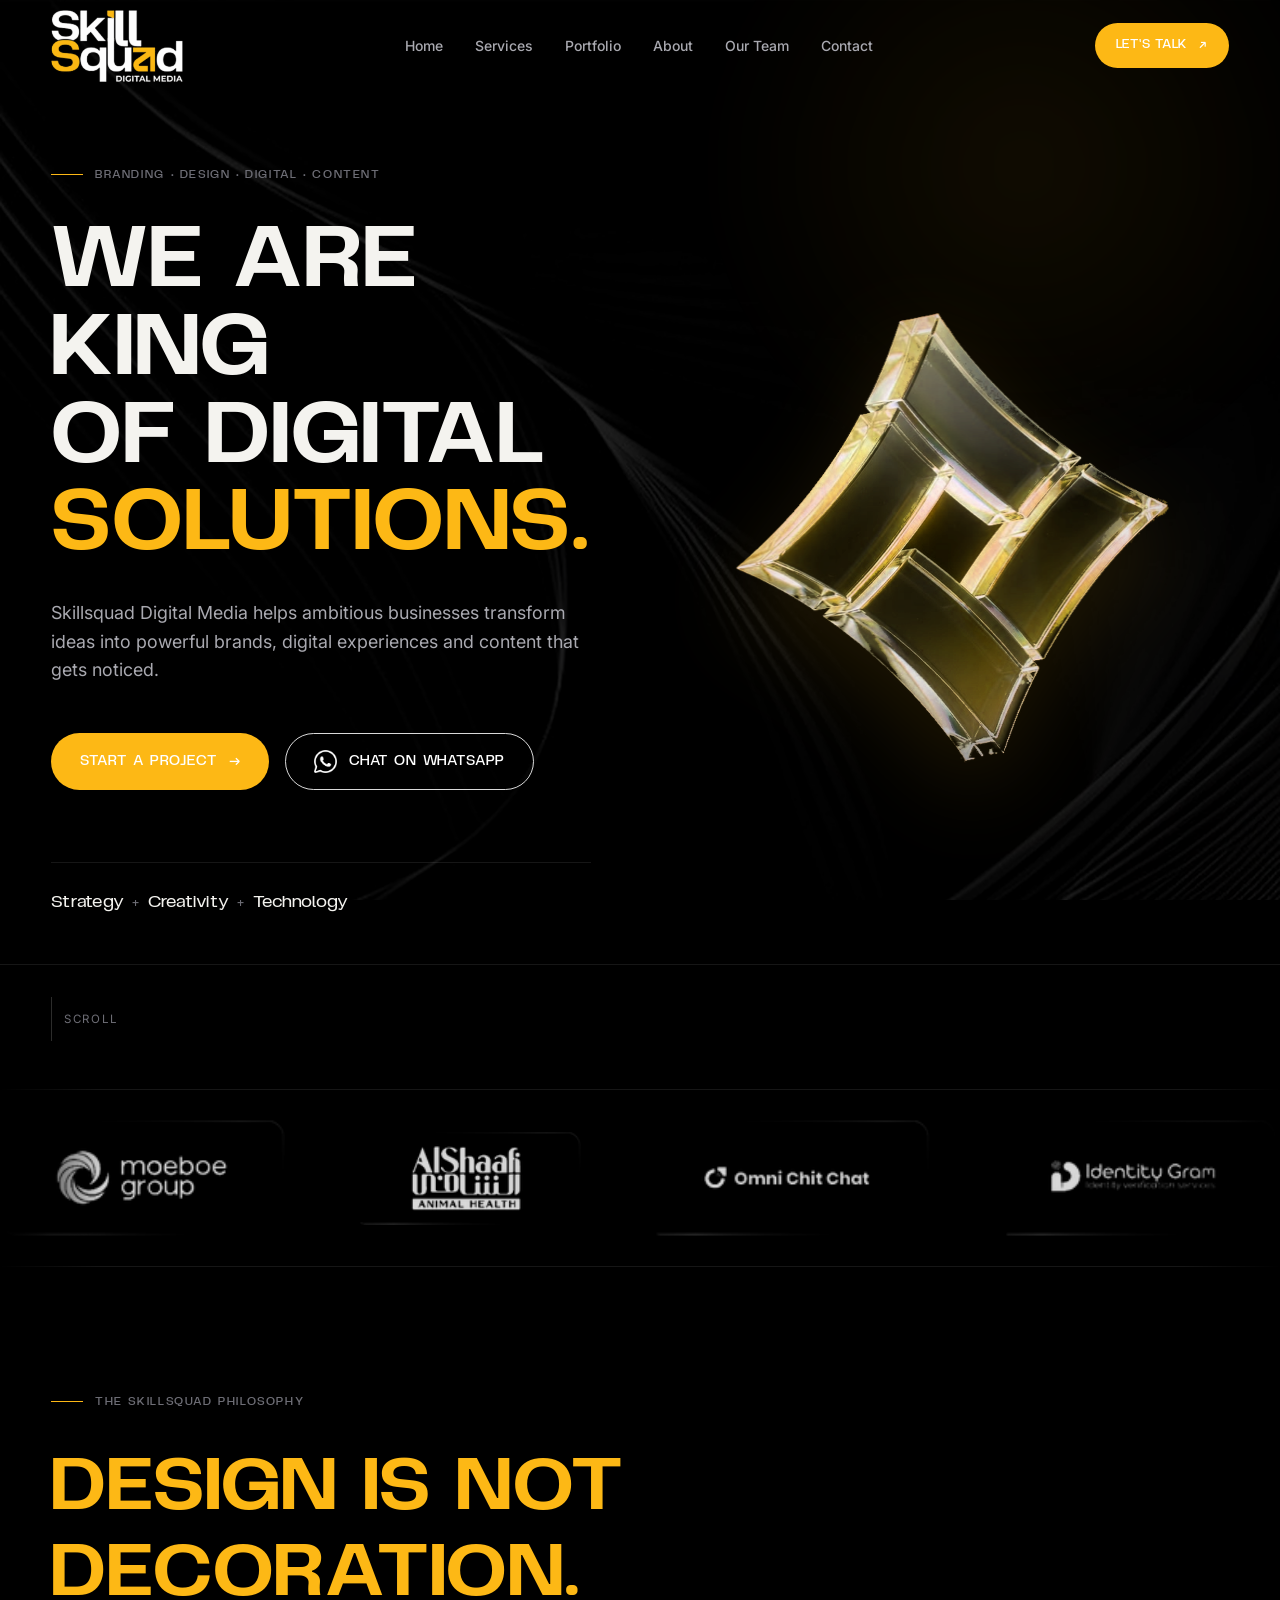
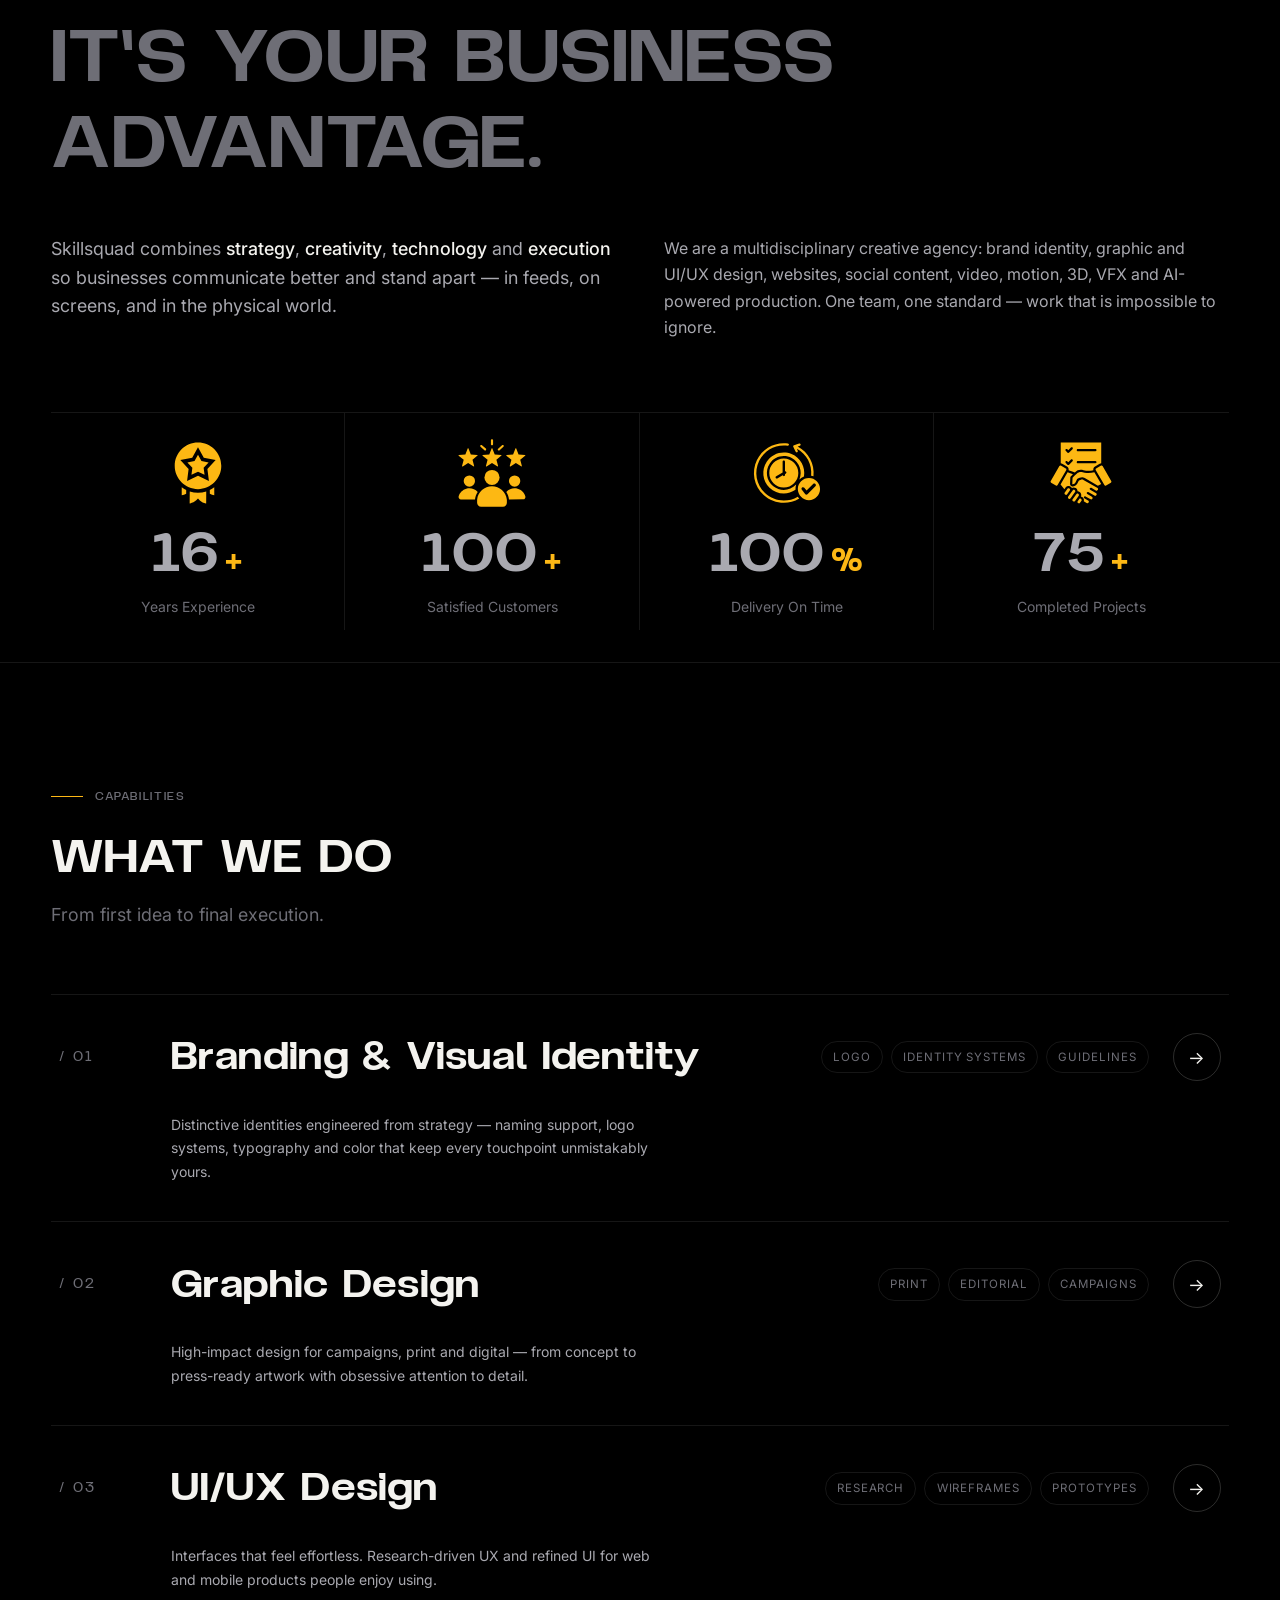
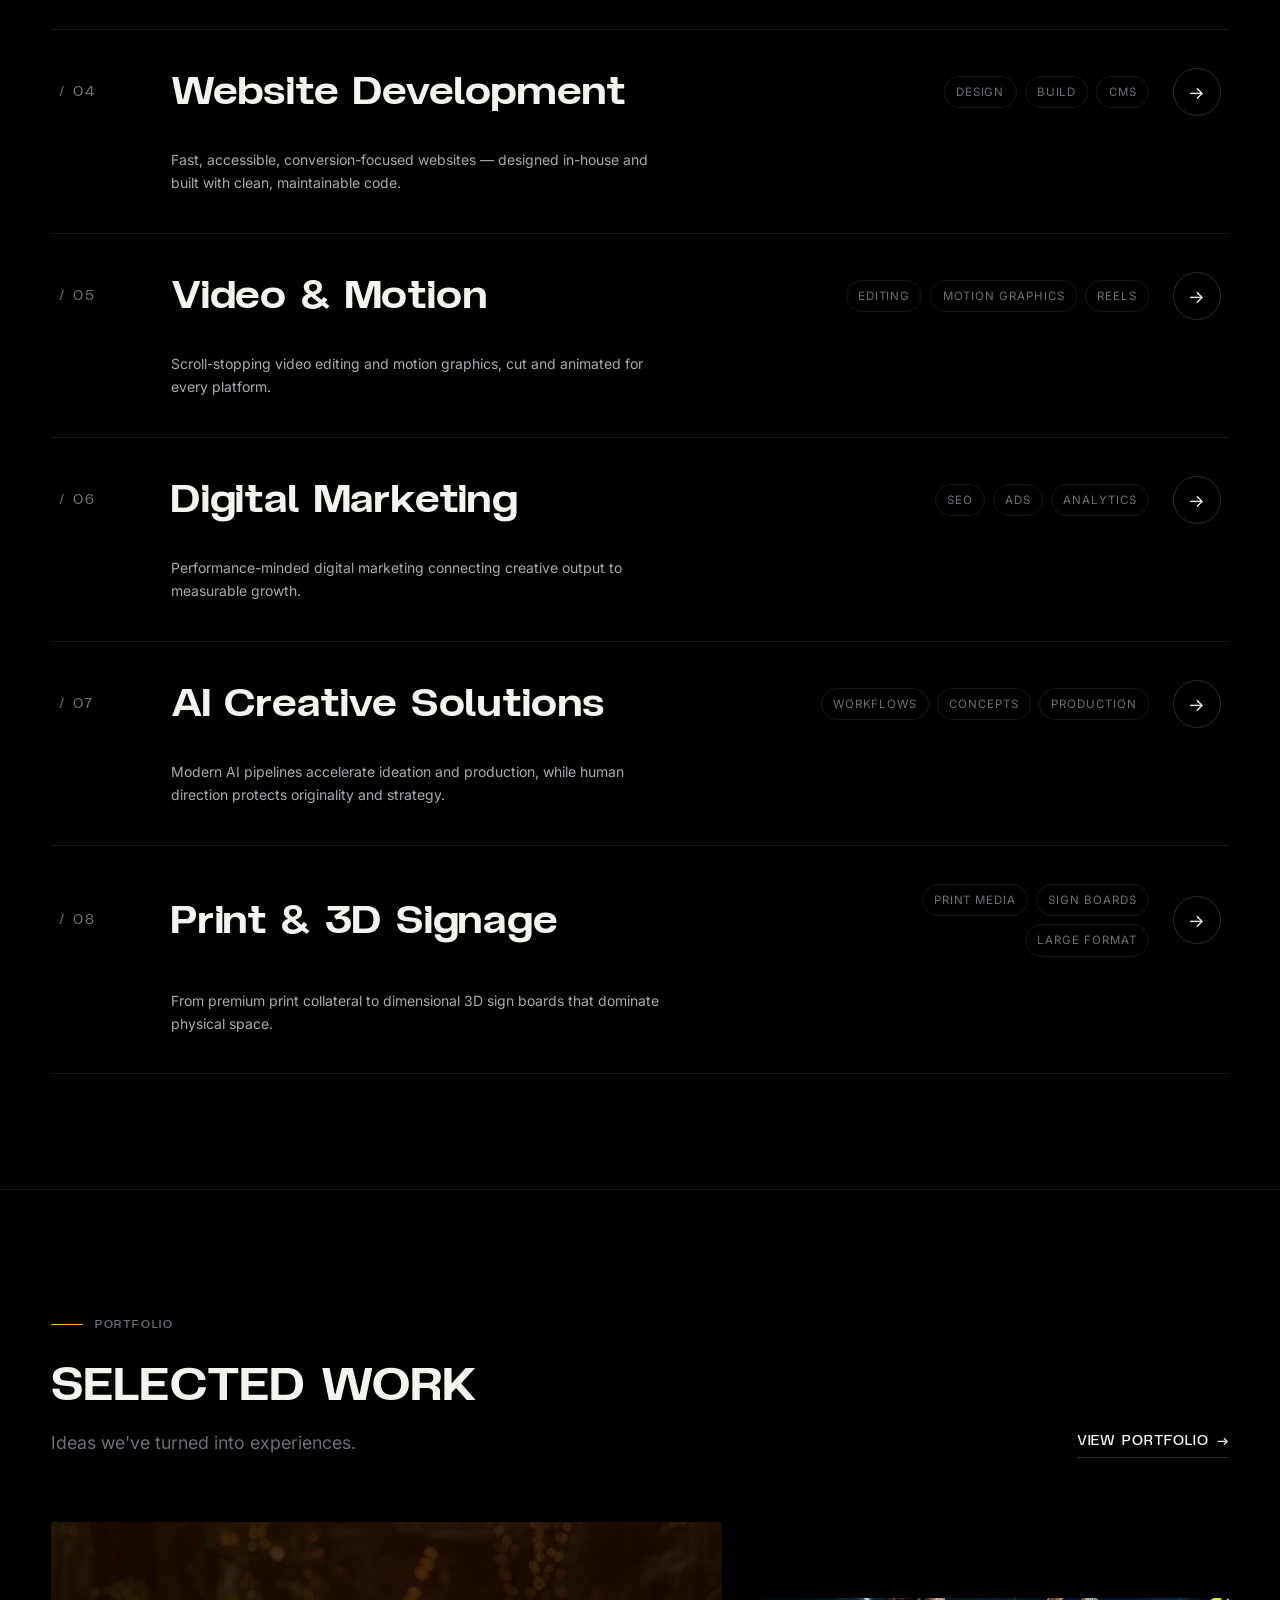
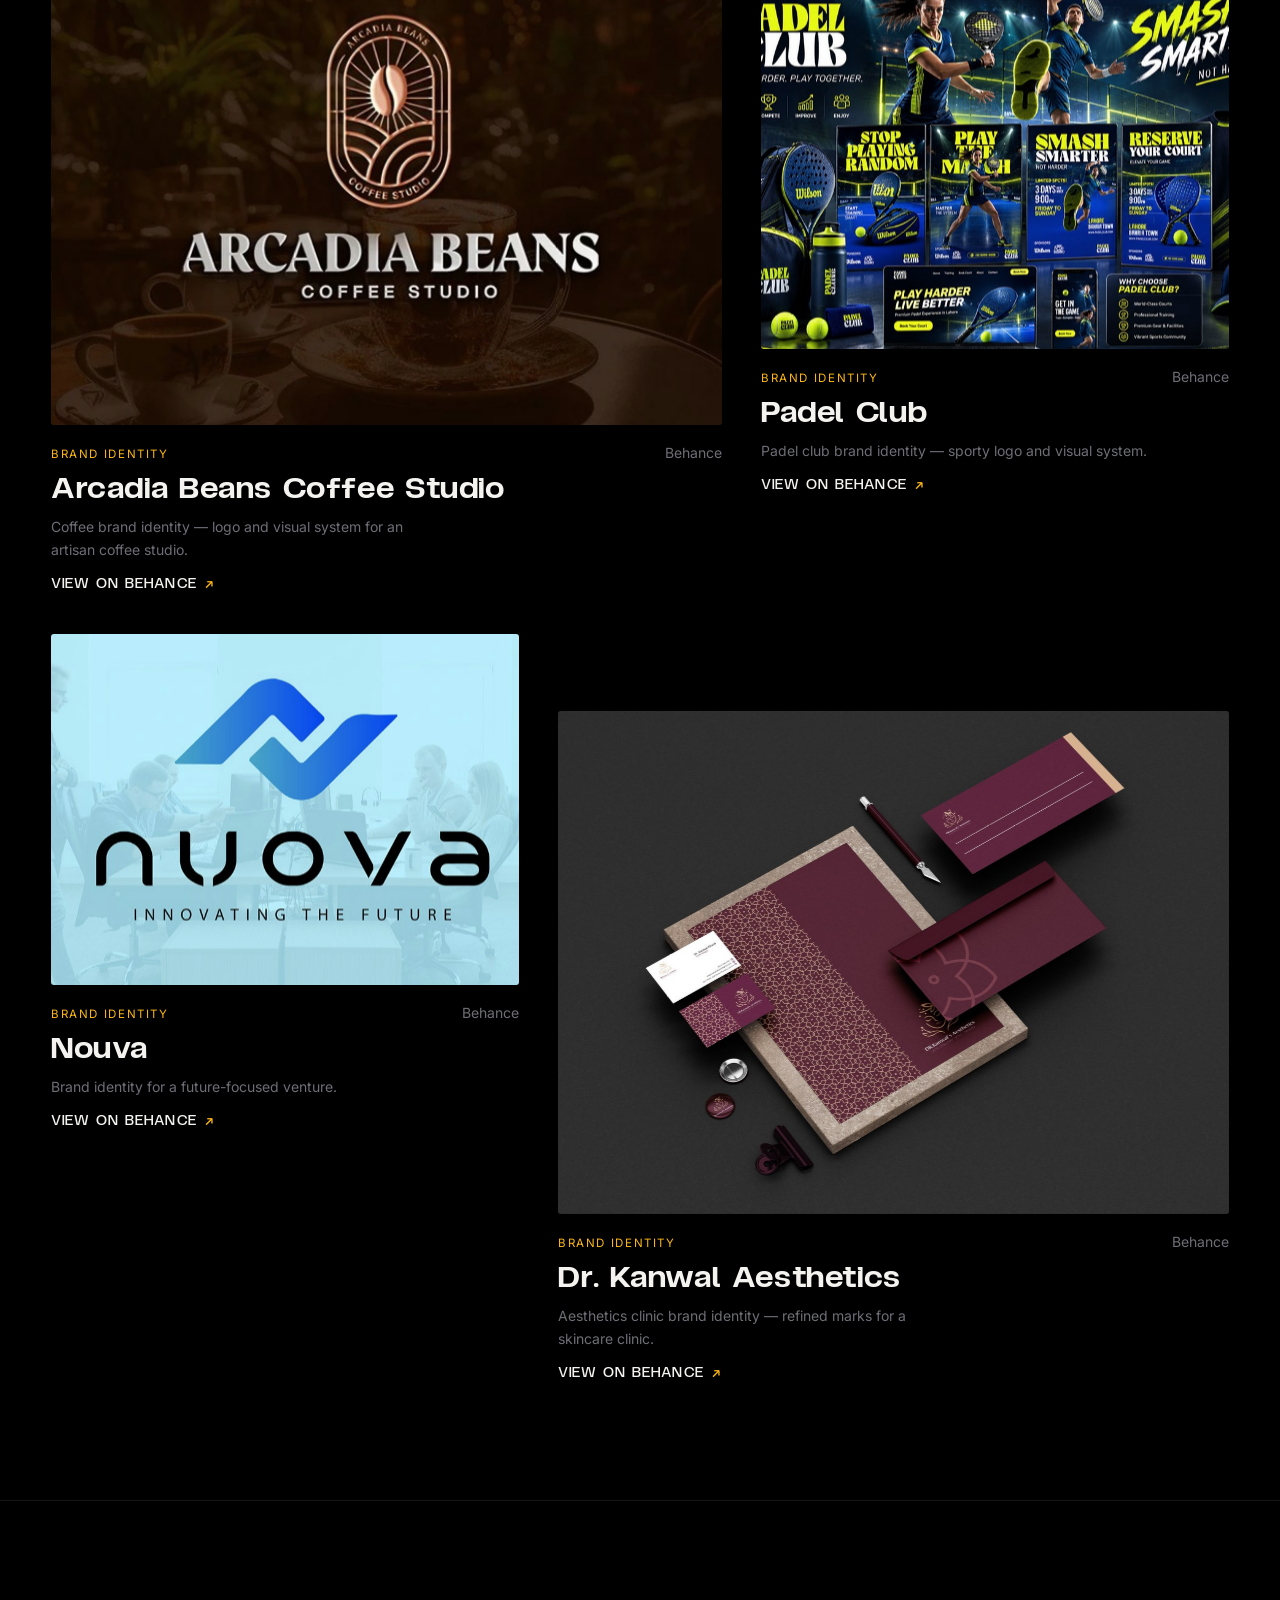
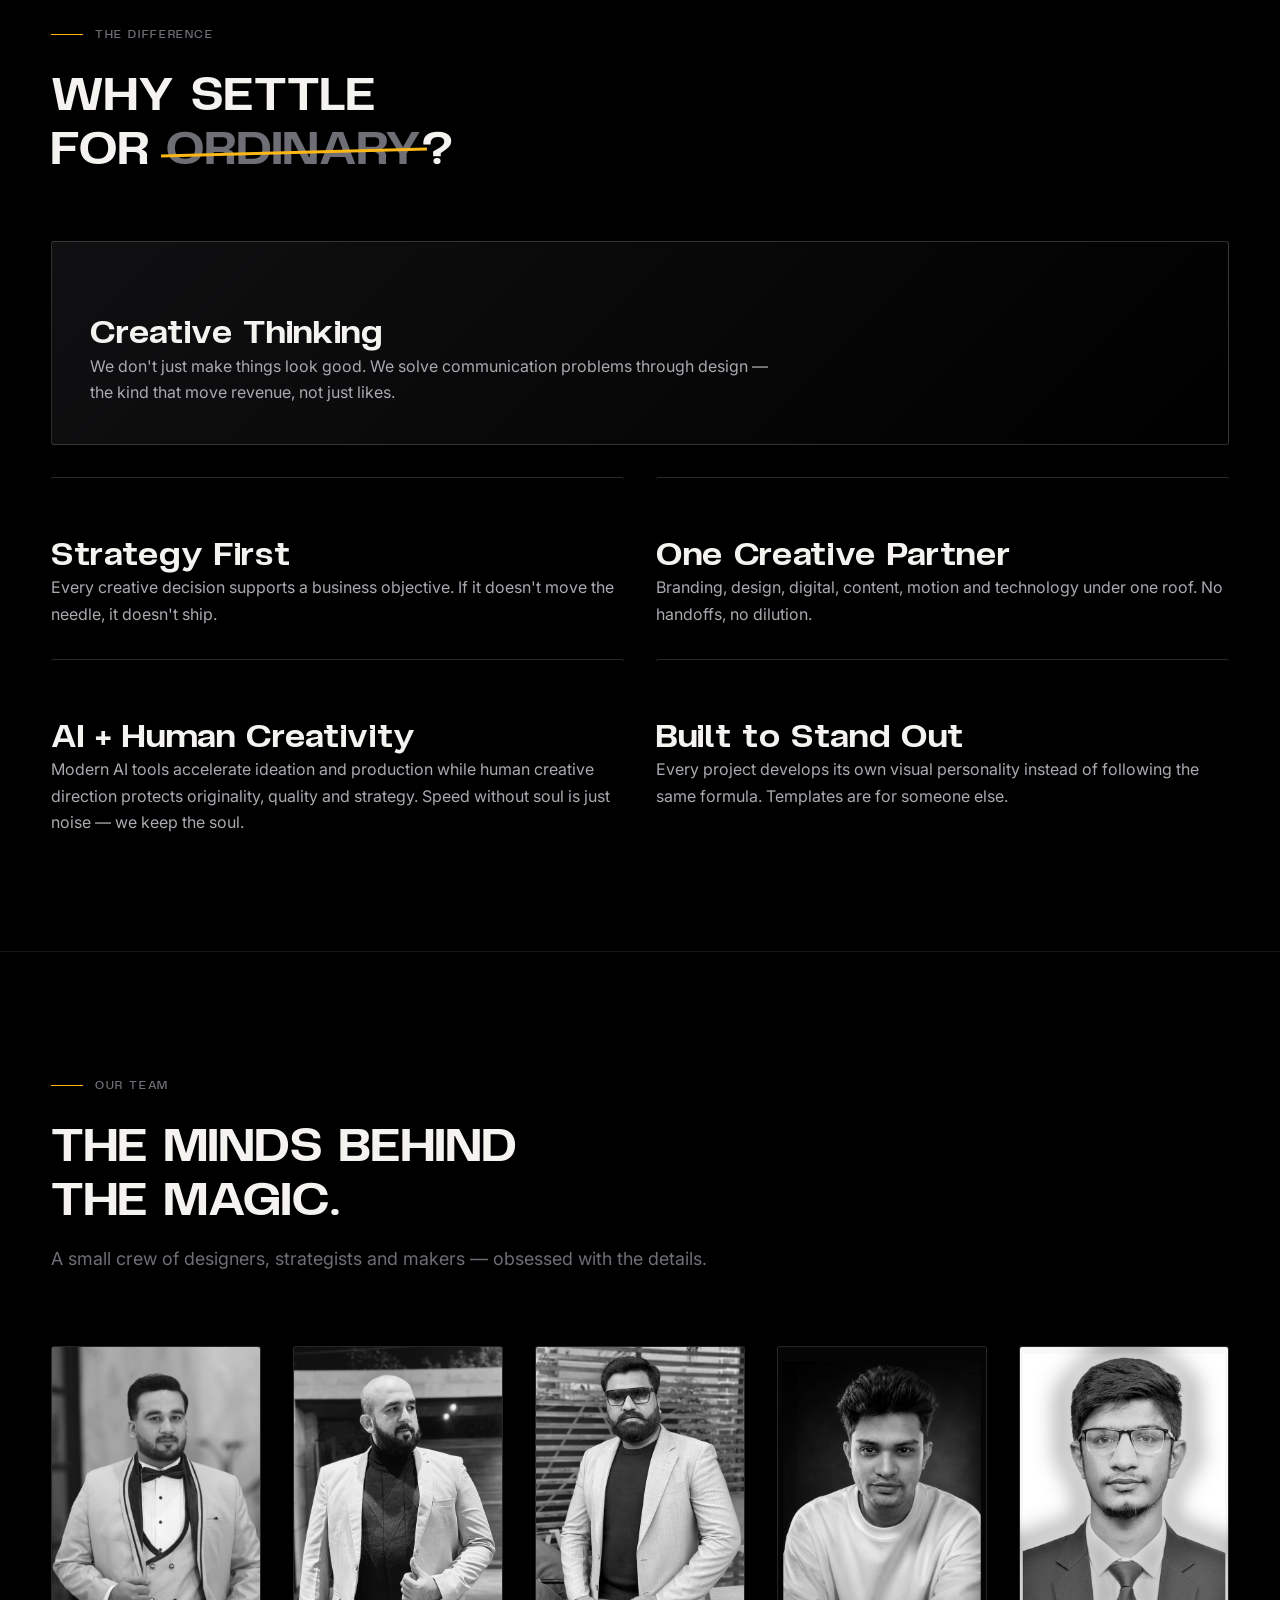
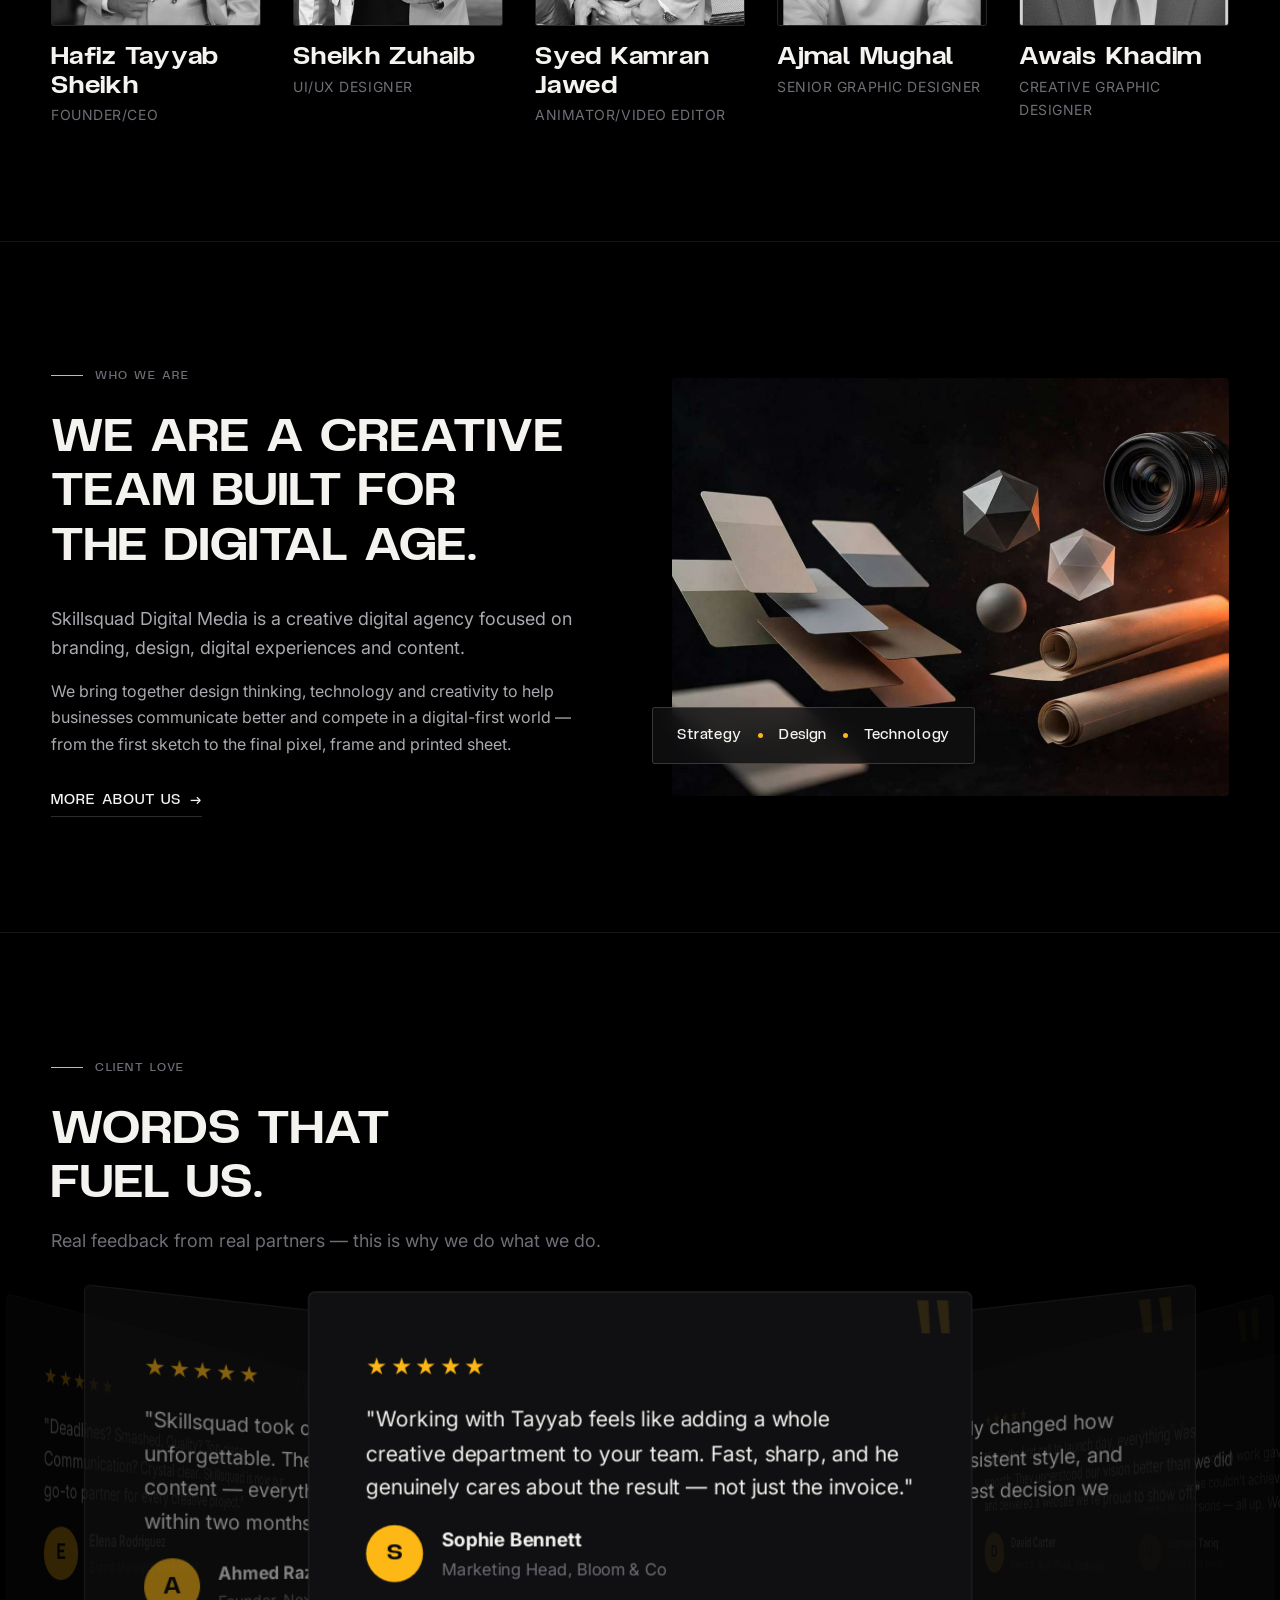
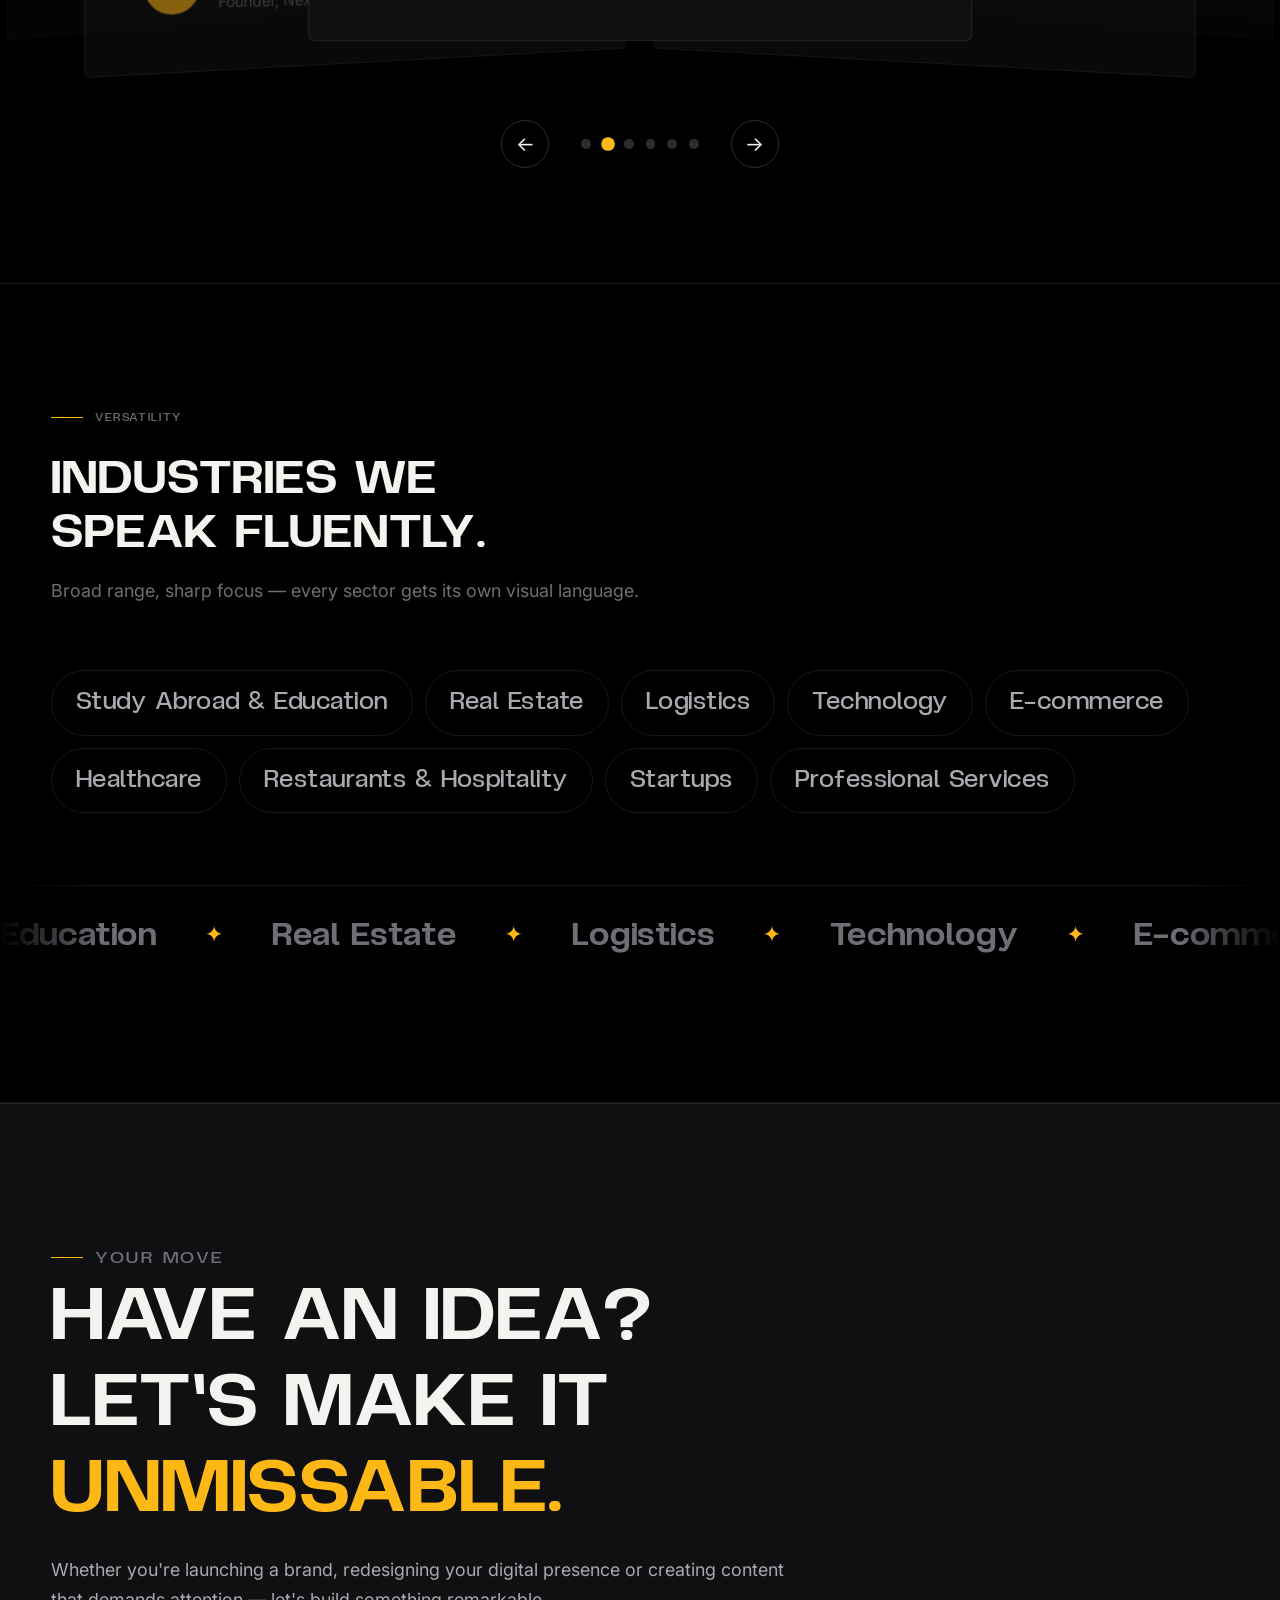
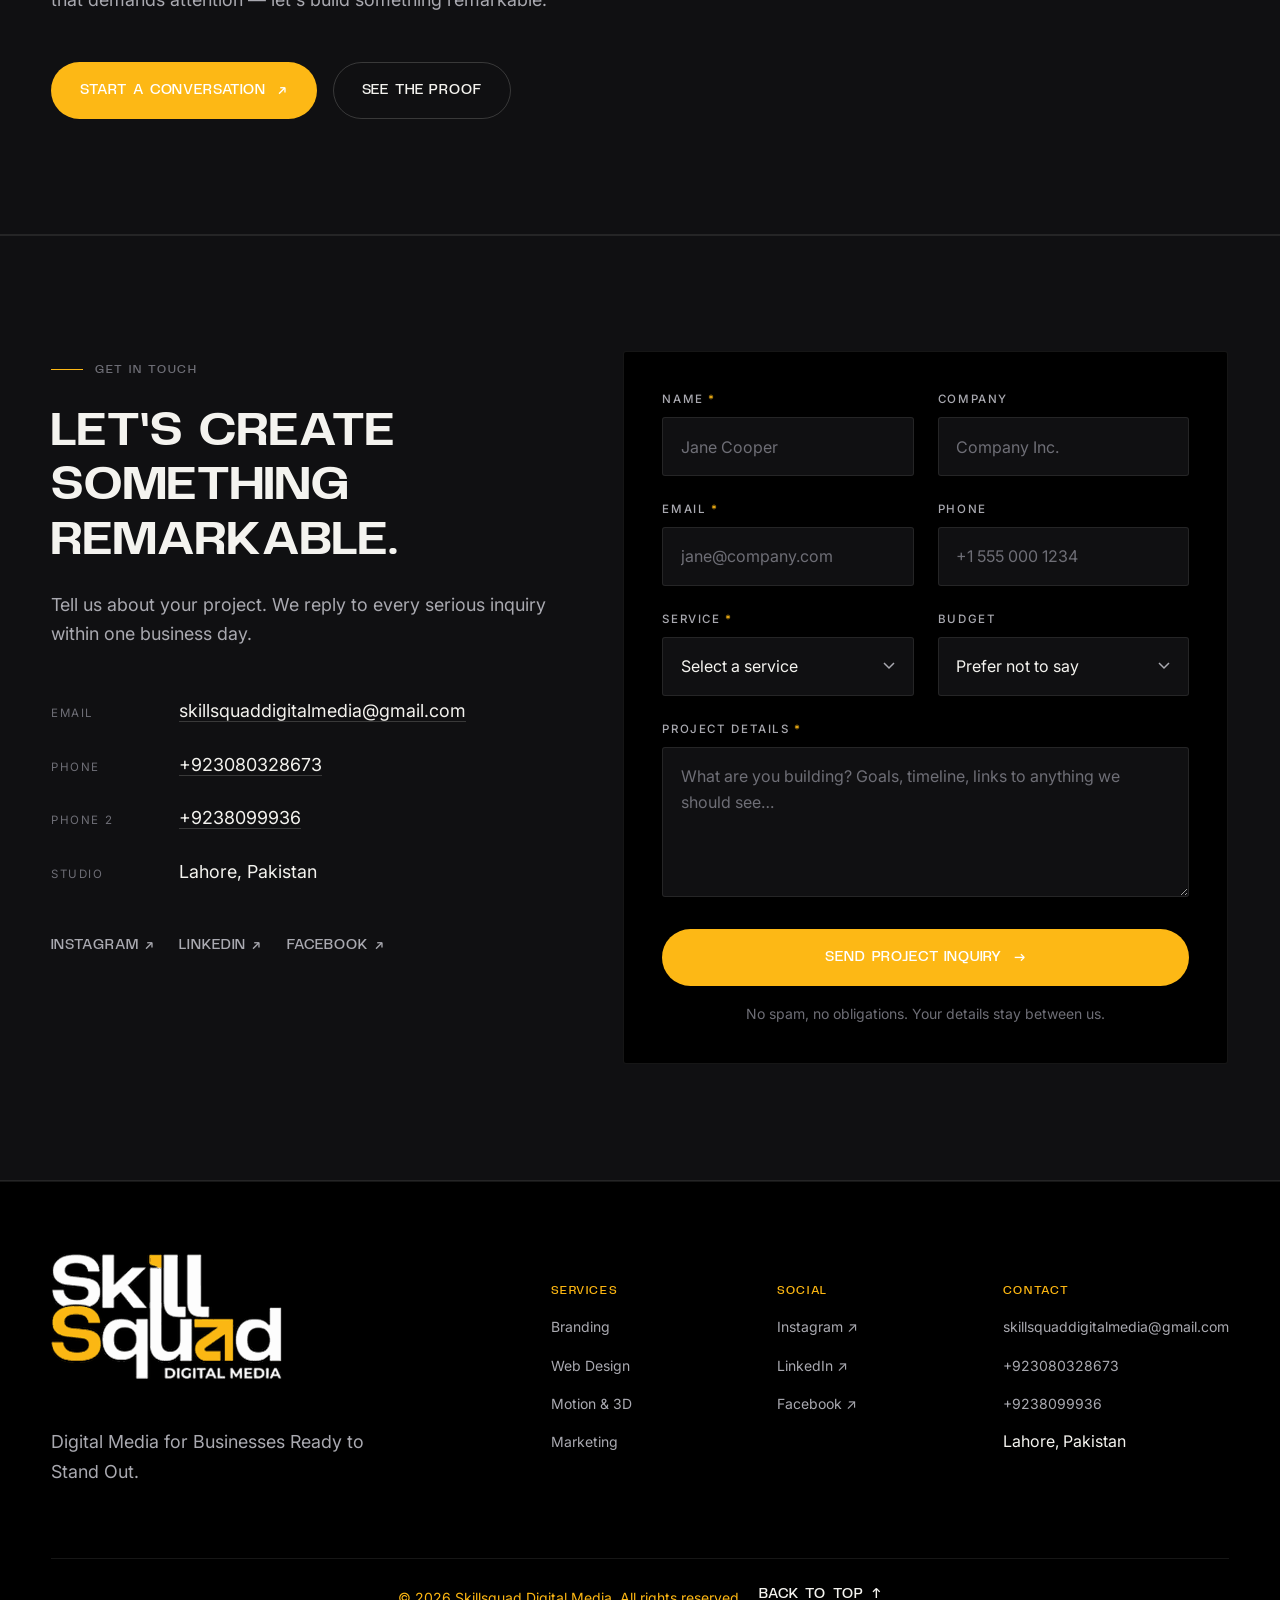
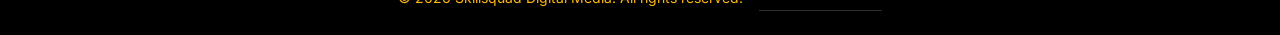
<file: index.html>
<!DOCTYPE html>
<html lang="en">
<head>
  <meta charset="UTF-8">
  <meta name="viewport" content="width=device-width, initial-scale=1.0">
  <!-- Google Analytics 4 -->
  <script async src="https://www.googletagmanager.com/gtag/js?id=G-VV6SNP16XB"></script>
  <script>
    window.dataLayer = window.dataLayer || [];
    function gtag(){dataLayer.push(arguments);}
    gtag('js', new Date());
    gtag('config', 'G-VV6SNP16XB');
  </script>
  <title>Skillsquad Digital Media | Creative Agency in Lahore</title>
  <meta name="description" content="Lahore-based creative digital agency offering branding, graphic design, UI/UX, web development, digital marketing, motion graphics and 3D for brands worldwide.">
  <link rel="canonical" href="https://www.skillsquaddigitalmedia.com/">
  <meta name="google-site-verification" content="O4JrinlKMXCjAufDonmi9CXQlox5dkXu4BDdYUxJEtE">
  <meta name="yandex-verification" content="985972ddcd9dbda6">
  <meta name="msvalidate.01" content="A5D39904EFCDC2A9338D43A8A769AC86">

  <!-- Open Graph -->
  <meta property="og:type" content="website">
  <meta property="og:site_name" content="Skillsquad Digital Media">
  <meta property="og:locale" content="en_US">
  <meta property="og:url" content="https://www.skillsquaddigitalmedia.com/">
  <meta property="og:title" content="Skillsquad Digital Media | Creative Agency in Lahore">
  <meta property="og:description" content="We make brands impossible to ignore. Branding, design, digital, content, one creative partner in Lahore, Pakistan.">
  <meta property="og:image" content="https://www.skillsquaddigitalmedia.com/assets/img/og-cover.jpg">
  <meta property="og:image:width" content="1200">
  <meta property="og:image:height" content="630">
  <meta name="twitter:card" content="summary_large_image">
  <meta name="twitter:title" content="Skillsquad Digital Media | Creative Agency in Lahore">
  <meta name="twitter:description" content="We make brands impossible to ignore. Branding, design, digital, content, one creative partner in Lahore.">
  <meta name="twitter:image" content="https://www.skillsquaddigitalmedia.com/assets/img/og-cover.jpg">
  <meta name="theme-color" content="#0a0a0b">

  <!-- Fonts -->
  <link rel="preconnect" href="https://fonts.googleapis.com">
  <link rel="preconnect" href="https://fonts.gstatic.com" crossorigin>
  <link rel="preload" href="assets/fonts/bomstad-display-700.woff2" as="font" type="font/woff2" crossorigin>
  <link href="https://fonts.googleapis.com/css2?family=Space+Grotesk:wght@400;500;700&family=Inter:wght@400;500;600&display=swap" rel="stylesheet">

  <!-- Styles -->
  <link rel="stylesheet" href="assets/css/tokens.css">
  <link rel="stylesheet" href="assets/css/base.css">
  <link rel="stylesheet" href="assets/css/components.css">
  <link rel="stylesheet" href="assets/css/home.css">

  <link rel="preload" as="image" href="assets/img/hero-element.png" fetchpriority="high">
  <link rel="icon" type="image/svg+xml" href="assets/img/favicon.svg">

  <script type="application/ld+json">
{
  "@context": "https://schema.org",
  "@graph": [
    {
      "@type": "ProfessionalService",
      "@id": "https://www.skillsquaddigitalmedia.com/#organization",
      "name": "Skillsquad Digital Media",
      "slogan": "Digital Media for Businesses Ready to Stand Out.",
      "description": "Creative digital agency: branding, graphic design, UI/UX, web development, digital marketing, motion graphics, 3D and content.",
      "url": "https://www.skillsquaddigitalmedia.com/",
      "logo": "https://www.skillsquaddigitalmedia.com/assets/img/logo.png",
      "email": "skillsquaddigitalmedia@gmail.com",
      "telephone": "+92-308-0328673",
      "address": {
        "@type": "PostalAddress",
        "addressLocality": "Lahore",
        "addressRegion": "Punjab",
        "addressCountry": "PK",
        "streetAddress": "Johar Town"
      },
      "sameAs": [
        "https://www.behance.net/skillsdigital"
      ],
      "areaServed": "Worldwide",
      "knowsAbout": [
        "Branding",
        "UI/UX Design",
        "Web Development",
        "Video Production",
        "Digital Marketing",
        "AI Creative Solutions",
        "Print and 3D Signage"
      ],
      "founder": {
        "@type": "Person",
        "name": "Hafiz Tayyab Sheikh",
        "jobTitle": "Founder & CEO"
      }
    },
    {
      "@type": "WebSite",
      "@id": "https://www.skillsquaddigitalmedia.com/#website",
      "url": "https://www.skillsquaddigitalmedia.com/",
      "name": "Skillsquad Digital Media",
      "inLanguage": "en",
      "publisher": {
        "@id": "https://www.skillsquaddigitalmedia.com/#organization"
      }
    },
    {
      "@type": "FAQPage",
      "@id": "https://www.skillsquaddigitalmedia.com/#faq",
      "mainEntity": [
        {
          "@type": "Question",
          "name": "What services does Skillsquad Digital Media offer?",
          "acceptedAnswer": {
            "@type": "Answer",
            "text": "Branding and visual identity, graphic design, UI/UX design, website development, video and motion graphics, digital marketing, AI creative solutions, and print and 3D signage."
          }
        },
        {
          "@type": "Question",
          "name": "Where is Skillsquad Digital Media located?",
          "acceptedAnswer": {
            "@type": "Answer",
            "text": "Skillsquad Digital Media is based in Johar Town, Lahore, Pakistan, and works with clients worldwide."
          }
        },
        {
          "@type": "Question",
          "name": "How much does a project with Skillsquad cost?",
          "acceptedAnswer": {
            "@type": "Answer",
            "text": "Projects are quoted per scope. The inquiry form offers budget ranges Under $2k, $2k to $5k, $5k to $15k, $15k+, and a Custom Offer option, and every serious inquiry receives a quote."
          }
        },
        {
          "@type": "Question",
          "name": "How quickly will Skillsquad reply to an inquiry?",
          "acceptedAnswer": {
            "@type": "Answer",
            "text": "Every serious inquiry is answered within one business day."
          }
        },
        {
          "@type": "Question",
          "name": "Does Skillsquad work with clients outside Pakistan?",
          "acceptedAnswer": {
            "@type": "Answer",
            "text": "Yes. Skillsquad has served 100+ clients worldwide, across branding, UI/UX, web, video and marketing work."
          }
        }
      ]
    }
  ]
}
  </script>
</head>

<body class="grain">
  <div class="cursor-dot" aria-hidden="true"></div>
  <div class="cursor-ring" aria-hidden="true"></div>
  <a class="skip-link" href="#main">Skip to content</a>

  <!-- ================= NAVIGATION ================= -->
  <header class="site-nav">
    <div class="container nav-inner">
      <a class="brand" href="/" aria-label="Skillsquad Digital Media — home">
        <img src="assets/img/logo.png" alt="Skillsquad Digital Media" width="287" height="161">
      </a>
      <nav class="nav-links" aria-label="Primary">
        <a href="/">Home</a>
        <a href="/services">Services</a>
        <a href="/work">Portfolio</a>
        <a href="/about">About</a>
        <a href="#team">Our Team</a>
        <a href="/contact">Contact</a>
      </nav>
      <div class="nav-cta">
        <a class="btn btn-primary btn-sm" href="/contact" data-magnetic><span class="btn-label">Let's Talk</span> <span class="arr" aria-hidden="true">↗</span></a>
        <button class="nav-burger" aria-label="Open menu" aria-expanded="false" aria-controls="mobileMenu">
          <span></span><span></span><span></span>
        </button>
      </div>
    </div>
  </header>

  <div class="mobile-menu" id="mobileMenu">
    <nav aria-label="Mobile">
      <a class="mlink" href="/"><span class="idx">01</span>Home</a>
      <a class="mlink" href="/services"><span class="idx">02</span>Services</a>
      <a class="mlink" href="/work"><span class="idx">03</span>Portfolio</a>
      <a class="mlink" href="/about"><span class="idx">04</span>About</a>
      <a class="mlink" href="/#team"><span class="idx">05</span>Our Team</a>
      <a class="mlink" href="/contact"><span class="idx">06</span>Contact</a>
    </nav>
    <div class="mfoot">
      <span>Digital Media for Businesses Ready to Stand Out.</span>
      <a href="/contact" class="link-arrow">Let's Talk <span aria-hidden="true">↗</span></a>
    </div>
  </div>

  <main id="main">

    <!-- ================= HERO ================= -->
    <section class="hero" data-hero aria-label="Introduction">
      <div class="hero-glow" aria-hidden="true"></div>
      <div class="container hero-grid">
        <div class="hero-content" data-hero-content>
          <p class="label" data-reveal="none">Branding • Design • Digital • Content</p>
          <h1 class="hero-title" data-reveal="none" id="heroTitle">
            <span class="mask-line"><span style="--line-delay:80ms">WE ARE KING</span></span>
            <span class="mask-line"><span style="--line-delay:200ms">OF DIGITAL</span></span>
            <span class="mask-line"><span style="--line-delay:320ms"><em>SOLUTIONS</em><span class="accent-dot" aria-hidden="true">.</span></span></span>
          </h1>
          <p class="lead hero-copy" data-reveal style="--reveal-delay:420ms">
            Skillsquad Digital Media helps ambitious businesses transform ideas into
            powerful brands, digital experiences and content that gets noticed.
          </p>
          <div class="hero-ctas" data-reveal style="--reveal-delay:540ms">
            <a class="btn btn-primary" href="/contact" data-magnetic><span class="btn-label">Start a Project</span> <span class="arr" aria-hidden="true">→</span></a>
            <a class="btn btn-whatsapp" href="https://wa.me/923080328673" target="_blank" rel="noopener" data-magnetic><img class="wa-icon" src="assets/img/whatsapp-icon.png" alt="" aria-hidden="true"><span class="btn-label">Chat on WhatsApp</span></a>
          </div>
          <div class="hero-meta" data-reveal style="--reveal-delay:660ms">
            <span class="counter-chip"><span class="cur">Strategy</span> + <span class="cur">Creativity</span> + <span class="cur">Technology</span></span>
          </div>
        </div>
        <div class="hero-visual" data-reveal="scale" style="--reveal-delay:300ms">
          <div class="hero-media" data-hero-media>
            <img src="assets/img/hero-element.png" alt="Golden glass 3D geometric element, the Skillsquad signature visual" fetchpriority="high">
          </div>
        </div>
      </div>
      <div class="container hero-foot">
        <span class="scroll-hint"><span class="line" aria-hidden="true"></span> Scroll</span>
      </div>
    </section>

    <!-- ================= MARQUEE ================= -->
    <div class="marquee logo-marquee" aria-hidden="true">
      <div class="marquee-track">
        <img src="assets/img/clients/moeboe-group.png" alt="">
        <img src="assets/img/clients/alshaafi.png" alt="">
        <img src="assets/img/clients/omni-chit-chat.png" alt="">
        <img src="assets/img/clients/identity-gram.png" alt="">
        <img src="assets/img/clients/emir-banq.png" alt="">
        <img src="assets/img/clients/jc-buckman.png" alt="">
        <img src="assets/img/clients/up-marketing.png" alt="">
        <img src="assets/img/clients/student-help-squad.png" alt="">
        <img src="assets/img/clients/personnel-library.png" alt="">
        <img src="assets/img/clients/air-applecart.png" alt="">
        <img src="assets/img/clients/al-noor-orchard.png" alt="">
        <img src="assets/img/clients/taj-mahal.png" alt="">
        <img src="assets/img/clients/buzzhr.png" alt="">
        <img src="assets/img/clients/share-mydine.png" alt="">
        <img src="assets/img/clients/travel-help-squad.png" alt="">
        <img src="assets/img/clients/moeboe-group.png" alt="" aria-hidden="true">
        <img src="assets/img/clients/alshaafi.png" alt="" aria-hidden="true">
        <img src="assets/img/clients/omni-chit-chat.png" alt="" aria-hidden="true">
        <img src="assets/img/clients/identity-gram.png" alt="" aria-hidden="true">
        <img src="assets/img/clients/emir-banq.png" alt="" aria-hidden="true">
        <img src="assets/img/clients/jc-buckman.png" alt="" aria-hidden="true">
        <img src="assets/img/clients/up-marketing.png" alt="" aria-hidden="true">
        <img src="assets/img/clients/student-help-squad.png" alt="" aria-hidden="true">
        <img src="assets/img/clients/personnel-library.png" alt="" aria-hidden="true">
        <img src="assets/img/clients/air-applecart.png" alt="" aria-hidden="true">
        <img src="assets/img/clients/al-noor-orchard.png" alt="" aria-hidden="true">
        <img src="assets/img/clients/taj-mahal.png" alt="" aria-hidden="true">
        <img src="assets/img/clients/buzzhr.png" alt="" aria-hidden="true">
        <img src="assets/img/clients/share-mydine.png" alt="" aria-hidden="true">
        <img src="assets/img/clients/travel-help-squad.png" alt="" aria-hidden="true">
      </div>
    </div>

    <!-- ================= BRAND STATEMENT ================= -->
    <section class="section statement" aria-labelledby="statementH">
      <div class="container">
        <p class="label" data-reveal>The Skillsquad Philosophy</p>
        <h2 id="statementH" class="statement-title" data-reveal>
          <span class="accent">DESIGN IS NOT DECORATION.</span><br>
          <span class="dim">IT'S YOUR BUSINESS ADVANTAGE.</span>
        </h2>
        <div class="statement-grid">
          <p class="lead" data-reveal>
            Skillsquad combines <strong>strategy</strong>, <strong>creativity</strong>,
            <strong>technology</strong> and <strong>execution</strong> so businesses
            communicate better and stand apart — in feeds, on screens, and in the
            physical world.
          </p>
          <p data-reveal style="--reveal-delay:120ms">
            We are a multidisciplinary creative agency: brand identity, graphic and
            UI/UX design, websites, social content, video, motion, 3D, VFX and
            AI-powered production. One team, one standard — work that is impossible
            to ignore.
          </p>
        </div>

        <!-- Stats: PLACEHOLDER values — editable in assets/js/site-data.js -->
        <div class="stats" data-reveal>
          <div class="stat">
            <span class="stat-icon" aria-hidden="true"><img src="assets/img/expertise-01.svg" alt=""></span>
            <p class="value"><span data-count="16">0</span><span class="suffix">+</span></p>
            <p class="caption">Years Experience</p>
          </div>
          <div class="stat">
            <span class="stat-icon" aria-hidden="true"><img src="assets/img/expertise-02.svg" alt=""></span>
            <p class="value"><span data-count="100">0</span><span class="suffix">+</span></p>
            <p class="caption">Satisfied Customers</p>
          </div>
          <div class="stat">
            <span class="stat-icon" aria-hidden="true"><img src="assets/img/expertise-03.svg" alt=""></span>
            <p class="value"><span data-count="100">0</span><span class="suffix">%</span></p>
            <p class="caption">Delivery On Time</p>
          </div>
          <div class="stat">
            <span class="stat-icon" aria-hidden="true"><img src="assets/img/expertise-04.svg" alt=""></span>
            <p class="value"><span data-count="75">0</span><span class="suffix">+</span></p>
            <p class="caption">Completed Projects</p>
          </div>
        </div>
      </div>
    </section>

    <hr class="rule">

    <!-- ================= SERVICES ================= -->
    <section class="section" id="services" aria-labelledby="servicesH">
      <div class="container">
        <div class="section-head">
          <p class="label" data-reveal>Capabilities</p>
          <h2 id="servicesH" data-reveal>WHAT WE DO</h2>
          <p class="support" data-reveal>From first idea to final execution.</p>
        </div>

        <div class="service-list" data-reveal>
          <a class="service-row" href="/services#branding" data-img="assets/img/work-kinetic.jpg">
            <span class="num">/ 01</span>
            <h3>Branding &amp; Visual Identity</h3>
            <ul class="tags"><li>Logo</li><li>Identity Systems</li><li>Guidelines</li></ul>
            <span class="go" aria-hidden="true">→</span>
            <span class="desc">Distinctive identities engineered from strategy — naming support, logo systems, typography and color that keep every touchpoint unmistakably yours.</span>
          </a>
          <a class="service-row" href="/services#graphic" data-img="assets/img/work-pulse.jpg">
            <span class="num">/ 02</span>
            <h3>Graphic Design</h3>
            <ul class="tags"><li>Print</li><li>Editorial</li><li>Campaigns</li></ul>
            <span class="go" aria-hidden="true">→</span>
            <span class="desc">High-impact design for campaigns, print and digital — from concept to press-ready artwork with obsessive attention to detail.</span>
          </a>
          <a class="service-row" href="/services#uiux" data-img="assets/img/work-atlas.jpg">
            <span class="num">/ 03</span>
            <h3>UI/UX Design</h3>
            <ul class="tags"><li>Research</li><li>Wireframes</li><li>Prototypes</li></ul>
            <span class="go" aria-hidden="true">→</span>
            <span class="desc">Interfaces that feel effortless. Research-driven UX and refined UI for web and mobile products people enjoy using.</span>
          </a>
          <a class="service-row" href="/services#web" data-img="assets/img/work-atlas.jpg">
            <span class="num">/ 04</span>
            <h3>Website Development</h3>
            <ul class="tags"><li>Design</li><li>Build</li><li>CMS</li></ul>
            <span class="go" aria-hidden="true">→</span>
            <span class="desc">Fast, accessible, conversion-focused websites — designed in-house and built with clean, maintainable code.</span>
          </a>
          <a class="service-row" href="/services#motion" data-img="assets/img/svc-motion-logoreveal.jpg">
            <span class="num">/ 05</span>
            <h3>Video &amp; Motion</h3>
            <ul class="tags"><li>Editing</li><li>Motion Graphics</li><li>Reels</li></ul>
            <span class="go" aria-hidden="true">→</span>
            <span class="desc">Scroll-stopping video editing and motion graphics, cut and animated for every platform.</span>
          </a>
          <a class="service-row" href="/services#marketing" data-img="assets/img/work-lumen.jpg">
            <span class="num">/ 06</span>
            <h3>Digital Marketing</h3>
            <ul class="tags"><li>SEO</li><li>Ads</li><li>Analytics</li></ul>
            <span class="go" aria-hidden="true">→</span>
            <span class="desc">Performance-minded digital marketing connecting creative output to measurable growth.</span>
          </a>
          <a class="service-row" href="/services#ai" data-img="assets/img/svc-ai-sonic.jpg">
            <span class="num">/ 07</span>
            <h3>AI Creative Solutions</h3>
            <ul class="tags"><li>Workflows</li><li>Concepts</li><li>Production</li></ul>
            <span class="go" aria-hidden="true">→</span>
            <span class="desc">Modern AI pipelines accelerate ideation and production, while human direction protects originality and strategy.</span>
          </a>
          <a class="service-row" href="/services#print" data-img="assets/img/work-verde.jpg">
            <span class="num">/ 08</span>
            <h3>Print &amp; 3D Signage</h3>
            <ul class="tags"><li>Print Media</li><li>Sign Boards</li><li>Large Format</li></ul>
            <span class="go" aria-hidden="true">→</span>
            <span class="desc">From premium print collateral to dimensional 3D sign boards that dominate physical space.</span>
          </a>
        </div>
      </div>
    </section>

    <hr class="rule">

    <!-- ================= SELECTED WORK ================= -->
    <!-- NOTE: sample projects (placeholders) — replace with real client work -->
    <section class="section" id="work" aria-labelledby="workH">
      <div class="container">
        <div class="section-head work-head">
          <div>
            <p class="label" data-reveal>Portfolio</p>
            <h2 id="workH" data-reveal>SELECTED WORK</h2>
            <p class="support" data-reveal>Ideas we've turned into experiences.</p>
          </div>
          <a class="link-arrow" href="/work" data-reveal>View Portfolio <span aria-hidden="true">→</span></a>
        </div>

        <div class="work-grid">
          <a class="project span-7" href="https://www.behance.net/gallery/253230145/Arcadia-Beans-Coffee-Studio" target="_blank" rel="noopener" data-cursor="view" data-reveal>
            <div class="media clip-reveal"><img src="assets/img/work-arcadia-beans.jpg" alt="Arcadia Beans Coffee Studio — coffee brand identity" loading="lazy"></div>
            <div class="meta"><span class="cat">Brand Identity</span><span class="year">Behance</span></div>
            <h3>Arcadia Beans Coffee Studio</h3>
            <p class="blurb">Coffee brand identity — logo and visual system for an artisan coffee studio.</p>
            <span class="view">View on Behance <span class="arr" aria-hidden="true">↗</span></span>
          </a>

          <a class="project span-5 offset" href="https://www.behance.net/gallery/253198991/Padel-Club-Branding" target="_blank" rel="noopener" data-cursor="view" data-reveal style="--reveal-delay:120ms">
            <div class="media clip-reveal"><img src="assets/img/work-padel-club.jpg" alt="Padel Club — branding" loading="lazy"></div>
            <div class="meta"><span class="cat">Brand Identity</span><span class="year">Behance</span></div>
            <h3>Padel Club</h3>
            <p class="blurb">Padel club brand identity — sporty logo and visual system.</p>
            <span class="view">View on Behance <span class="arr" aria-hidden="true">↗</span></span>
          </a>

          <a class="project span-5" href="https://www.behance.net/gallery/232829993/Nouva-Innovating-The-Future" target="_blank" rel="noopener" data-cursor="view" data-reveal>
            <div class="media clip-reveal"><img src="assets/img/work-nouva.jpg" alt="Nouva — innovating the future, brand identity" loading="lazy"></div>
            <div class="meta"><span class="cat">Brand Identity</span><span class="year">Behance</span></div>
            <h3>Nouva</h3>
            <p class="blurb">Brand identity for a future-focused venture.</p>
            <span class="view">View on Behance <span class="arr" aria-hidden="true">↗</span></span>
          </a>

          <a class="project span-7 offset" href="https://www.behance.net/gallery/253199503/Dr-Kanwal-Aesthetics-Brand-Identity" target="_blank" rel="noopener" data-cursor="view" data-reveal style="--reveal-delay:120ms">
            <div class="media clip-reveal"><img src="assets/img/work-dr-kanwal.jpg" alt="Dr. Kanwal Aesthetics — brand identity" loading="lazy"></div>
            <div class="meta"><span class="cat">Brand Identity</span><span class="year">Behance</span></div>
            <h3>Dr. Kanwal Aesthetics</h3>
            <p class="blurb">Aesthetics clinic brand identity — refined marks for a skincare clinic.</p>
            <span class="view">View on Behance <span class="arr" aria-hidden="true">↗</span></span>
          </a>
        </div>
      </div>
    </section>

    <hr class="rule">
    <!-- ================= WHY SKILLSQUAD ================= -->
    <section class="section why" aria-labelledby="whyH">
      <div class="container">
        <div class="section-head">
          <p class="label" data-reveal>The Difference</p>
          <h2 id="whyH" data-reveal>WHY SETTLE FOR <span class="strike">ORDINARY</span>?</h2>
        </div>

        <div class="why-grid">
          <article class="why-lead" data-reveal>
            <p class="why-index">/ 01</p>
            <h3>Creative Thinking</h3>
            <p>We don't just make things look good. We solve communication problems through design — the kind that move revenue, not just likes.</p>
          </article>
          <article class="why-item" data-reveal style="--reveal-delay:80ms">
            <p class="why-index">/ 02</p>
            <h3>Strategy First</h3>
            <p>Every creative decision supports a business objective. If it doesn't move the needle, it doesn't ship.</p>
          </article>
          <article class="why-item" data-reveal style="--reveal-delay:140ms">
            <p class="why-index">/ 03</p>
            <h3>One Creative Partner</h3>
            <p>Branding, design, digital, content, motion and technology under one roof. No handoffs, no dilution.</p>
          </article>
          <article class="why-item why-wide" data-reveal>
            <p class="why-index">/ 04</p>
            <h3>AI + Human Creativity</h3>
            <p>Modern AI tools accelerate ideation and production while human creative direction protects originality, quality and strategy. Speed without soul is just noise — we keep the soul.</p>
          </article>
          <article class="why-item why-wide" data-reveal style="--reveal-delay:100ms">
            <p class="why-index">/ 05</p>
            <h3>Built to Stand Out</h3>
            <p>Every project develops its own visual personality instead of following the same formula. Templates are for someone else.</p>
          </article>
        </div>
      </div>
    </section>

    <hr class="rule">

    <!-- ================= TEAM ================= -->
    <section class="section" id="team" aria-labelledby="teamH">
      <div class="container">
        <div class="section-head">
          <div>
            <p class="label" data-reveal>Our Team</p>
            <h2 id="teamH" data-reveal>THE MINDS BEHIND<br>THE MAGIC.</h2>
          </div>
          <p class="support" data-reveal>A small crew of designers, strategists and makers — obsessed with the details.</p>
        </div>

        <div class="team-grid">
          <article class="team-card" data-reveal>
            <div class="team-photo"><img src="assets/img/team-hafiz.jpg" alt="Hafiz Tayyab, Founder and Creative Director" width="600" height="800" loading="lazy"></div>
            <h3>Hafiz Tayyab Sheikh</h3>
            <p class="role">Founder/CEO</p>
          </article>

          <article class="team-card" data-reveal style="--reveal-delay:100ms">
            <div class="team-photo"><img src="assets/img/team-zuhaib.jpg" alt="Sheikh Zuhaib, UI/UX Designer" width="600" height="800" loading="lazy"></div>
            <h3>Sheikh Zuhaib</h3>
            <p class="role">UI/UX Designer</p>
          </article>

          <article class="team-card" data-reveal style="--reveal-delay:200ms">
            <div class="team-photo"><img src="assets/img/team-member-3.jpg" alt="Syed Kamran Jawed, Animator/Video Editor" width="600" height="800" loading="lazy"></div>
            <h3>Syed Kamran Jawed</h3>
            <p class="role">Animator/Video Editor</p>
          </article>

          <article class="team-card" data-reveal style="--reveal-delay:300ms">
            <div class="team-photo"><img src="assets/img/team-member-ajmal.jpg" alt="Ajmal Mughal, Senior Graphic Designer" width="600" height="800" loading="lazy"></div>
            <h3>Ajmal Mughal</h3>
            <p class="role">Senior Graphic Designer</p>
          </article>
          <article class="team-card" data-reveal style="--reveal-delay:400ms">
            <div class="team-photo"><img src="assets/img/team-member-4.jpg" alt="Awais Khadim, Creative Graphic Designer" width="600" height="800" loading="lazy"></div>
            <h3>Awais Khadim</h3>
            <p class="role">Creative Graphic Designer</p>
          </article>
        </div>
      </div>
    </section>

    <hr class="rule">

    <!-- ================= ABOUT ================= -->
    <section class="section about" aria-labelledby="aboutH">
      <div class="container about-grid">
        <div class="about-copy">
          <p class="label" data-reveal>Who We Are</p>
          <h2 id="aboutH" data-reveal>WE ARE A CREATIVE TEAM BUILT FOR THE DIGITAL AGE.</h2>
          <p class="lead" data-reveal style="--reveal-delay:100ms">
            Skillsquad Digital Media is a creative digital agency focused on branding,
            design, digital experiences and content.
          </p>
          <p data-reveal style="--reveal-delay:180ms">
            We bring together design thinking, technology and creativity to help
            businesses communicate better and compete in a digital-first world —
            from the first sketch to the final pixel, frame and printed sheet.
          </p>
          <a class="link-arrow" href="/about" data-reveal style="--reveal-delay:240ms">More About Us <span aria-hidden="true">→</span></a>
        </div>
        <div class="about-visual" data-reveal="scale">
          <div class="clip-reveal">
            <img src="assets/img/about-studio.jpg" alt="Art-directed composition of floating design artifacts in dark space with orange light" loading="lazy">
          </div>
          <div class="about-badge" aria-hidden="true">
            <span>Strategy</span><span>Design</span><span>Technology</span>
          </div>
        </div>
      </div>
    </section>

    <hr class="rule">

    <!-- ================= TESTIMONIALS ================= -->
    <section class="section testimonials" aria-labelledby="testiH">
      <div class="container">
        <div class="section-head">
          <p class="label" data-reveal>Client Love</p>
          <h2 id="testiH" data-reveal>WORDS THAT <span class="accent-word">FUEL US.</span></h2>
          <p class="support" data-reveal>Real feedback from real partners — this is why we do what we do.</p>
        </div>
        <div class="testi-carousel" data-reveal>
          <div class="testi-stage">
            <article class="testi-card">
              <div class="testi-stars" aria-label="5 out of 5 stars">★★★★★</div>
              <blockquote>"Skillsquad took our brand from invisible to unforgettable. The new identity, the website, the content — everything just clicks. Our inquiries doubled within two months."</blockquote>
              <div class="testi-person">
                <span class="testi-avatar" aria-hidden="true">A</span>
                <div><p class="testi-name">Ahmed Raza</p><p class="testi-role">Founder, Nexgistic</p></div>
              </div>
            </article>
            <article class="testi-card">
              <div class="testi-stars" aria-label="5 out of 5 stars">★★★★★</div>
              <blockquote>"Working with Tayyab feels like adding a whole creative department to your team. Fast, sharp, and he genuinely cares about the result — not just the invoice."</blockquote>
              <div class="testi-person">
                <span class="testi-avatar" aria-hidden="true">S</span>
                <div><p class="testi-name">Sophie Bennett</p><p class="testi-role">Marketing Head, Bloom &amp; Co</p></div>
              </div>
            </article>
            <article class="testi-card">
              <div class="testi-stars" aria-label="5 out of 5 stars">★★★★★</div>
              <blockquote>"The social media creatives completely changed how customers see us. Premium look, consistent style, and engagement went through the roof. Best decision we made this year."</blockquote>
              <div class="testi-person">
                <span class="testi-avatar" aria-hidden="true">B</span>
                <div><p class="testi-name">Bilal Sheikh</p><p class="testi-role">CEO, Nutritional World</p></div>
              </div>
            </article>
            <article class="testi-card">
              <div class="testi-stars" aria-label="5 out of 5 stars">★★★★★</div>
              <blockquote>"From the first call to launch day, everything was smooth. They understood our vision better than we did and delivered a website we're proud to show off."</blockquote>
              <div class="testi-person">
                <span class="testi-avatar" aria-hidden="true">D</span>
                <div><p class="testi-name">David Carter</p><p class="testi-role">Director, NorthPeak Ventures</p></div>
              </div>
            </article>
            <article class="testi-card">
              <div class="testi-stars" aria-label="5 out of 5 stars">★★★★★</div>
              <blockquote>"The video and motion work gave our product a premium feel we couldn't achieve before. Views, shares, conversions — all up. Worth every rupee."</blockquote>
              <div class="testi-person">
                <span class="testi-avatar" aria-hidden="true">U</span>
                <div><p class="testi-name">Usman Tariq</p><p class="testi-role">CMO, Emir Banq</p></div>
              </div>
            </article>
            <article class="testi-card">
              <div class="testi-stars" aria-label="5 out of 5 stars">★★★★★</div>
              <blockquote>"Deadlines? Smashed. Quality? Top class. Communication? Crystal clear. Skillsquad is now our go-to partner for every creative project."</blockquote>
              <div class="testi-person">
                <span class="testi-avatar" aria-hidden="true">E</span>
                <div><p class="testi-name">Elena Rodriguez</p><p class="testi-role">Brand Manager, Casa Verde</p></div>
              </div>
            </article>
          </div>
          <div class="testi-nav">
            <button class="testi-prev" aria-label="Previous testimonial">←</button>
            <div class="testi-dots"></div>
            <button class="testi-next" aria-label="Next testimonial">→</button>
          </div>
        </div>
      </div>
    </section>

    <hr class="rule">

    <!-- ================= INDUSTRIES ================= -->
    <section class="section industries" aria-labelledby="indH">
      <div class="container">
        <div class="section-head">
          <p class="label" data-reveal>Versatility</p>
          <h2 id="indH" data-reveal>INDUSTRIES WE SPEAK FLUENTLY.</h2>
          <p class="support" data-reveal>Broad range, sharp focus — every sector gets its own visual language.</p>
        </div>
        <div class="ind-tags" data-reveal>
          <span class="ind-tag">Study Abroad &amp; Education</span>
          <span class="ind-tag">Real Estate</span>
          <span class="ind-tag">Logistics</span>
          <span class="ind-tag">Technology</span>
          <span class="ind-tag">E-commerce</span>
          <span class="ind-tag">Healthcare</span>
          <span class="ind-tag">Restaurants &amp; Hospitality</span>
          <span class="ind-tag">Startups</span>
          <span class="ind-tag">Professional Services</span>
        </div>
      </div>
      <div class="marquee ind-ticker" aria-hidden="true" style="margin-top: var(--sp-10)">
        <div class="marquee-track">
          <span>Education <i>✦</i> Real Estate <i>✦</i> Logistics <i>✦</i> Technology <i>✦</i> E-commerce <i>✦</i> Healthcare <i>✦</i> Hospitality <i>✦</i> Startups <i>✦</i></span>
          <span>Education <i>✦</i> Real Estate <i>✦</i> Logistics <i>✦</i> Technology <i>✦</i> E-commerce <i>✦</i> Healthcare <i>✦</i> Hospitality <i>✦</i> Startups <i>✦</i></span>
        </div>
      </div>
    </section>

    <hr class="rule">

    <!-- ================= FINAL CTA ================= -->
    <section class="cta-band section" aria-labelledby="ctaH">
      <div class="cta-bg" aria-hidden="true"><canvas class="cta-particles"></canvas></div>
      <div class="container cta-inner">
        <p class="label" data-reveal>Your Move</p>
        <h2 id="ctaH" data-reveal>HAVE AN IDEA?<br>LET'S MAKE IT <span class="accent-word">UNMISSABLE.</span></h2>
        <p data-reveal>Whether you're launching a brand, redesigning your digital presence or creating content that demands attention — let's build something remarkable.</p>
        <div class="btn-row" data-reveal>
          <a class="btn btn-primary" href="/contact" data-magnetic><span class="btn-label">Start a Conversation</span> <span class="arr" aria-hidden="true">↗</span></a>
          <a class="btn btn-ghost" href="/work" data-magnetic><span class="btn-label">See The Proof</span></a>
        </div>
      </div>
    </section>

    <!-- ================= CONTACT ================= -->
    <section class="section contact-sec" id="contact" aria-labelledby="contactH">
      <div class="container contact-grid">
        <div class="contact-info">
          <p class="label" data-reveal>Get In Touch</p>
          <h2 id="contactH" data-reveal>LET'S CREATE SOMETHING REMARKABLE.</h2>
          <p class="lead" data-reveal style="--reveal-delay:100ms">Tell us about your project. We reply to every serious inquiry within one business day.</p>
          <dl class="contact-lines" data-reveal style="--reveal-delay:180ms">
            <div><dt>Email</dt><dd><a data-contact="email" href="#">skillsquaddigitalmedia@gmail.com</a></dd></div>
            <div><dt>Phone</dt><dd><a href="tel:+923080328673">+923080328673</a></dd></div>
            <div><dt>Phone 2</dt><dd><a href="tel:+9238099936">+9238099936</a></dd></div>
            <div><dt>Studio</dt><dd data-contact="location">Lahore, Pakistan</dd></div>
          </dl>
          <!-- PLACEHOLDER: replace "#" hrefs with real profile URLs in assets/js/site-data.js -->
          <div class="contact-socials" data-reveal style="--reveal-delay:240ms">
            <a data-social="instagram" href="#" aria-label="Instagram">Instagram ↗</a>
            <a data-social="linkedin" href="#" aria-label="LinkedIn">LinkedIn ↗</a>
            <a data-social="facebook" href="#" aria-label="Facebook">Facebook ↗</a>
          </div>
        </div>

        <form class="inquiry-form" id="inquiryForm" novalidate data-reveal="right" aria-label="Project inquiry form">
          <div class="form-status" role="status" aria-live="polite"></div>
          <div class="form-grid">
            <div class="field">
              <label for="f-name">Name <span class="req" aria-hidden="true">*</span></label>
              <input id="f-name" name="name" type="text" autocomplete="name" placeholder="Jane Cooper" required>
              <p class="error-msg">Please enter your name.</p>
            </div>
            <div class="field">
              <label for="f-company">Company</label>
              <input id="f-company" name="company" type="text" autocomplete="organization" placeholder="Company Inc.">
              <p class="error-msg">Please enter your company.</p>
            </div>
            <div class="field">
              <label for="f-email">Email <span class="req" aria-hidden="true">*</span></label>
              <input id="f-email" name="email" type="email" autocomplete="email" placeholder="jane@company.com" required>
              <p class="error-msg">Please enter a valid email address.</p>
            </div>
            <div class="field">
              <label for="f-phone">Phone</label>
              <input id="f-phone" name="phone" type="tel" autocomplete="tel" placeholder="+1 555 000 1234">
              <p class="error-msg">Please enter a valid phone number.</p>
            </div>
            <div class="field">
              <label for="f-service">Service <span class="req" aria-hidden="true">*</span></label>
              <select id="f-service" name="service" required>
                <option value="" selected disabled>Select a service</option>
                <option>Branding &amp; Visual Identity</option>
                <option>Graphic Design</option>
                <option>UI/UX Design</option>
                <option>Website Development</option>
                <option>Video &amp; Motion</option>
                <option>Digital Marketing</option>
                <option>AI Creative Solutions</option>
                <option>Print &amp; 3D Signage</option>
                <option>Something else</option>
              </select>
              <p class="error-msg">Please choose a service.</p>
            </div>
            <div class="field">
              <label for="f-budget">Budget</label>
              <select id="f-budget" name="budget">
                <option value="" selected>Prefer not to say</option>
                <option>Under $2k</option>
                <option>$2k – $5k</option>
                <option>$5k – $15k</option>
                <option>$15k+</option>
                <option>Custom Offer</option>
              </select>
              <p class="error-msg">Please choose a budget range.</p>
            </div>
            <div class="field field-full">
              <label for="f-details">Project Details <span class="req" aria-hidden="true">*</span></label>
              <textarea id="f-details" name="details" placeholder="What are you building? Goals, timeline, links to anything we should see…" required></textarea>
              <p class="error-msg">Tell us a little about the project (min. 20 characters).</p>
            </div>
            <!-- Honeypot: spam-prevention -->
            <div class="field hp-field" aria-hidden="true">
              <label for="f-website">Website</label>
              <input id="f-website" name="website" type="text" tabindex="-1" autocomplete="off">
            </div>
          </div>
          <button class="btn btn-primary btn-submit" type="submit" data-magnetic>
            <span class="btn-label">Send Project Inquiry</span> <span class="arr" aria-hidden="true">→</span>
          </button>
          <p class="form-note">No spam, no obligations. Your details stay between us.</p>
        </form>
      </div>
    </section>
  </main>

  <!-- ================= FOOTER ================= -->
  <footer class="site-footer">
    <div class="container">
      <div class="footer-main">
        <div class="footer-brand">
          <p class="footer-logo"><img src="assets/img/logo.png" alt="Skillsquad Digital Media"></p>
          <p class="footer-tag">Digital Media for Businesses Ready to Stand Out.</p>
        </div>
        <div class="footer-grid">
        <nav aria-label="Footer — services">
          <h4>Services</h4>
          <ul>
            <li><a href="/services#branding">Branding</a></li>
            <li><a href="/services#web">Web Design</a></li>
            <li><a href="/services#motion">Motion &amp; 3D</a></li>
            <li><a href="/services#marketing">Marketing</a></li>
          </ul>
        </nav>
        <nav aria-label="Footer — social">
          <h4>Social</h4>
          <ul>
            <li><a data-social="instagram" href="#">Instagram ↗</a></li>
            <li><a data-social="linkedin" href="#">LinkedIn ↗</a></li>
            <li><a data-social="facebook" href="#">Facebook ↗</a></li>
          </ul>
        </nav>
        <div>
          <h4>Contact</h4>
          <ul>
            <li><a data-contact="email" href="#">skillsquaddigitalmedia@gmail.com</a></li>
            <li><a href="tel:+923080328673">+923080328673</a></li>
            <li><a href="tel:+9238099936">+9238099936</a></li>
            <li><span data-contact="location">Lahore, Pakistan</span></li>
          </ul>
        </div>
        </div>
      </div>
      <div class="footer-bottom">
        <span class="copyright">© <span data-year>2026</span> Skillsquad Digital Media. All rights reserved.</span>
        <a href="#main" class="link-arrow">Back to top <span aria-hidden="true">↑</span></a>
      </div>
    </div>
  </footer>

  <script src="assets/js/site-data.js"></script>
  <script src="assets/js/main.js"></script>
  <script src="assets/js/contact.js"></script>
  <script>
    // Hero title mask reveal on load
    requestAnimationFrame(function () {
      requestAnimationFrame(function () {
        document.getElementById("heroTitle").classList.add("is-in");
      });
    });
  </script>
</body>
</html>
</file>
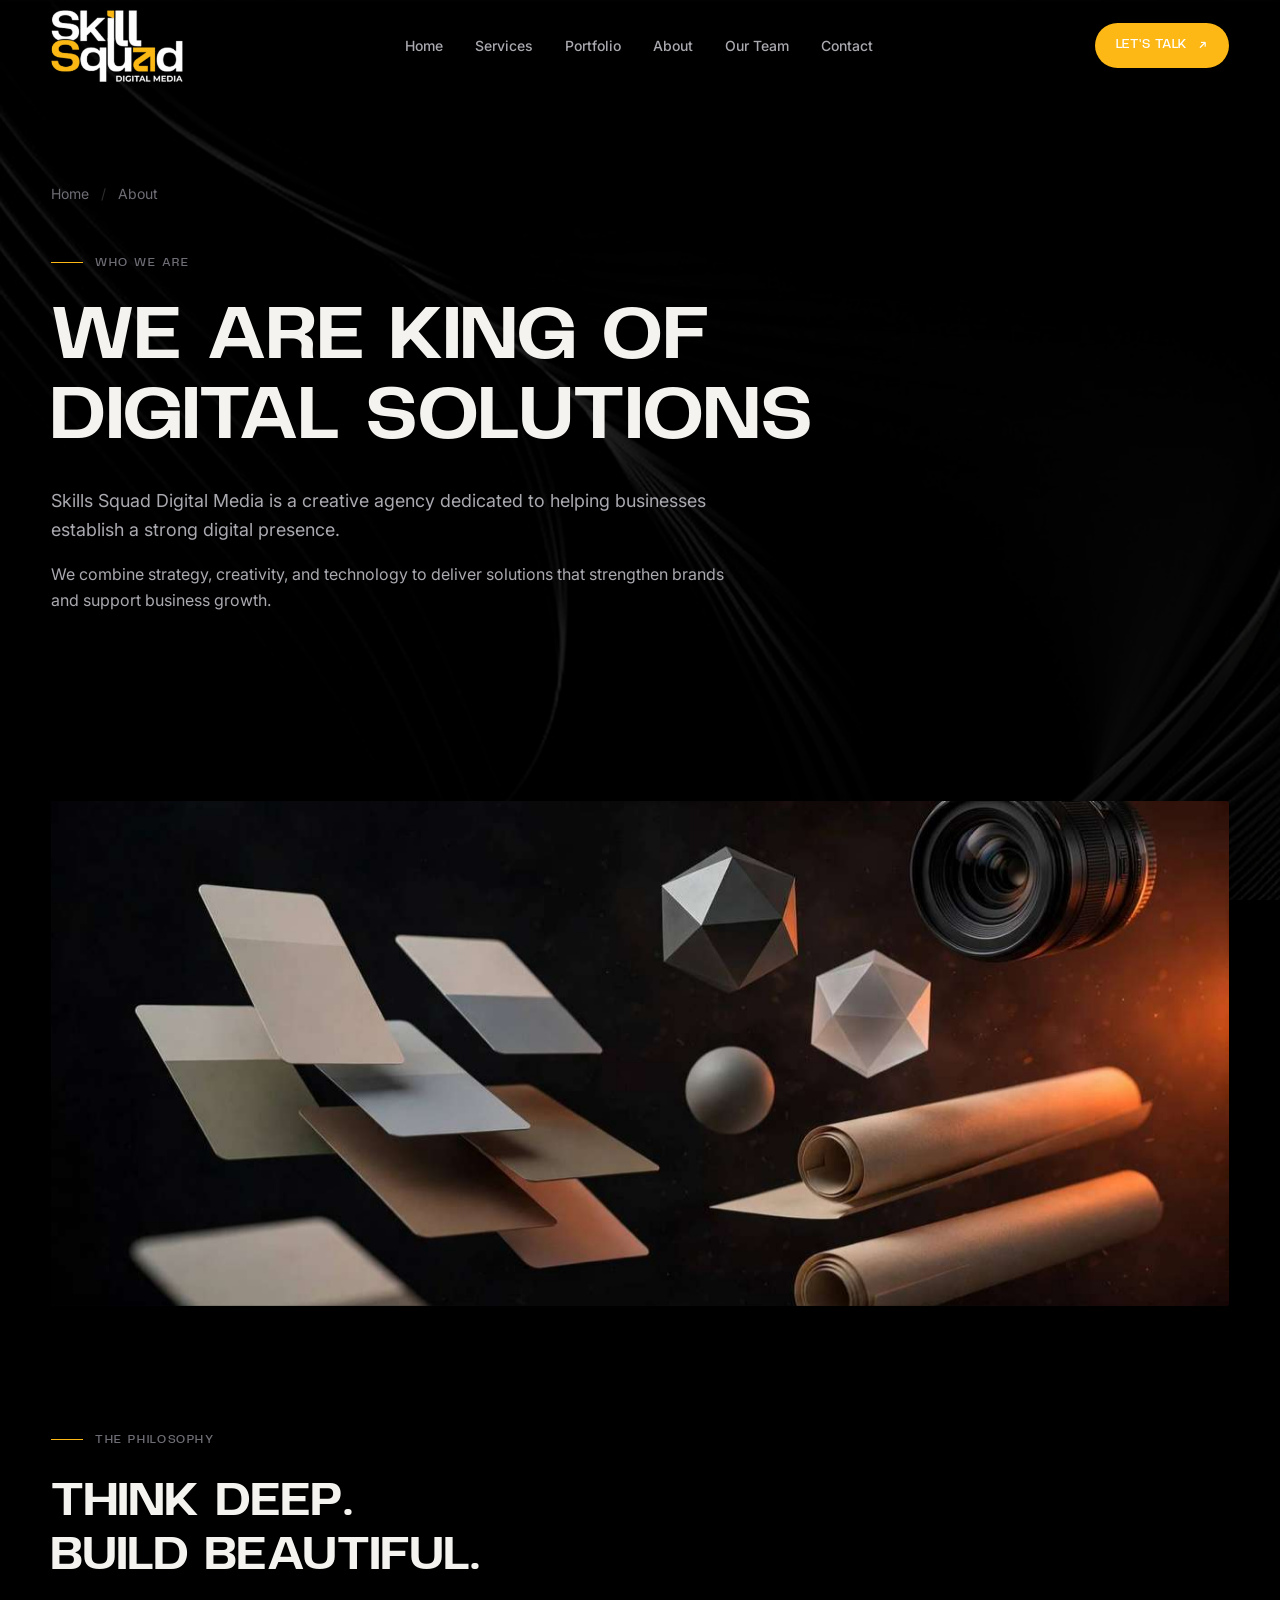
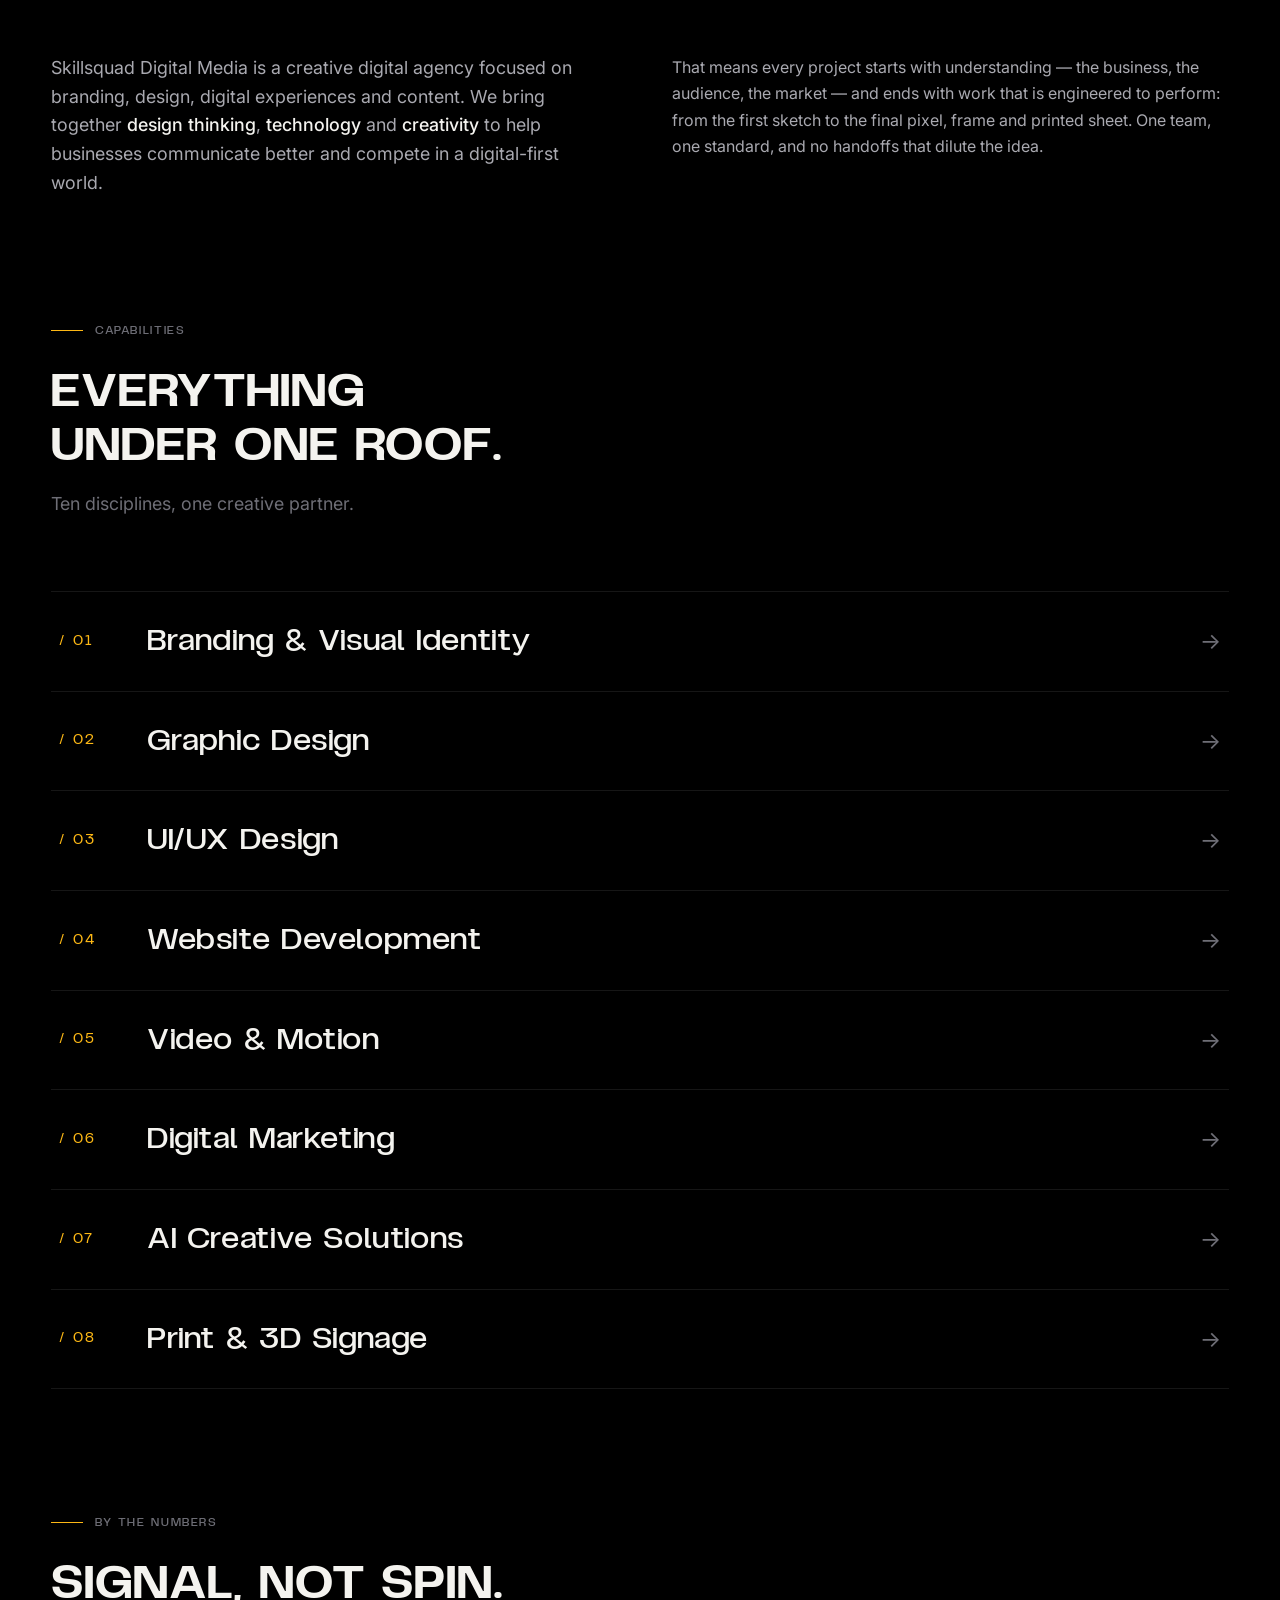
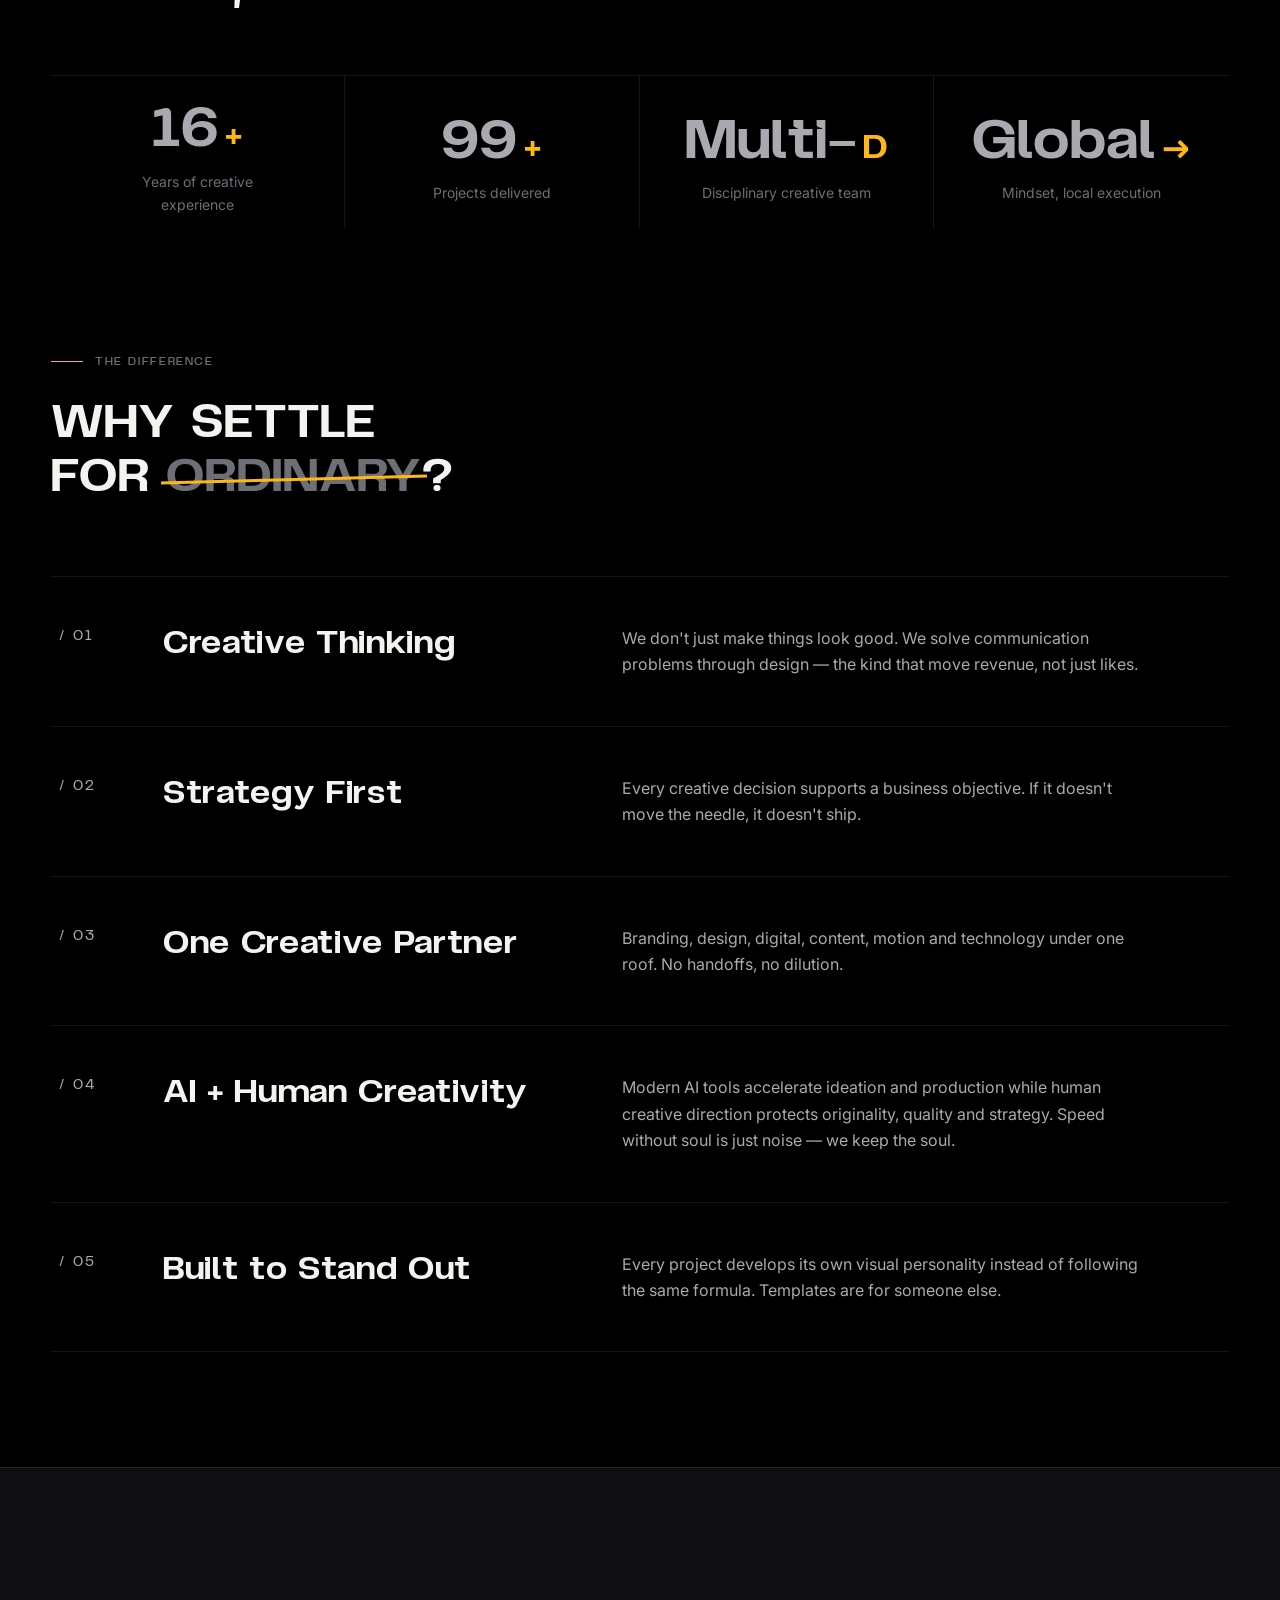
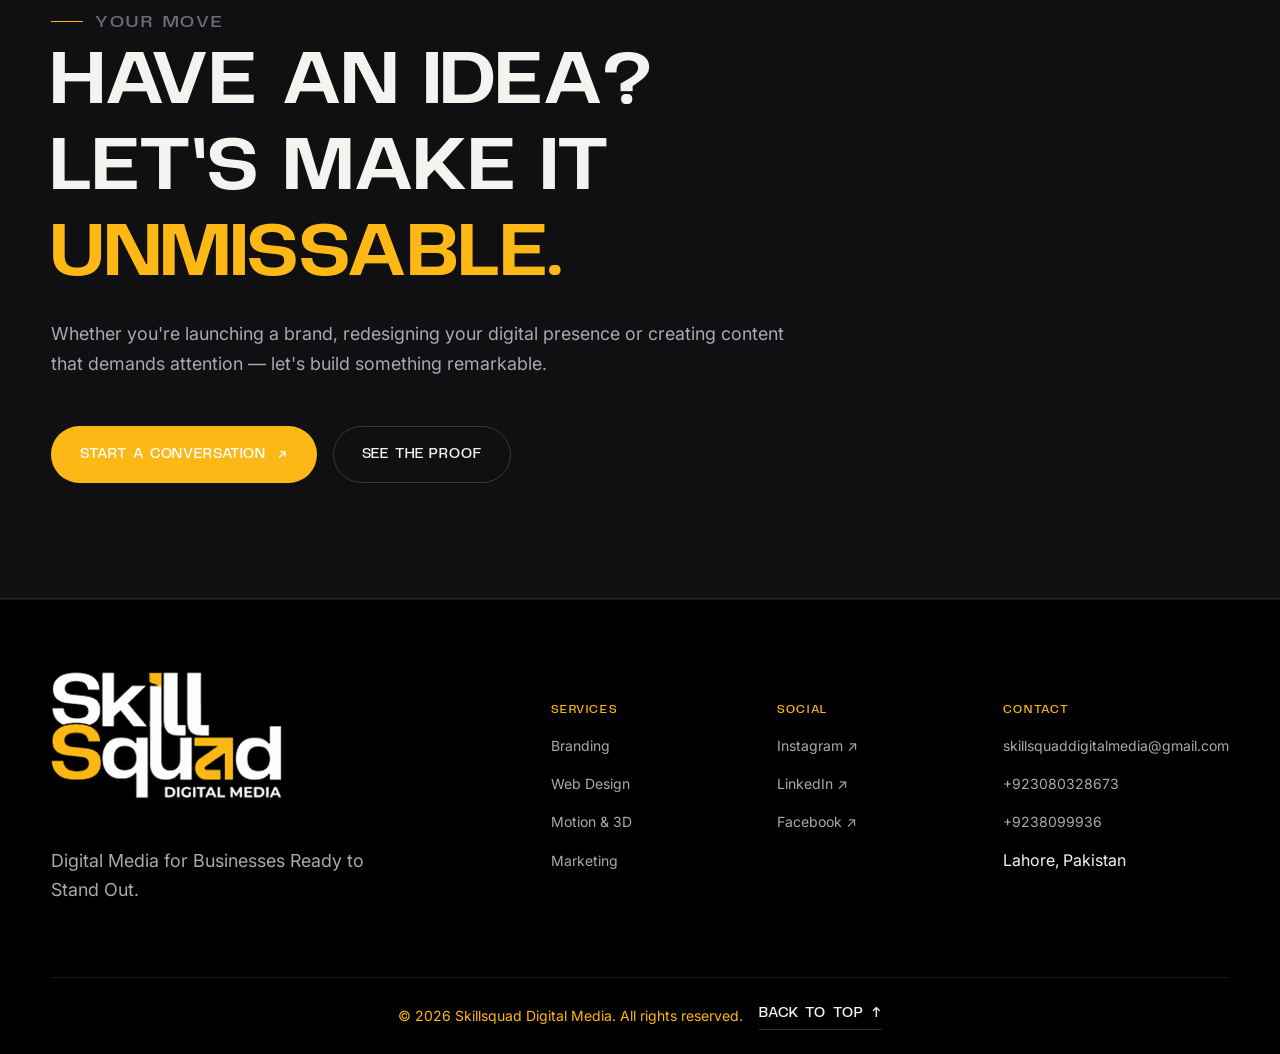
<file: about.html>
<!DOCTYPE html>
<html lang="en">
<head>
  <meta charset="UTF-8">
  <meta name="viewport" content="width=device-width, initial-scale=1.0">
  <!-- Google Analytics 4 -->
  <script async src="https://www.googletagmanager.com/gtag/js?id=G-VV6SNP16XB"></script>
  <script>
    window.dataLayer = window.dataLayer || [];
    function gtag(){dataLayer.push(arguments);}
    gtag('js', new Date());
    gtag('config', 'G-VV6SNP16XB');
  </script>
  <title>About Skillsquad Digital Media | Agency in Lahore</title>
  <meta name="description" content="Meet the Skillsquad team in Lahore, Pakistan: designers, developers and motion artists building brands, websites and content for 100+ clients worldwide.">
  <link rel="canonical" href="https://www.skillsquaddigitalmedia.com/about">
  <meta property="og:type" content="website">
  <meta property="og:site_name" content="Skillsquad Digital Media">
  <meta property="og:locale" content="en_US">
  <meta property="og:url" content="https://www.skillsquaddigitalmedia.com/about">
  <meta property="og:title" content="About Skillsquad Digital Media | Agency in Lahore">
  <meta property="og:description" content="A creative team in Lahore built for the digital age: strategy, design and technology under one roof.">
  <meta property="og:image" content="https://www.skillsquaddigitalmedia.com/assets/img/og-cover.jpg">
  <meta property="og:image:width" content="1200">
  <meta property="og:image:height" content="630">
  <meta name="twitter:card" content="summary_large_image">
  <meta name="twitter:title" content="About Skillsquad Digital Media | Agency in Lahore">
  <meta name="twitter:description" content="A creative team in Lahore built for the digital age: strategy, design and technology under one roof.">
  <meta name="twitter:image" content="https://www.skillsquaddigitalmedia.com/assets/img/og-cover.jpg">
  <meta name="theme-color" content="#0a0a0b">

  <script type="application/ld+json">
  {
    "@context": "https://schema.org",
    "@graph": [
      {
        "@type": "AboutPage",
        "@id": "https://www.skillsquaddigitalmedia.com/about#webpage",
        "url": "https://www.skillsquaddigitalmedia.com/about",
        "name": "About Skillsquad Digital Media | Agency in Lahore",
        "description": "Meet the Skillsquad team in Lahore, Pakistan: designers, developers and motion artists building brands, websites and content for 100+ clients worldwide.",
        "inLanguage": "en",
        "isPartOf": {
          "@id": "https://www.skillsquaddigitalmedia.com/#website"
        }
      },
      {
        "@type": "BreadcrumbList",
        "itemListElement": [
          {
            "@type": "ListItem",
            "position": 1,
            "name": "Home",
            "item": "https://www.skillsquaddigitalmedia.com/"
          },
          {
            "@type": "ListItem",
            "position": 2,
            "name": "About",
            "item": "https://www.skillsquaddigitalmedia.com/about"
          }
        ]
      }
    ]
  }
  </script>
  <link rel="preconnect" href="https://fonts.googleapis.com">
  <link rel="preconnect" href="https://fonts.gstatic.com" crossorigin>
  <link rel="preload" href="assets/fonts/bomstad-display-700.woff2" as="font" type="font/woff2" crossorigin>
  <link href="https://fonts.googleapis.com/css2?family=Space+Grotesk:wght@400;500;700&family=Inter:wght@400;500;600&display=swap" rel="stylesheet">
  <link rel="stylesheet" href="assets/css/tokens.css">
  <link rel="stylesheet" href="assets/css/base.css">
  <link rel="stylesheet" href="assets/css/components.css">
  <link rel="stylesheet" href="assets/css/pages.css">
  <link rel="icon" type="image/svg+xml" href="assets/img/favicon.svg">
</head>
<body class="grain">
  <div class="cursor-dot" aria-hidden="true"></div>
  <div class="cursor-ring" aria-hidden="true"></div>
<a class="skip-link" href="#main">Skip to content</a>

<!-- ================= NAVIGATION ================= -->
<header class="site-nav">
  <div class="container nav-inner">
    <a class="brand" href="/" aria-label="Skillsquad Digital Media — home">
      <img src="assets/img/logo.png" alt="Skillsquad Digital Media" width="287" height="161">
    </a>
    <nav class="nav-links" aria-label="Primary">
      <a href="/">Home</a>
      <a href="/services">Services</a>
      <a href="/work">Portfolio</a>
      <a href="/about" aria-current="page">About</a>
      <a href="/#team">Our Team</a>
      <a href="/contact">Contact</a>
    </nav>
    <div class="nav-cta">
      <a class="btn btn-primary btn-sm" href="/contact" data-magnetic><span class="btn-label">Let's Talk</span> <span class="arr" aria-hidden="true">↗</span></a>
      <button class="nav-burger" aria-label="Open menu" aria-expanded="false" aria-controls="mobileMenu"><span></span><span></span><span></span></button>
    </div>
  </div>
</header>
<div class="mobile-menu" id="mobileMenu">
  <nav aria-label="Mobile">
    <a class="mlink" href="/"><span class="idx">01</span>Home</a>
    <a class="mlink" href="/services"><span class="idx">02</span>Services</a>
    <a class="mlink" href="/work"><span class="idx">03</span>Portfolio</a>
    <a class="mlink" href="/about"><span class="idx">04</span>About</a>
    <a class="mlink" href="/#team"><span class="idx">05</span>Our Team</a>
    <a class="mlink" href="/contact"><span class="idx">06</span>Contact</a>
  </nav>
  <div class="mfoot">
    <span>Digital Media for Businesses Ready to Stand Out.</span>
    <a href="/contact" class="link-arrow">Let's Talk <span aria-hidden="true">↗</span></a>
  </div>
</div>

<main id="main">

  <!-- ================= PAGE HERO ================= -->
  <section class="page-hero section" aria-labelledby="pageH">
    <div class="container">
      <nav class="breadcrumb" aria-label="Breadcrumb" data-reveal="none">
        <a href="/">Home</a><span class="sep" aria-hidden="true">/</span><span aria-current="page">About</span>
      </nav>
      <p class="label" data-reveal="none" style="margin-top: var(--sp-8)">Who We Are</p>
      <h1 id="pageH" data-reveal="none" style="margin-top: var(--sp-5); font-size: var(--fs-display);">WE ARE KING OF DIGITAL SOLUTIONS</h1>
      <p class="lead" data-reveal="none" style="margin-top: var(--sp-6); max-width: 44rem;">
        Skills Squad Digital Media is a creative agency dedicated to helping businesses
        establish a strong digital presence.
      </p>
      <p data-reveal="none" style="margin-top: var(--sp-4); max-width: 44rem; color: var(--text-2);">
        We combine strategy, creativity, and technology to deliver solutions that
        strengthen brands and support business growth.
      </p>
    </div>
  </section>

  <!-- ================= STUDIO VISUAL ================= -->
  <section class="section" aria-label="Studio visual" style="padding-top: 0;">
    <div class="container">
      <div class="studio-visual" data-reveal="scale">
        <div class="media clip-reveal">
          <img src="assets/img/about-studio.jpg" alt="Art-directed composition of floating design artifacts in dark space with orange light" loading="lazy">
        </div>
      </div>
    </div>
  </section>

  <!-- ================= PHILOSOPHY ================= -->
  <section class="section" aria-labelledby="philoH" style="padding-top: 0;">
    <div class="container">
      <div class="section-head">
        <p class="label" data-reveal>The Philosophy</p>
        <h2 id="philoH" data-reveal>THINK DEEP. BUILD BEAUTIFUL.</h2>
      </div>
      <div class="philo-grid">
        <p class="lead" data-reveal>
          Skillsquad Digital Media is a creative digital agency focused on branding,
          design, digital experiences and content. We bring together <strong>design
          thinking</strong>, <strong>technology</strong> and <strong>creativity</strong>
          to help businesses communicate better and compete in a digital-first world.
        </p>
        <p data-reveal style="--reveal-delay:120ms">
          That means every project starts with understanding — the business, the
          audience, the market — and ends with work that is engineered to perform:
          from the first sketch to the final pixel, frame and printed sheet. One
          team, one standard, and no handoffs that dilute the idea.
        </p>
      </div>
    </div>
  </section>

  <!-- ================= CAPABILITIES ================= -->
  <section class="section" aria-labelledby="capH" style="padding-top: 0;">
    <div class="container">
      <div class="section-head">
        <p class="label" data-reveal>Capabilities</p>
        <h2 id="capH" data-reveal>EVERYTHING UNDER ONE ROOF.</h2>
        <p class="support" data-reveal>Ten disciplines, one creative partner.</p>
      </div>
      <div class="cap-list" data-reveal>
        <a class="cap-link" href="/services#branding"><span class="num">/ 01</span><span class="name">Branding &amp; Visual Identity</span><span class="arr" aria-hidden="true">→</span></a>
        <a class="cap-link" href="/services#graphic"><span class="num">/ 02</span><span class="name">Graphic Design</span><span class="arr" aria-hidden="true">→</span></a>
        <a class="cap-link" href="/services#uiux"><span class="num">/ 03</span><span class="name">UI/UX Design</span><span class="arr" aria-hidden="true">→</span></a>
        <a class="cap-link" href="/services#web"><span class="num">/ 04</span><span class="name">Website Development</span><span class="arr" aria-hidden="true">→</span></a>
        <a class="cap-link" href="/services#motion"><span class="num">/ 05</span><span class="name">Video &amp; Motion</span><span class="arr" aria-hidden="true">→</span></a>
        <a class="cap-link" href="/services#marketing"><span class="num">/ 06</span><span class="name">Digital Marketing</span><span class="arr" aria-hidden="true">→</span></a>
        <a class="cap-link" href="/services#ai"><span class="num">/ 07</span><span class="name">AI Creative Solutions</span><span class="arr" aria-hidden="true">→</span></a>
        <a class="cap-link" href="/services#print"><span class="num">/ 08</span><span class="name">Print &amp; 3D Signage</span><span class="arr" aria-hidden="true">→</span></a>
      </div>
    </div>
  </section>

  <!-- ================= STATS ================= -->
  <section class="section" aria-labelledby="statsH" style="padding-top: 0;">
    <div class="container">
      <div class="section-head">
        <p class="label" data-reveal>By The Numbers</p>
        <h2 id="statsH" data-reveal>SIGNAL, NOT SPIN.</h2>
      </div>
      <!-- PLACEHOLDER: stats are editable placeholders — replace with verified figures in assets/js/site-data.js before launch -->
      <div class="stats" data-reveal>
        <div class="stat">
          <p class="value"><span data-count="16">0</span><span class="suffix">+</span></p>
          <p class="caption">Years of creative experience</p>
        </div>
        <div class="stat">
          <p class="value"><span data-count="100">0</span><span class="suffix">+</span></p>
          <p class="caption">Projects delivered</p>
        </div>
        <div class="stat">
          <p class="value">Multi-<span class="suffix">D</span></p>
          <p class="caption">Disciplinary creative team</p>
        </div>
        <div class="stat">
          <p class="value">Global<span class="suffix">→</span></p>
          <p class="caption">Mindset, local execution</p>
        </div>
      </div>
    </div>
  </section>

  <!-- ================= VALUES ================= -->
  <section class="section" aria-labelledby="valuesH" style="padding-top: 0;">
    <div class="container">
      <div class="section-head">
        <p class="label" data-reveal>The Difference</p>
        <h2 id="valuesH" data-reveal>WHY SETTLE FOR <span class="strike">ORDINARY</span>?</h2>
      </div>
      <div class="value-list" data-reveal>
        <article class="value-row">
          <p class="value-num">/ 01</p>
          <h3>Creative Thinking</h3>
          <p>We don't just make things look good. We solve communication problems through design — the kind that move revenue, not just likes.</p>
        </article>
        <article class="value-row">
          <p class="value-num">/ 02</p>
          <h3>Strategy First</h3>
          <p>Every creative decision supports a business objective. If it doesn't move the needle, it doesn't ship.</p>
        </article>
        <article class="value-row">
          <p class="value-num">/ 03</p>
          <h3>One Creative Partner</h3>
          <p>Branding, design, digital, content, motion and technology under one roof. No handoffs, no dilution.</p>
        </article>
        <article class="value-row">
          <p class="value-num">/ 04</p>
          <h3>AI + Human Creativity</h3>
          <p>Modern AI tools accelerate ideation and production while human creative direction protects originality, quality and strategy. Speed without soul is just noise — we keep the soul.</p>
        </article>
        <article class="value-row">
          <p class="value-num">/ 05</p>
          <h3>Built to Stand Out</h3>
          <p>Every project develops its own visual personality instead of following the same formula. Templates are for someone else.</p>
        </article>
      </div>
    </div>
  </section>

  <!-- ================= FINAL CTA ================= -->
  <section class="cta-band section" aria-labelledby="ctaH">
    <div class="cta-bg" aria-hidden="true"><canvas class="cta-particles"></canvas></div>
    <div class="container cta-inner">
      <p class="label" data-reveal>Your Move</p>
      <h2 id="ctaH" data-reveal>HAVE AN IDEA?<br>LET'S MAKE IT <span class="accent-word">UNMISSABLE.</span></h2>
      <p data-reveal>Whether you're launching a brand, redesigning your digital presence or creating content that demands attention — let's build something remarkable.</p>
      <div class="btn-row" data-reveal>
        <a class="btn btn-primary" href="/contact" data-magnetic><span class="btn-label">Start a Conversation</span> <span class="arr" aria-hidden="true">↗</span></a>
        <a class="btn btn-ghost" href="/work" data-magnetic><span class="btn-label">See The Proof</span></a>
      </div>
    </div>
  </section>

</main>

<!-- ================= FOOTER ================= -->
<footer class="site-footer">
  <div class="container">
    <div class="footer-main">
      <div class="footer-brand">
        <p class="footer-logo"><img src="assets/img/logo.png" alt="Skillsquad Digital Media"></p>
        <p class="footer-tag">Digital Media for Businesses Ready to Stand Out.</p>
      </div>
      <div class="footer-grid">
      <nav aria-label="Footer — services"><h4>Services</h4>
        <ul><li><a href="/services#branding">Branding</a></li><li><a href="/services#web">Web Design</a></li><li><a href="/services#motion">Motion &amp; 3D</a></li><li><a href="/services#marketing">Marketing</a></li></ul>
      </nav>
      <nav aria-label="Footer — social"><h4>Social</h4>
        <ul><li><a data-social="instagram" href="#">Instagram ↗</a></li><li><a data-social="linkedin" href="#">LinkedIn ↗</a></li><li><a data-social="facebook" href="#">Facebook ↗</a></li></ul>
      </nav>
      <div><h4>Contact</h4>
        <ul><li><a data-contact="email" href="#">skillsquaddigitalmedia@gmail.com</a></li><li><a href="tel:+923080328673">+923080328673</a></li>
            <li><a href="tel:+9238099936">+9238099936</a></li><li><span data-contact="location">Lahore, Pakistan</span></li></ul>
      </div>
      </div>
    </div>
    <div class="footer-bottom">
      <span class="copyright">© <span data-year>2026</span> Skillsquad Digital Media. All rights reserved.</span>
      <a href="#main" class="link-arrow">Back to top <span aria-hidden="true">↑</span></a>
    </div>
  </div>
</footer>

<script src="assets/js/site-data.js"></script>
<script src="assets/js/main.js"></script>
</body>
</html>
</file>
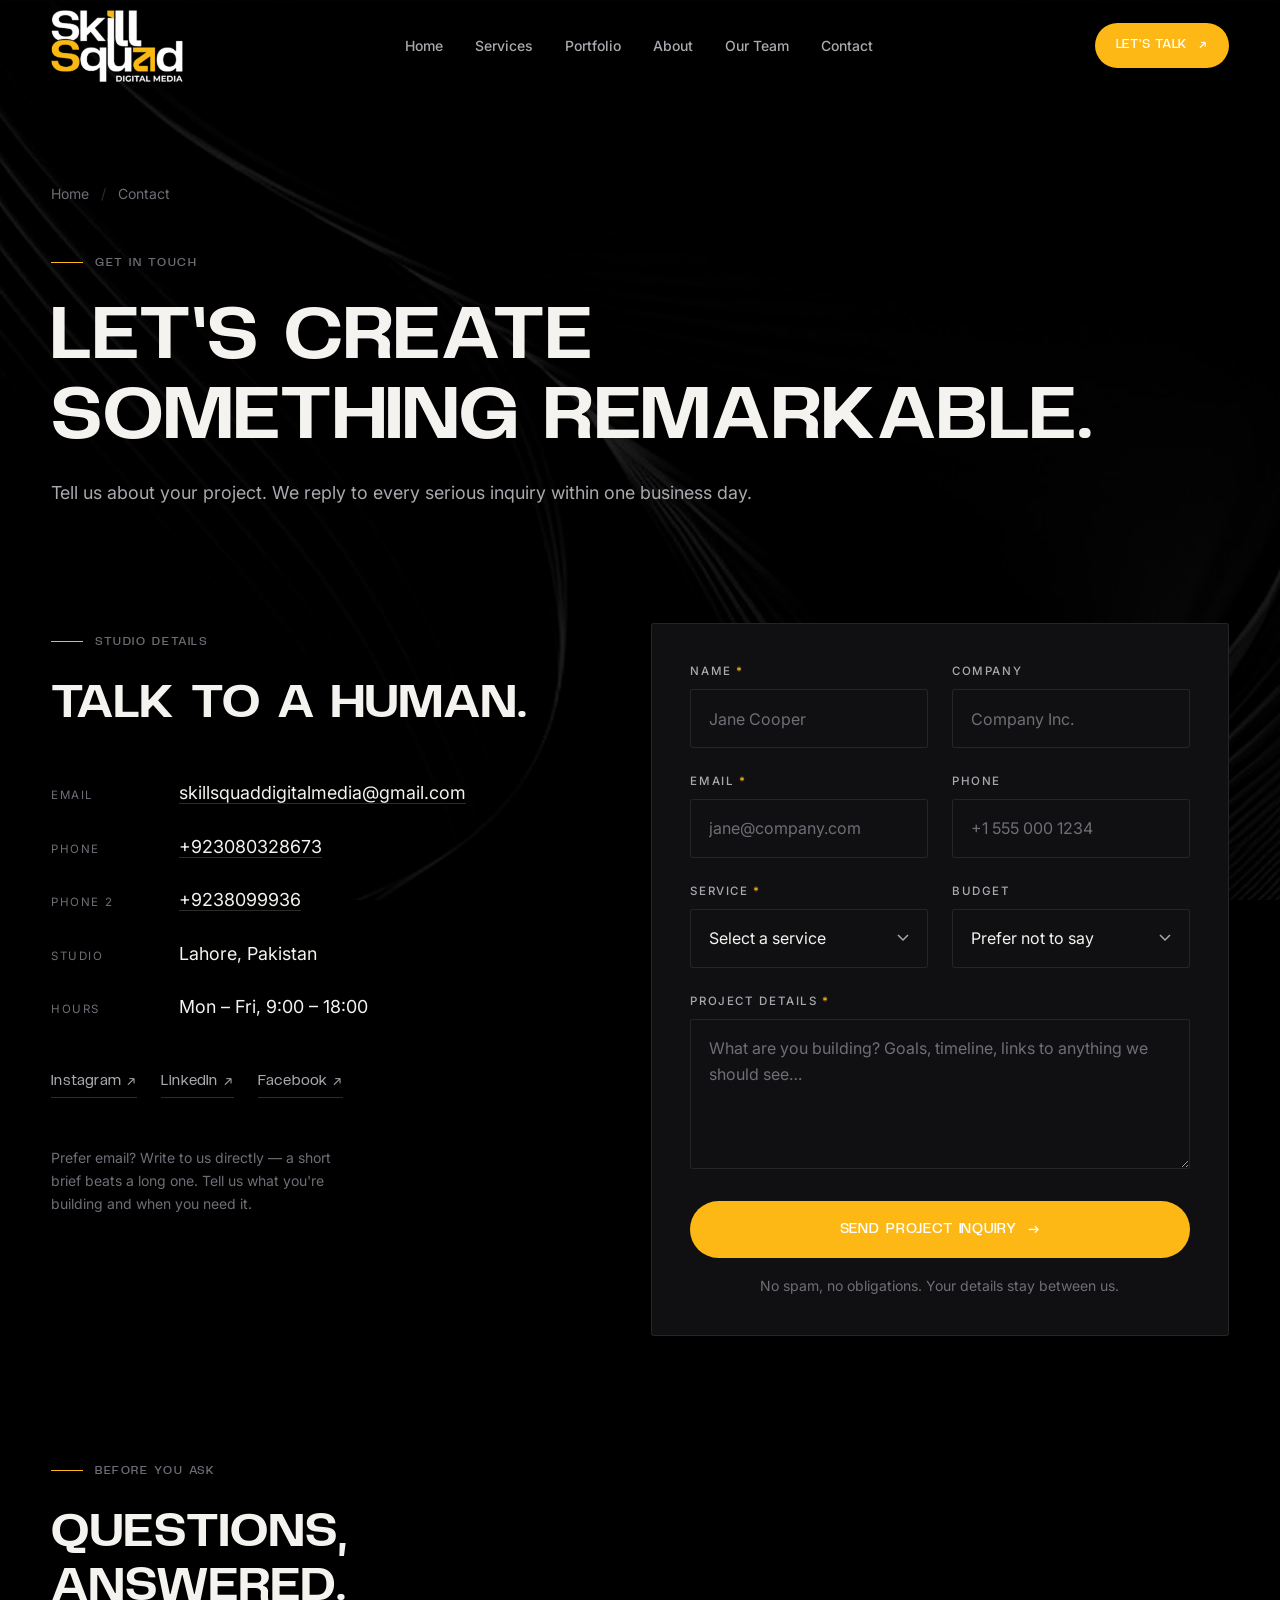
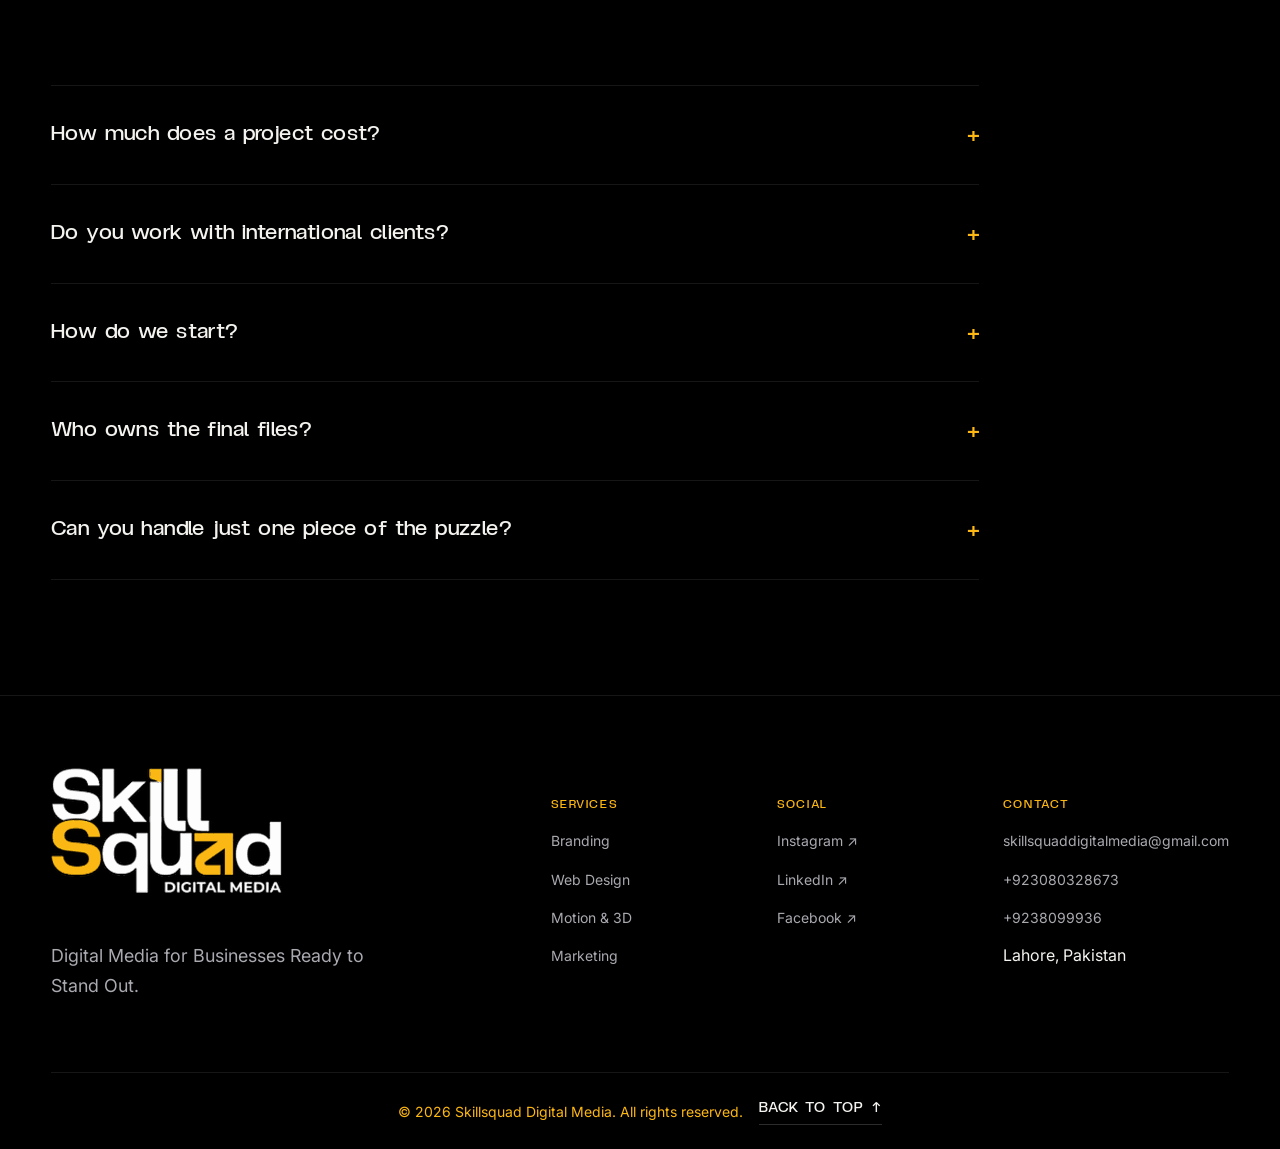
<file: contact.html>
<!DOCTYPE html>
<html lang="en">
<head>
  <meta charset="UTF-8">
  <meta name="viewport" content="width=device-width, initial-scale=1.0">
  <!-- Google Analytics 4 -->
  <script async src="https://www.googletagmanager.com/gtag/js?id=G-VV6SNP16XB"></script>
  <script>
    window.dataLayer = window.dataLayer || [];
    function gtag(){dataLayer.push(arguments);}
    gtag('js', new Date());
    gtag('config', 'G-VV6SNP16XB');
  </script>
  <title>Contact Skillsquad Digital Media | Lahore, Pakistan</title>
  <meta name="description" content="Start a project with Skillsquad Digital Media in Lahore. Tell us about your goals, we reply to every serious inquiry within one business day.">
  <link rel="canonical" href="https://www.skillsquaddigitalmedia.com/contact">
  <meta property="og:type" content="website">
  <meta property="og:site_name" content="Skillsquad Digital Media">
  <meta property="og:locale" content="en_US">
  <meta property="og:url" content="https://www.skillsquaddigitalmedia.com/contact">
  <meta property="og:title" content="Contact Skillsquad Digital Media | Lahore, Pakistan">
  <meta property="og:description" content="Tell us about your project in Lahore. We reply to every serious inquiry within one business day.">
  <meta property="og:image" content="https://www.skillsquaddigitalmedia.com/assets/img/og-cover.jpg">
  <meta property="og:image:width" content="1200">
  <meta property="og:image:height" content="630">
  <meta name="twitter:card" content="summary_large_image">
  <meta name="twitter:title" content="Contact Skillsquad Digital Media | Lahore, Pakistan">
  <meta name="twitter:description" content="Tell us about your project in Lahore. We reply to every serious inquiry within one business day.">
  <meta name="twitter:image" content="https://www.skillsquaddigitalmedia.com/assets/img/og-cover.jpg">
  <meta name="theme-color" content="#0a0a0b">

  <script type="application/ld+json">
  {
    "@context": "https://schema.org",
    "@graph": [
      {
        "@type": "ContactPage",
        "@id": "https://www.skillsquaddigitalmedia.com/contact#webpage",
        "url": "https://www.skillsquaddigitalmedia.com/contact",
        "name": "Contact Skillsquad Digital Media | Lahore, Pakistan",
        "description": "Start a project with Skillsquad Digital Media in Lahore. Tell us about your goals, we reply to every serious inquiry within one business day.",
        "inLanguage": "en",
        "isPartOf": {
          "@id": "https://www.skillsquaddigitalmedia.com/#website"
        }
      },
      {
        "@type": "BreadcrumbList",
        "itemListElement": [
          {
            "@type": "ListItem",
            "position": 1,
            "name": "Home",
            "item": "https://www.skillsquaddigitalmedia.com/"
          },
          {
            "@type": "ListItem",
            "position": 2,
            "name": "Contact",
            "item": "https://www.skillsquaddigitalmedia.com/contact"
          }
        ]
      }
    ]
  }
  </script>
  <link rel="preconnect" href="https://fonts.googleapis.com">
  <link rel="preconnect" href="https://fonts.gstatic.com" crossorigin>
  <link rel="preload" href="assets/fonts/bomstad-display-700.woff2" as="font" type="font/woff2" crossorigin>
  <link href="https://fonts.googleapis.com/css2?family=Space+Grotesk:wght@400;500;700&family=Inter:wght@400;500;600&display=swap" rel="stylesheet">
  <link rel="stylesheet" href="assets/css/tokens.css">
  <link rel="stylesheet" href="assets/css/base.css">
  <link rel="stylesheet" href="assets/css/components.css">
  <link rel="stylesheet" href="assets/css/pages.css">
  <link rel="icon" type="image/svg+xml" href="assets/img/favicon.svg">
</head>
<body class="grain">
  <div class="cursor-dot" aria-hidden="true"></div>
  <div class="cursor-ring" aria-hidden="true"></div>
<a class="skip-link" href="#main">Skip to content</a>

<!-- ================= NAVIGATION ================= -->
<header class="site-nav">
  <div class="container nav-inner">
    <a class="brand" href="/" aria-label="Skillsquad Digital Media — home">
      <img src="assets/img/logo.png" alt="Skillsquad Digital Media" width="287" height="161">
    </a>
    <nav class="nav-links" aria-label="Primary">
      <a href="/">Home</a>
      <a href="/services">Services</a>
      <a href="/work">Portfolio</a>
      <a href="/about">About</a>
      <a href="/#team">Our Team</a>
      <a href="/contact" aria-current="page">Contact</a>
    </nav>
    <div class="nav-cta">
      <a class="btn btn-primary btn-sm" href="/contact" data-magnetic><span class="btn-label">Let's Talk</span> <span class="arr" aria-hidden="true">↗</span></a>
      <button class="nav-burger" aria-label="Open menu" aria-expanded="false" aria-controls="mobileMenu"><span></span><span></span><span></span></button>
    </div>
  </div>
</header>
<div class="mobile-menu" id="mobileMenu">
  <nav aria-label="Mobile">
    <a class="mlink" href="/"><span class="idx">01</span>Home</a>
    <a class="mlink" href="/services"><span class="idx">02</span>Services</a>
    <a class="mlink" href="/work"><span class="idx">03</span>Portfolio</a>
    <a class="mlink" href="/about"><span class="idx">04</span>About</a>
    <a class="mlink" href="/#team"><span class="idx">05</span>Our Team</a>
    <a class="mlink" href="/contact"><span class="idx">06</span>Contact</a>
  </nav>
  <div class="mfoot">
    <span>Digital Media for Businesses Ready to Stand Out.</span>
    <a href="/contact" class="link-arrow">Let's Talk <span aria-hidden="true">↗</span></a>
  </div>
</div>

<main id="main">

  <!-- ================= PAGE HERO ================= -->
  <section class="page-hero section" aria-labelledby="pageH">
    <div class="container">
      <nav class="breadcrumb" aria-label="Breadcrumb" data-reveal="none">
        <a href="/">Home</a><span class="sep" aria-hidden="true">/</span><span aria-current="page">Contact</span>
      </nav>
      <p class="label" data-reveal="none" style="margin-top: var(--sp-8)">Get In Touch</p>
      <h1 id="pageH" data-reveal="none" style="margin-top: var(--sp-5); font-size: var(--fs-display);">LET'S CREATE SOMETHING REMARKABLE.</h1>
      <p class="lead" data-reveal style="margin-top: var(--sp-5)">Tell us about your project. We reply to every serious inquiry within one business day.</p>
    </div>
  </section>

  <!-- ================= INQUIRY ================= -->
  <section class="section" aria-label="Project inquiry" style="padding-top: 0;">
    <div class="container contact-page-grid">
      <div class="contact-info">
        <p class="label" data-reveal>Studio Details</p>
        <h2 data-reveal style="margin-top: var(--sp-5); font-size: var(--fs-h2);">TALK TO A HUMAN.</h2>
        <!-- PLACEHOLDER: replace placeholder contact details in assets/js/site-data.js before launch -->
        <dl class="contact-lines" data-reveal style="--reveal-delay:120ms">
          <div><dt>Email</dt><dd><a data-contact="email" href="#">skillsquaddigitalmedia@gmail.com</a></dd></div>
          <div><dt>Phone</dt><dd><a href="tel:+923080328673">+923080328673</a></dd></div>
            <div><dt>Phone 2</dt><dd><a href="tel:+9238099936">+9238099936</a></dd></div>
          <div><dt>Studio</dt><dd data-contact="location">Lahore, Pakistan</dd></div>
          <div><dt>Hours</dt><dd>Mon – Fri, 9:00 – 18:00</dd></div>
        </dl>
        <!-- PLACEHOLDER: replace "#" hrefs with real profile URLs in assets/js/site-data.js -->
        <div class="contact-socials" data-reveal style="--reveal-delay:180ms">
          <a data-social="instagram" href="#" aria-label="Instagram">Instagram ↗</a>
          <a data-social="linkedin" href="#" aria-label="LinkedIn">LinkedIn ↗</a>
          <a data-social="facebook" href="#" aria-label="Facebook">Facebook ↗</a>
        </div>
        <p data-reveal style="--reveal-delay:240ms; margin-top: var(--sp-8); color: var(--text-3); font-size: var(--fs-small); max-width: 34ch;">
          Prefer email? Write to us directly — a short brief beats a long one. Tell us what you're building and when you need it.
        </p>
      </div>

      <form class="inquiry-form" id="inquiryForm" novalidate data-reveal="right" aria-label="Project inquiry form">
        <div class="form-status" role="status" aria-live="polite"></div>
        <div class="form-grid">
          <div class="field">
            <label for="f-name">Name <span class="req" aria-hidden="true">*</span></label>
            <input id="f-name" name="name" type="text" autocomplete="name" placeholder="Jane Cooper" required>
            <p class="error-msg">Please enter your name.</p>
          </div>
          <div class="field">
            <label for="f-company">Company</label>
            <input id="f-company" name="company" type="text" autocomplete="organization" placeholder="Company Inc.">
            <p class="error-msg">Please enter your company.</p>
          </div>
          <div class="field">
            <label for="f-email">Email <span class="req" aria-hidden="true">*</span></label>
            <input id="f-email" name="email" type="email" autocomplete="email" placeholder="jane@company.com" required>
            <p class="error-msg">Please enter a valid email address.</p>
          </div>
          <div class="field">
            <label for="f-phone">Phone</label>
            <input id="f-phone" name="phone" type="tel" autocomplete="tel" placeholder="+1 555 000 1234">
            <p class="error-msg">Please enter a valid phone number.</p>
          </div>
          <div class="field">
            <label for="f-service">Service <span class="req" aria-hidden="true">*</span></label>
            <select id="f-service" name="service" required>
              <option value="" selected disabled>Select a service</option>
              <option>Branding &amp; Visual Identity</option>
              <option>Graphic Design</option>
              <option>UI/UX Design</option>
              <option>Website Development</option>
              <option>Video &amp; Motion</option>
              <option>Digital Marketing</option>
              <option>AI Creative Solutions</option>
              <option>Print &amp; 3D Signage</option>
              <option>Something else</option>
            </select>
            <p class="error-msg">Please choose a service.</p>
          </div>
          <div class="field">
            <label for="f-budget">Budget</label>
            <select id="f-budget" name="budget">
              <option value="" selected>Prefer not to say</option>
              <option>Under $2k</option>
              <option>$2k – $5k</option>
              <option>$5k – $15k</option>
              <option>$15k+</option>
              <option>Custom Offer</option>
            </select>
            <p class="error-msg">Please choose a budget range.</p>
          </div>
          <div class="field field-full">
            <label for="f-details">Project Details <span class="req" aria-hidden="true">*</span></label>
            <textarea id="f-details" name="details" placeholder="What are you building? Goals, timeline, links to anything we should see…" required></textarea>
            <p class="error-msg">Tell us a little about the project (min. 20 characters).</p>
          </div>
          <!-- Honeypot: spam-prevention -->
          <div class="field hp-field" aria-hidden="true">
            <label for="f-website">Website</label>
            <input id="f-website" name="website" type="text" tabindex="-1" autocomplete="off">
          </div>
        </div>
        <button class="btn btn-primary btn-submit" type="submit" data-magnetic>
          <span class="btn-label">Send Project Inquiry</span> <span class="arr" aria-hidden="true">→</span>
        </button>
        <p class="form-note">No spam, no obligations. Your details stay between us.</p>
      </form>
    </div>
  </section>

  <!-- ================= FAQ ================= -->
  <section class="section" aria-labelledby="faqH" style="padding-top: 0;">
    <div class="container">
      <div class="section-head">
        <p class="label" data-reveal>Before You Ask</p>
        <h2 id="faqH" data-reveal>QUESTIONS, ANSWERED.</h2>
      </div>
      <div class="faq" data-reveal>
        <details class="faq-item">
          <summary>How much does a project cost?</summary>
          <div class="faq-a">
            <p>It depends on scope — a logo refresh and a full identity system are very different projects. As a rough guide: focused brand identities typically start around $3k, custom websites around $5k, and content or campaign engagements are scoped individually.</p>
            <p>You always receive a written quote before any work begins, and it stays fixed unless the scope itself changes.</p>
          </div>
        </details>
        <details class="faq-item">
          <summary>Do you work with international clients?</summary>
          <div class="faq-a">
            <p>Yes. Our process is built for remote collaboration across time zones — structured video calls, shared workspaces and clear milestones keep everything moving. If you're in the same city, even better: we meet in person where it counts.</p>
          </div>
        </details>
        <details class="faq-item">
          <summary>How do we start?</summary>
          <div class="faq-a">
            <p>Send a project inquiry with a few sentences about what you're building. We reply within one business day with questions or a first call. From there you get a written proposal with scope, timeline and fixed pricing — there's no obligation until you sign.</p>
          </div>
        </details>
        <details class="faq-item">
          <summary>Who owns the final files?</summary>
          <div class="faq-a">
            <p>You do. Once the final invoice is paid, all deliverables, source files and usage rights transfer to you in full. No lock-in, no licensing surprises.</p>
          </div>
        </details>
        <details class="faq-item">
          <summary>Can you handle just one piece of the puzzle?</summary>
          <div class="faq-a">
            <p>Absolutely. Need only a logo, a website, or a month of social content? We take on standalone pieces as happily as full-stack projects — and everything is built so future work can plug in cleanly whenever you're ready.</p>
          </div>
        </details>
      </div>
    </div>
  </section>

</main>

<!-- ================= FOOTER ================= -->
<footer class="site-footer">
  <div class="container">
    <div class="footer-main">
      <div class="footer-brand">
        <p class="footer-logo"><img src="assets/img/logo.png" alt="Skillsquad Digital Media"></p>
        <p class="footer-tag">Digital Media for Businesses Ready to Stand Out.</p>
      </div>
      <div class="footer-grid">
      <nav aria-label="Footer — services"><h4>Services</h4>
        <ul><li><a href="/services#branding">Branding</a></li><li><a href="/services#web">Web Design</a></li><li><a href="/services#motion">Motion &amp; 3D</a></li><li><a href="/services#marketing">Marketing</a></li></ul>
      </nav>
      <nav aria-label="Footer — social"><h4>Social</h4>
        <ul><li><a data-social="instagram" href="#">Instagram ↗</a></li><li><a data-social="linkedin" href="#">LinkedIn ↗</a></li><li><a data-social="facebook" href="#">Facebook ↗</a></li></ul>
      </nav>
      <div><h4>Contact</h4>
        <ul><li><a data-contact="email" href="#">skillsquaddigitalmedia@gmail.com</a></li><li><a href="tel:+923080328673">+923080328673</a></li>
            <li><a href="tel:+9238099936">+9238099936</a></li><li><span data-contact="location">Lahore, Pakistan</span></li></ul>
      </div>
      </div>
    </div>
    <div class="footer-bottom">
      <span class="copyright">© <span data-year>2026</span> Skillsquad Digital Media. All rights reserved.</span>
      <a href="#main" class="link-arrow">Back to top <span aria-hidden="true">↑</span></a>
    </div>
  </div>
</footer>

<script src="assets/js/site-data.js"></script>
<script src="assets/js/main.js"></script>
<script src="assets/js/contact.js"></script>
</body>
</html>
</file>
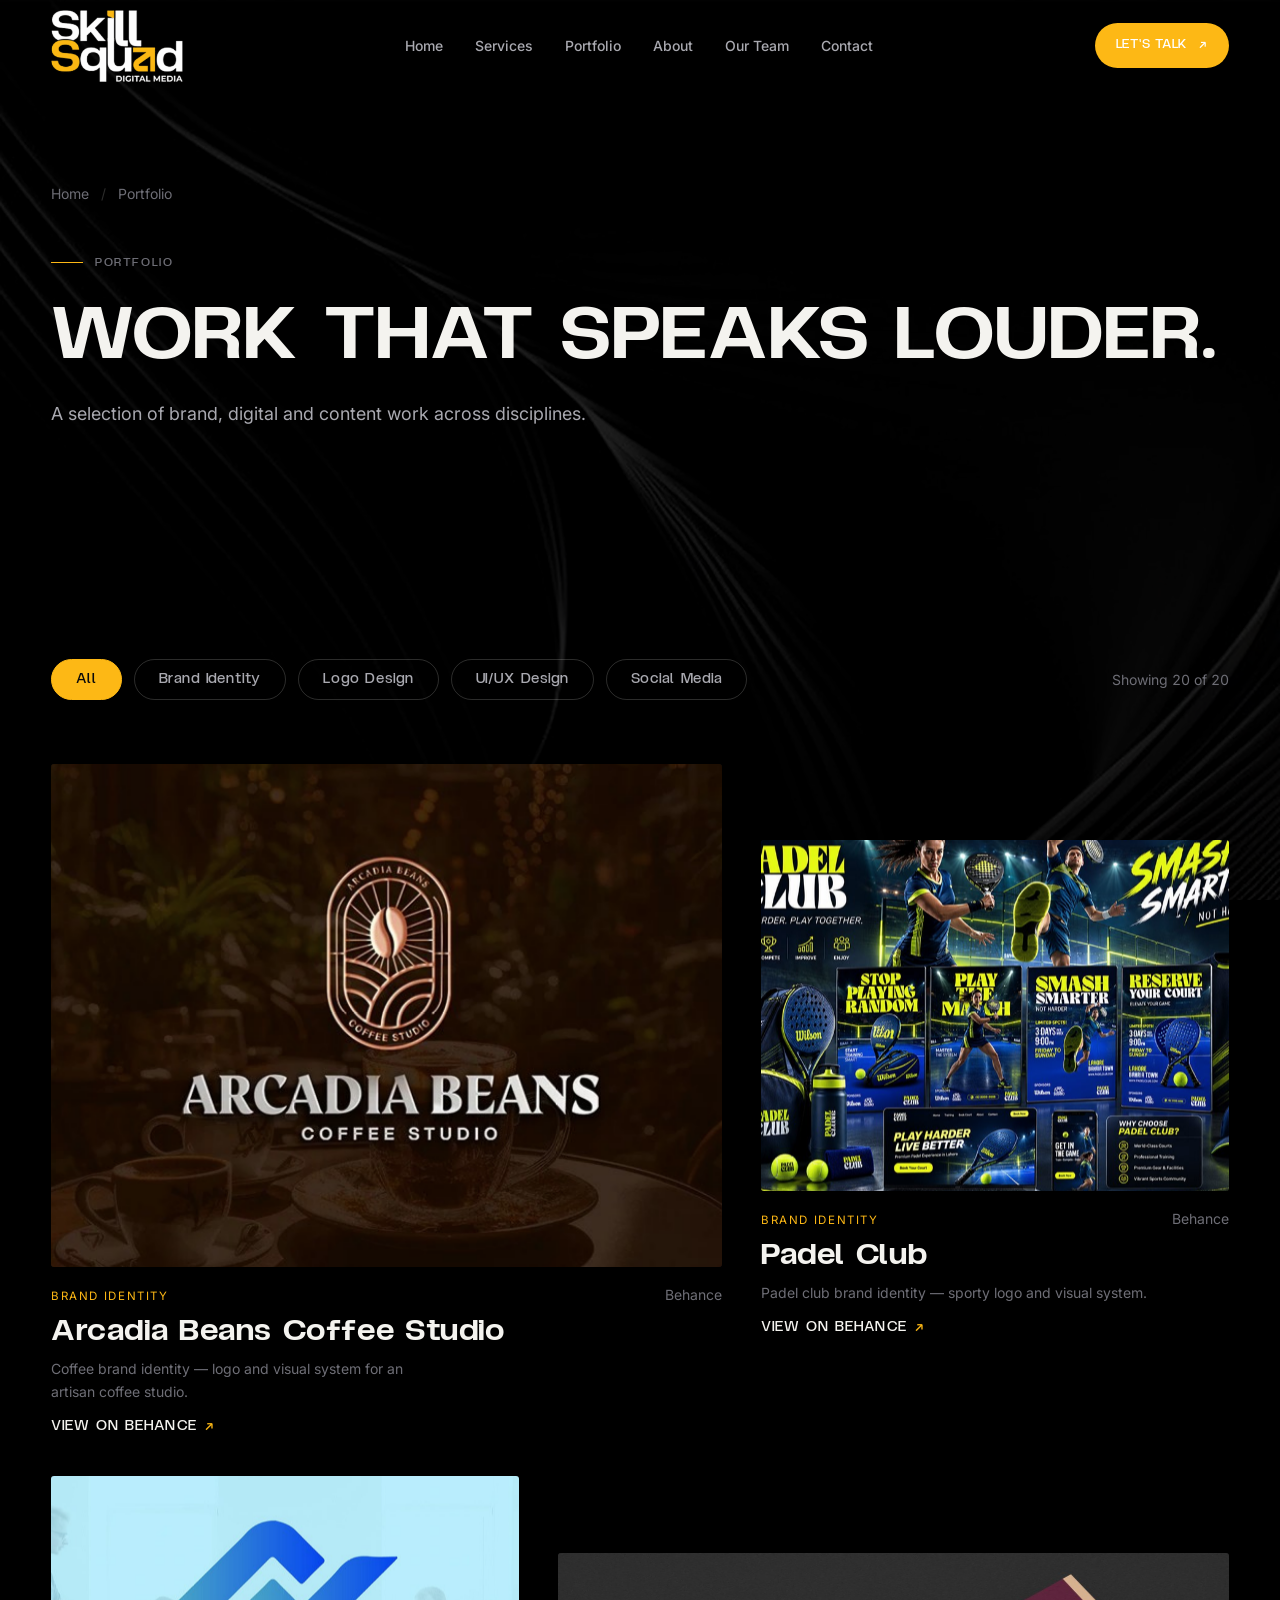
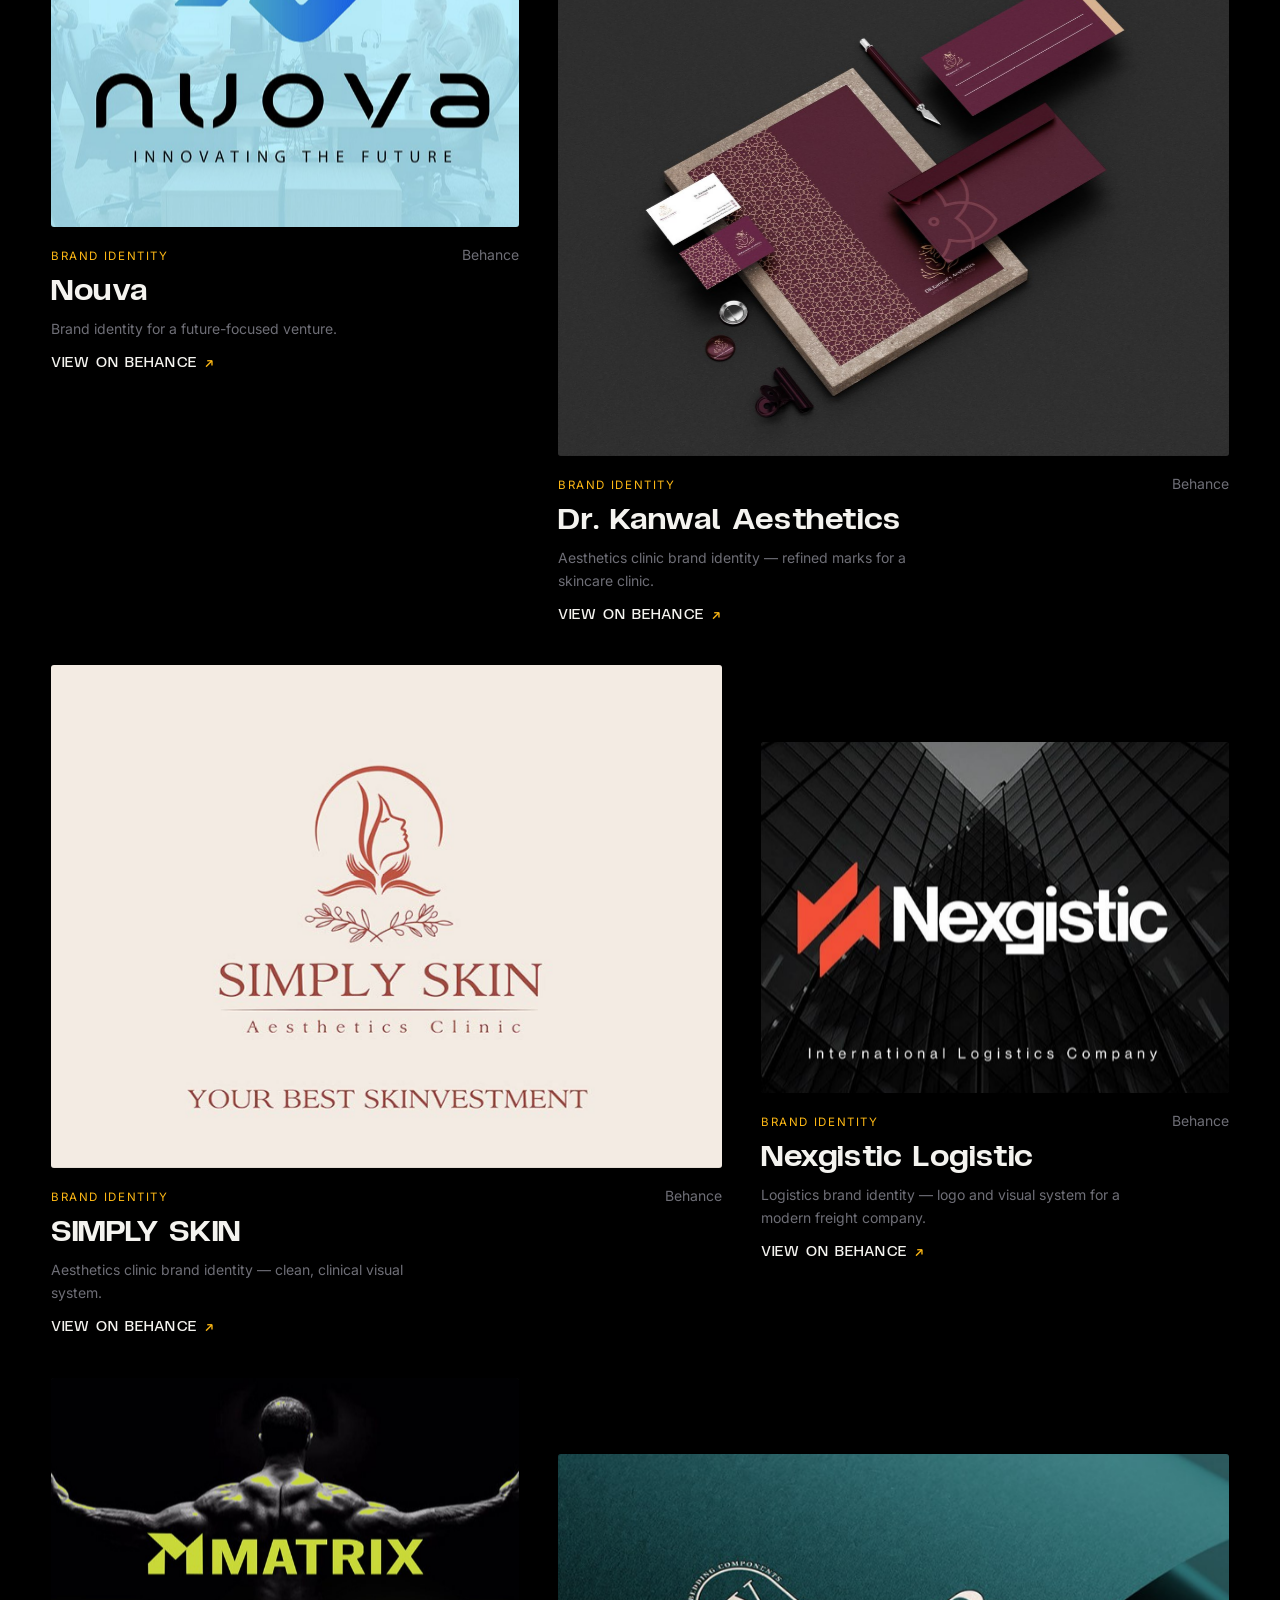
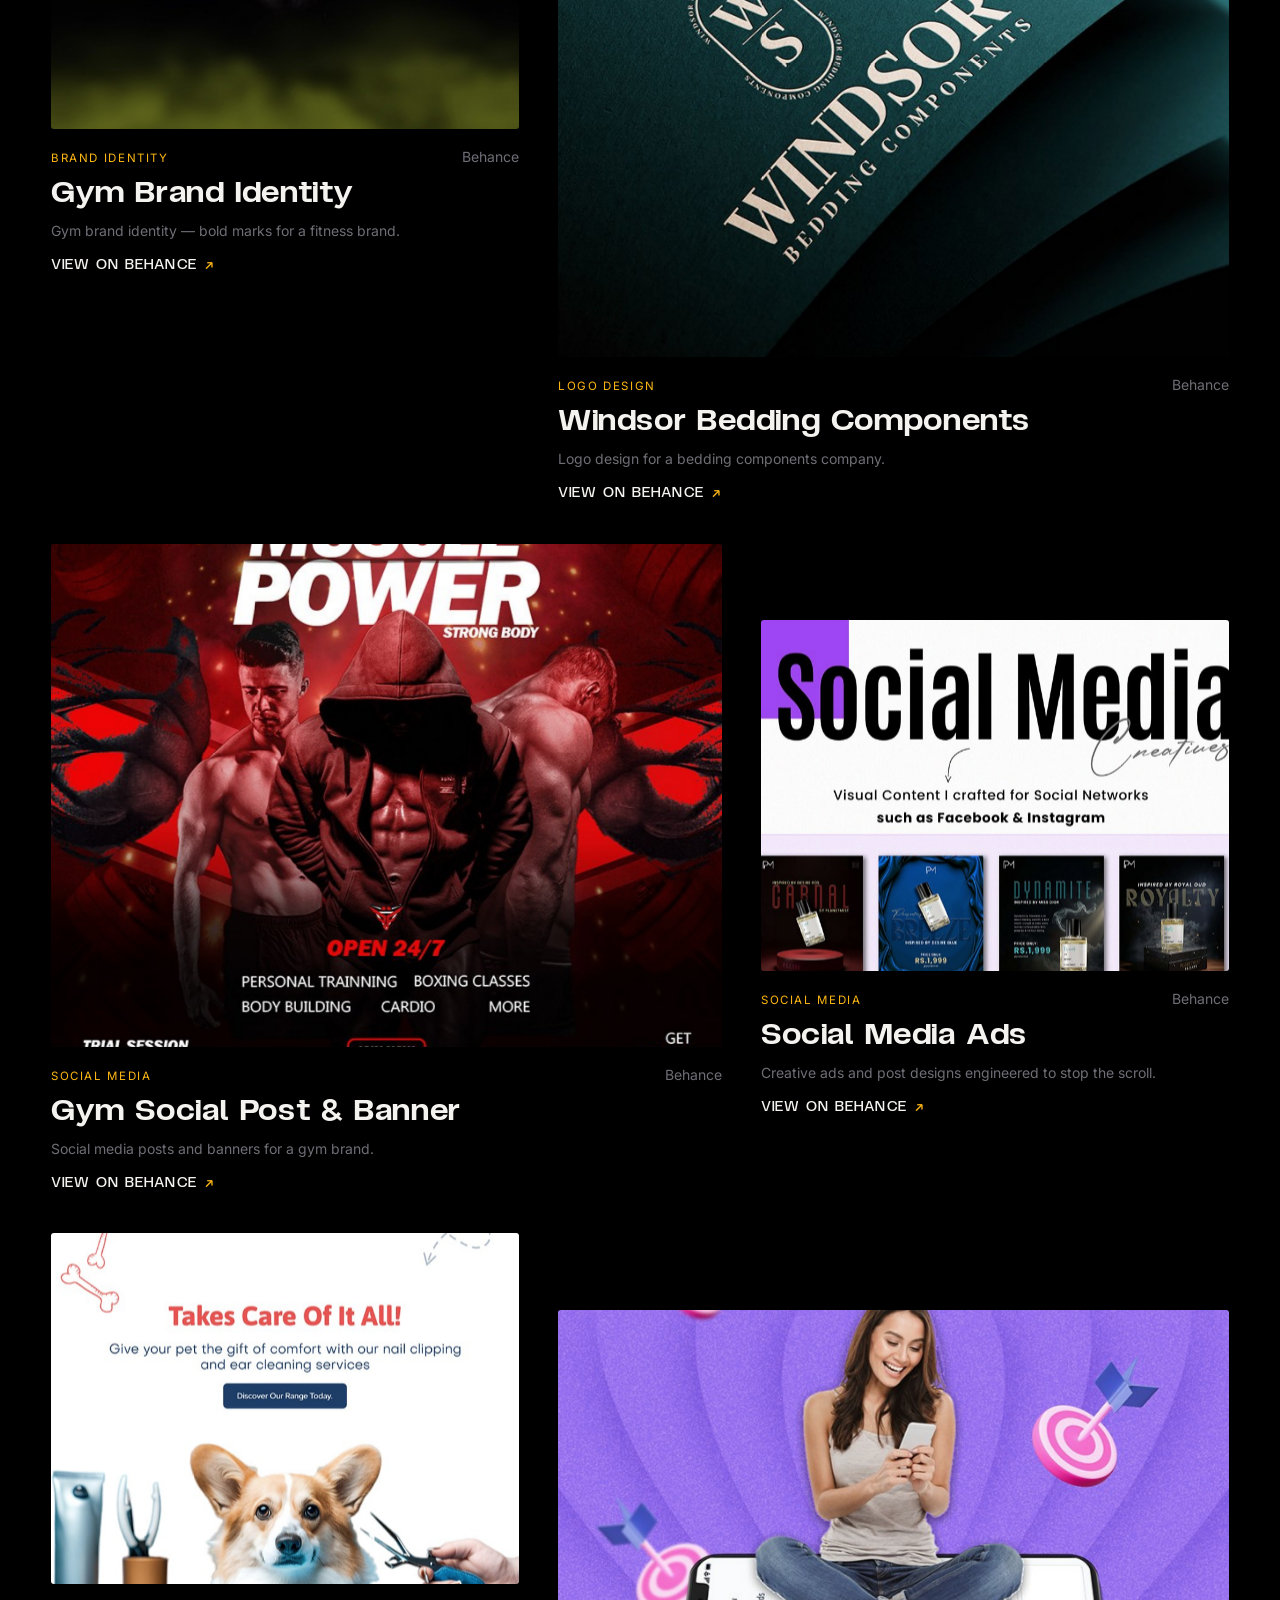
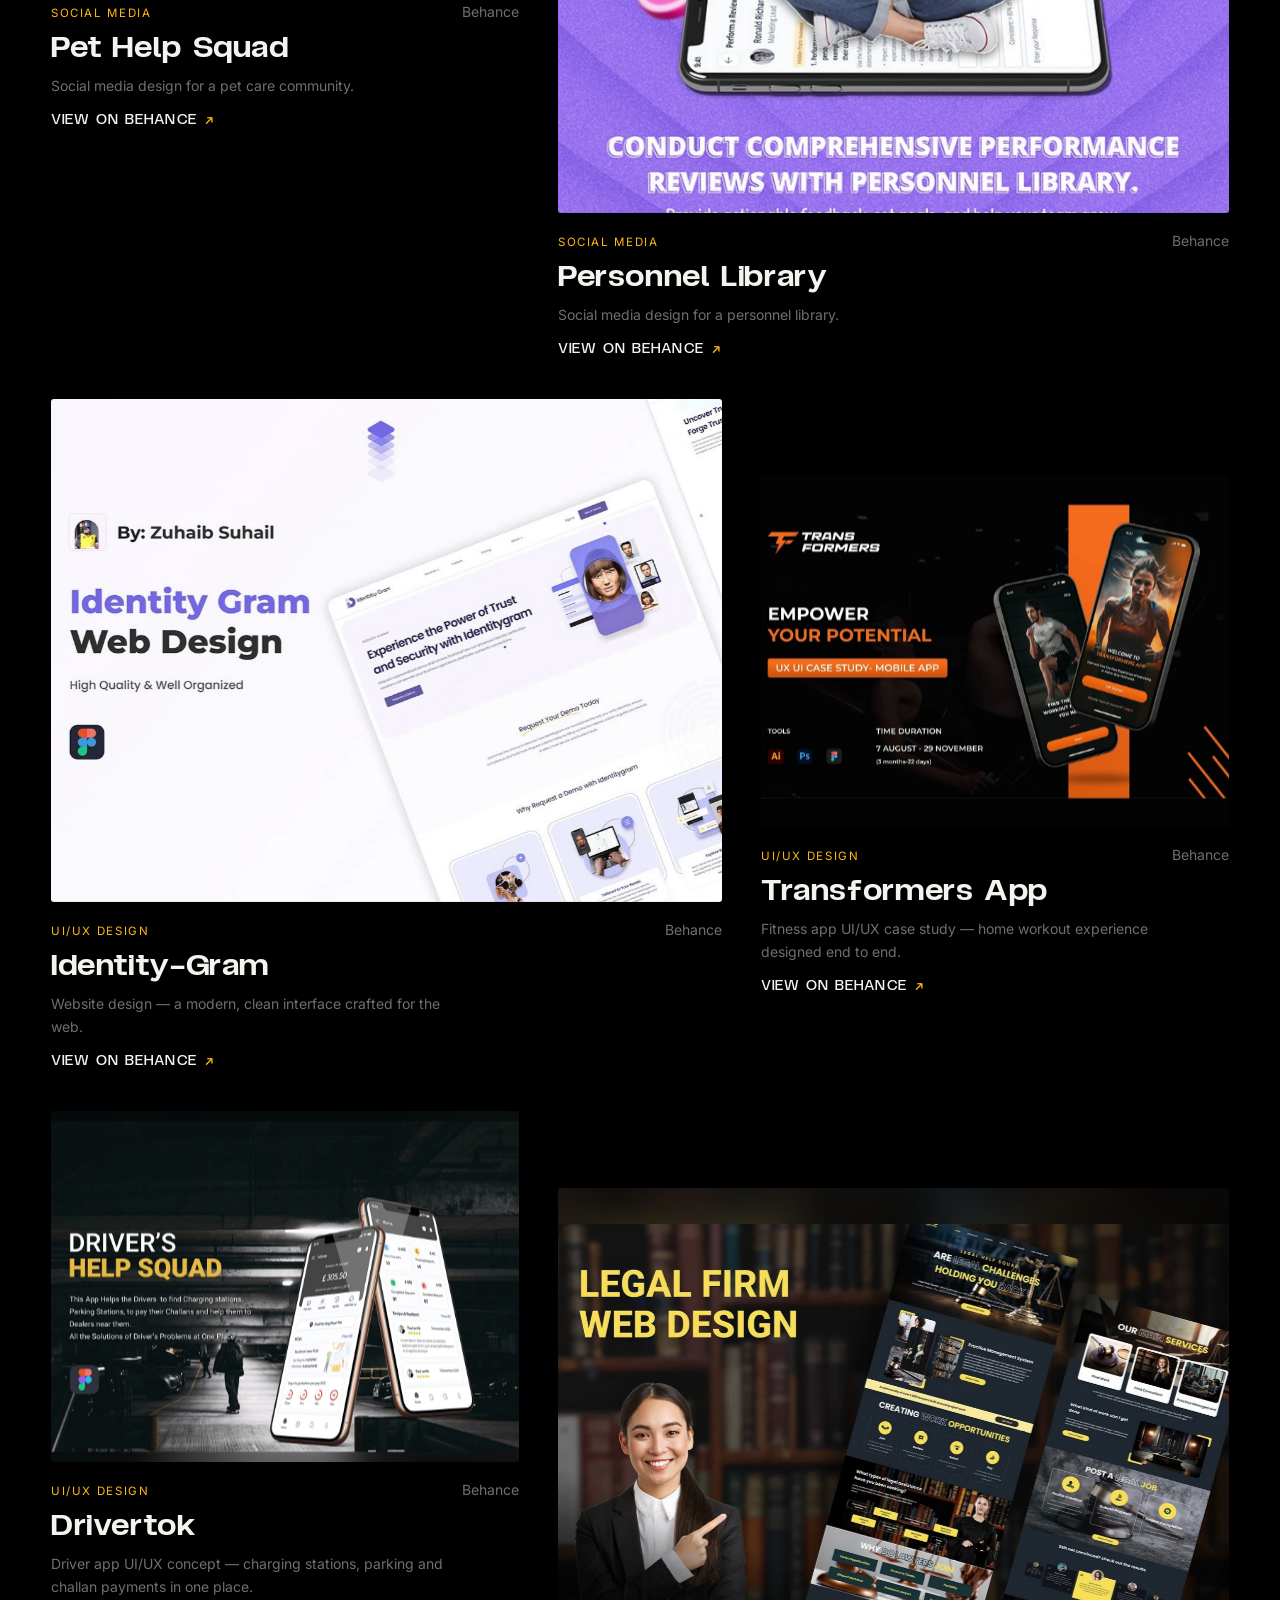
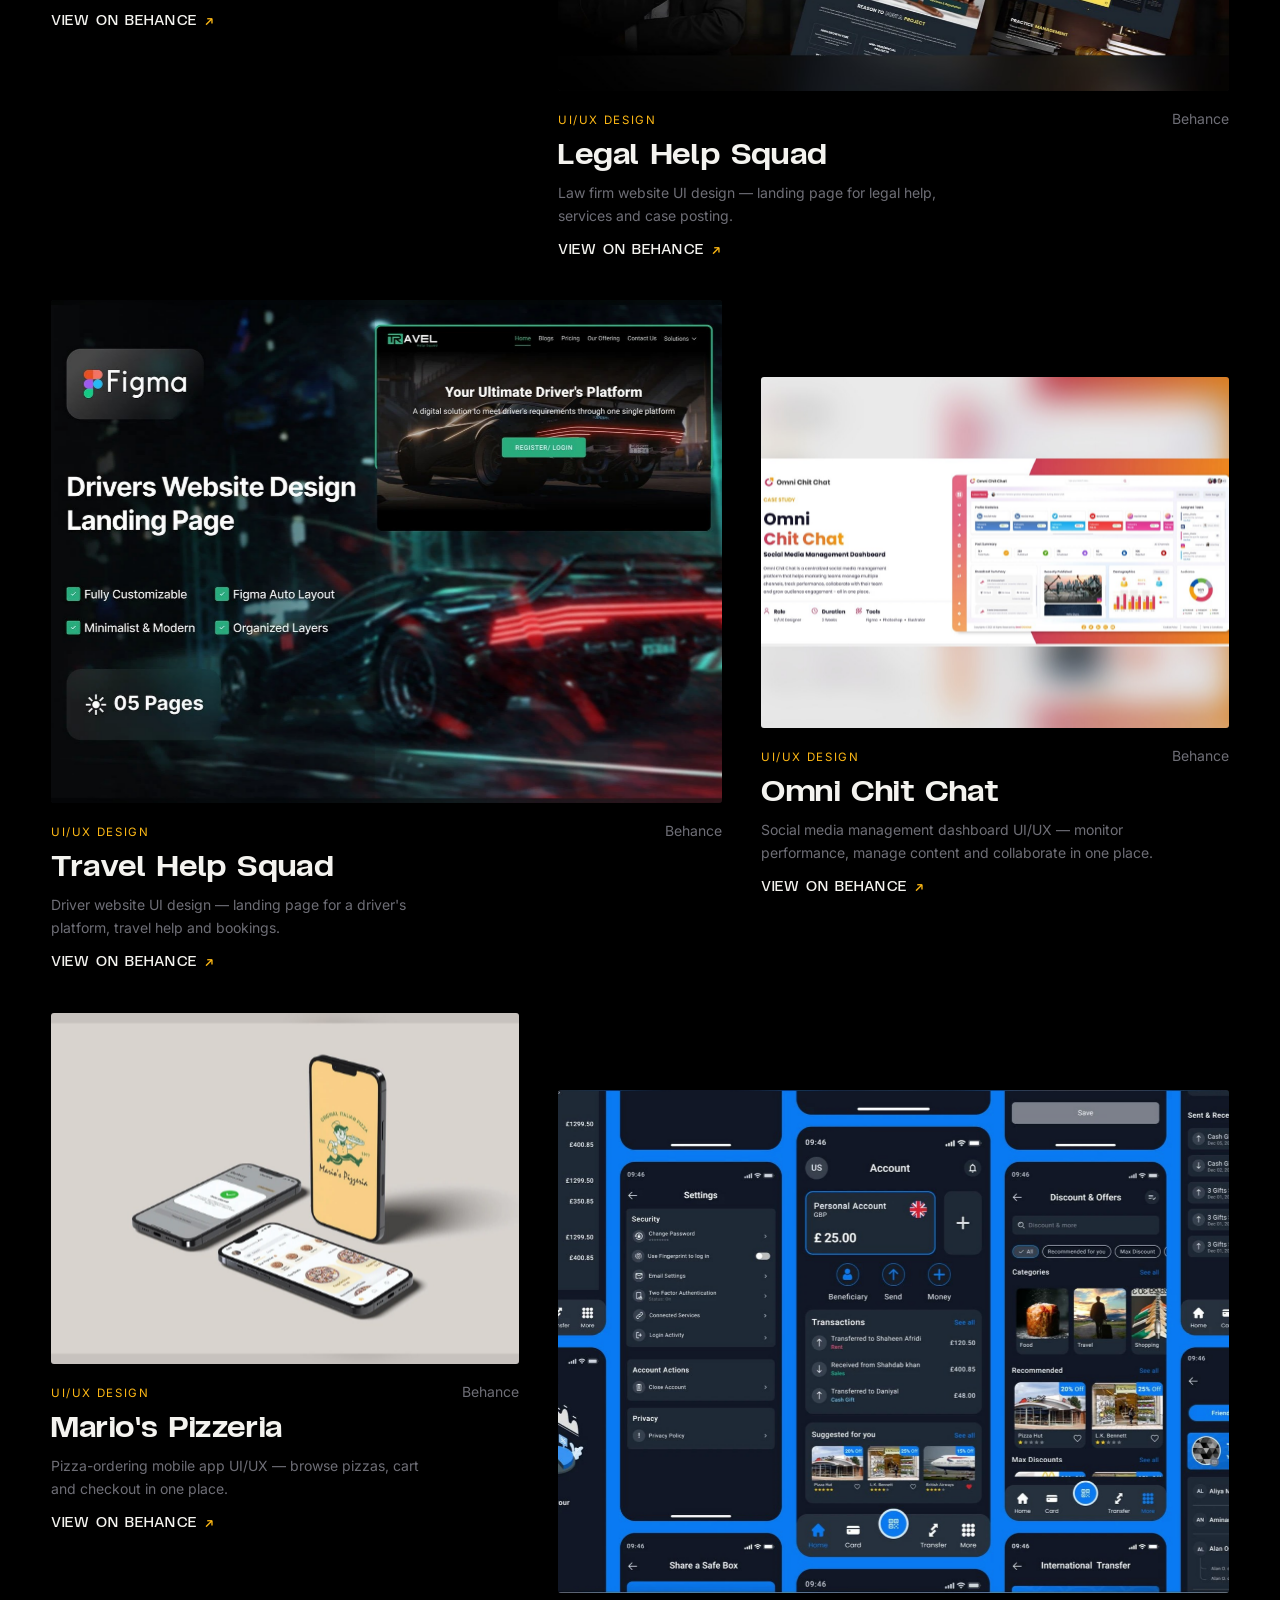
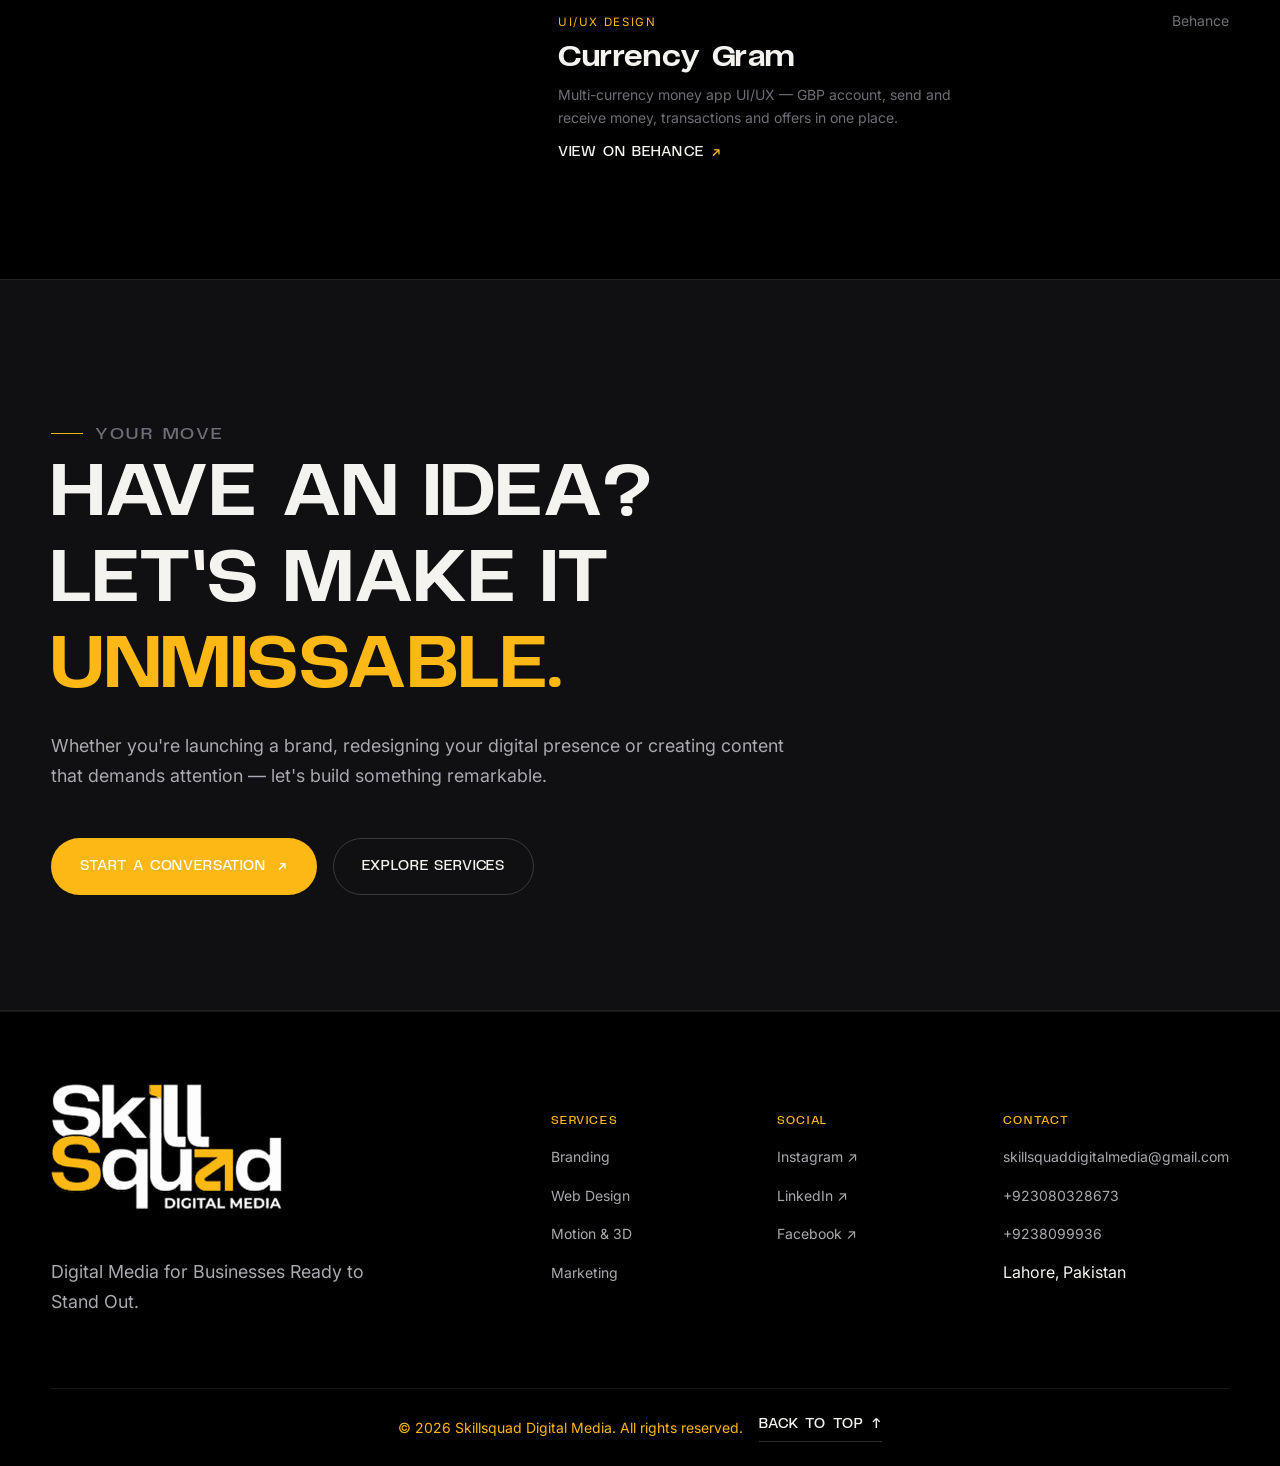
<file: work.html>
<!DOCTYPE html>
<html lang="en">
<head>
  <meta charset="UTF-8">
  <meta name="viewport" content="width=device-width, initial-scale=1.0">
  <!-- Google Analytics 4 -->
  <script async src="https://www.googletagmanager.com/gtag/js?id=G-VV6SNP16XB"></script>
  <script>
    window.dataLayer = window.dataLayer || [];
    function gtag(){dataLayer.push(arguments);}
    gtag('js', new Date());
    gtag('config', 'G-VV6SNP16XB');
  </script>
  <title>Portfolio | Branding, UI/UX &amp; Design Work | Skillsquad</title>
  <meta name="description" content="Selected brand, digital and content work from Skillsquad Digital Media in Lahore: brand identities, UI/UX, logo design and social media design.">
  <link rel="canonical" href="https://www.skillsquaddigitalmedia.com/work">
  <meta property="og:type" content="website">
  <meta property="og:site_name" content="Skillsquad Digital Media">
  <meta property="og:locale" content="en_US">
  <meta property="og:url" content="https://www.skillsquaddigitalmedia.com/work">
  <meta property="og:title" content="Portfolio | Branding, UI/UX &amp; Design Work | Skillsquad">
  <meta property="og:description" content="Selected brand, digital and content work from Lahore: brand identities, UI/UX and social media design.">
  <meta property="og:image" content="https://www.skillsquaddigitalmedia.com/assets/img/og-cover.jpg">
  <meta property="og:image:width" content="1200">
  <meta property="og:image:height" content="630">
  <meta name="twitter:card" content="summary_large_image">
  <meta name="twitter:title" content="Portfolio | Branding, UI/UX &amp; Design Work | Skillsquad">
  <meta name="twitter:description" content="Selected brand, digital and content work from Lahore: brand identities, UI/UX and social media design.">
  <meta name="twitter:image" content="https://www.skillsquaddigitalmedia.com/assets/img/og-cover.jpg">
  <meta name="theme-color" content="#0a0a0b">

  <script type="application/ld+json">
  {
    "@context": "https://schema.org",
    "@graph": [
      {
        "@type": "CollectionPage",
        "@id": "https://www.skillsquaddigitalmedia.com/work#webpage",
        "url": "https://www.skillsquaddigitalmedia.com/work",
        "name": "Portfolio | Branding, UI/UX & Design Work | Skillsquad",
        "description": "Selected brand, digital and content work from Skillsquad Digital Media in Lahore: brand identities, UI/UX, logo design and social media design.",
        "inLanguage": "en",
        "isPartOf": {
          "@id": "https://www.skillsquaddigitalmedia.com/#website"
        }
      },
      {
        "@type": "BreadcrumbList",
        "itemListElement": [
          {
            "@type": "ListItem",
            "position": 1,
            "name": "Home",
            "item": "https://www.skillsquaddigitalmedia.com/"
          },
          {
            "@type": "ListItem",
            "position": 2,
            "name": "Portfolio",
            "item": "https://www.skillsquaddigitalmedia.com/work"
          }
        ]
      }
    ]
  }
  </script>
  <link rel="preconnect" href="https://fonts.googleapis.com">
  <link rel="preconnect" href="https://fonts.gstatic.com" crossorigin>
  <link rel="preload" href="assets/fonts/bomstad-display-700.woff2" as="font" type="font/woff2" crossorigin>
  <link href="https://fonts.googleapis.com/css2?family=Space+Grotesk:wght@400;500;700&family=Inter:wght@400;500;600&display=swap" rel="stylesheet">
  <link rel="stylesheet" href="assets/css/tokens.css">
  <link rel="stylesheet" href="assets/css/base.css">
  <link rel="stylesheet" href="assets/css/components.css">
  <link rel="stylesheet" href="assets/css/pages.css">
  <link rel="icon" type="image/svg+xml" href="assets/img/favicon.svg">
</head>
<body class="grain">
  <div class="cursor-dot" aria-hidden="true"></div>
  <div class="cursor-ring" aria-hidden="true"></div>
<a class="skip-link" href="#main">Skip to content</a>

<!-- ================= NAVIGATION ================= -->
<header class="site-nav">
  <div class="container nav-inner">
    <a class="brand" href="/" aria-label="Skillsquad Digital Media — home">
      <img src="assets/img/logo.png" alt="Skillsquad Digital Media" width="287" height="161">
    </a>
    <nav class="nav-links" aria-label="Primary">
      <a href="/">Home</a>
      <a href="/services">Services</a>
      <a href="/work" aria-current="page">Portfolio</a>
      <a href="/about">About</a>
      <a href="/#team">Our Team</a>
      <a href="/contact">Contact</a>
    </nav>
    <div class="nav-cta">
      <a class="btn btn-primary btn-sm" href="/contact" data-magnetic><span class="btn-label">Let's Talk</span> <span class="arr" aria-hidden="true">↗</span></a>
      <button class="nav-burger" aria-label="Open menu" aria-expanded="false" aria-controls="mobileMenu"><span></span><span></span><span></span></button>
    </div>
  </div>
</header>
<div class="mobile-menu" id="mobileMenu">
  <nav aria-label="Mobile">
    <a class="mlink" href="/"><span class="idx">01</span>Home</a>
    <a class="mlink" href="/services"><span class="idx">02</span>Services</a>
    <a class="mlink" href="/work"><span class="idx">03</span>Portfolio</a>
    <a class="mlink" href="/about"><span class="idx">04</span>About</a>
    <a class="mlink" href="/#team"><span class="idx">05</span>Our Team</a>
    <a class="mlink" href="/contact"><span class="idx">06</span>Contact</a>
  </nav>
  <div class="mfoot">
    <span>Digital Media for Businesses Ready to Stand Out.</span>
    <a href="/contact" class="link-arrow">Let's Talk <span aria-hidden="true">↗</span></a>
  </div>
</div>

<main id="main">

  <!-- ================= PAGE HERO ================= -->
  <section class="page-hero section" aria-labelledby="pageH">
    <div class="container">
      <nav class="breadcrumb" aria-label="Breadcrumb" data-reveal="none">
        <a href="/">Home</a><span class="sep" aria-hidden="true">/</span><span aria-current="page">Portfolio</span>
      </nav>
      <p class="label" data-reveal="none" style="margin-top: var(--sp-8)">Portfolio</p>
      <h1 id="pageH" data-reveal="none" style="margin-top: var(--sp-5); font-size: var(--fs-display);">WORK THAT SPEAKS LOUDER.</h1>
      <p class="lead" data-reveal style="margin-top: var(--sp-5)">A selection of brand, digital and content work across disciplines.</p>
    </div>
  </section>

  <!-- ================= PORTFOLIO ================= -->
  <!-- Real client work — Skillsquad Digital Media official Behance portfolio (behance.net/skillsdigital), in profile sequence -->
  <section class="section" aria-label="Portfolio projects">
    <div class="container">
      <div class="filter-bar" id="filterBar" role="group" aria-label="Filter projects by category" data-reveal>
        <button type="button" class="filter-btn" data-filter="all" aria-pressed="true">All</button>
        <button type="button" class="filter-btn" data-filter="brand" aria-pressed="false">Brand Identity</button>
        <button type="button" class="filter-btn" data-filter="logo" aria-pressed="false">Logo Design</button>
        <button type="button" class="filter-btn" data-filter="web" aria-pressed="false">UI/UX Design</button>
        <button type="button" class="filter-btn" data-filter="social" aria-pressed="false">Social Media</button>
        <p class="filter-count" aria-live="polite"><span id="filterCount">Showing 20 of 20</span></p>
      </div>

      <div class="work-grid">
        <a class="project span-7" href="https://www.behance.net/gallery/253230145/Arcadia-Beans-Coffee-Studio" target="_blank" rel="noopener" data-cursor="view" data-reveal data-cat="brand">
          <div class="media clip-reveal"><img src="assets/img/work-arcadia-beans.jpg" alt="Arcadia Beans Coffee Studio — coffee brand identity" loading="lazy"></div>
          <div class="meta"><span class="cat">Brand Identity</span><span class="year">Behance</span></div>
          <h3>Arcadia Beans Coffee Studio</h3>
          <p class="blurb">Coffee brand identity — logo and visual system for an artisan coffee studio.</p>
          <span class="view">View on Behance <span class="arr" aria-hidden="true">↗</span></span>
        </a>

        <a class="project span-5 offset" href="https://www.behance.net/gallery/253198991/Padel-Club-Branding" target="_blank" rel="noopener" data-cursor="view" data-reveal style="--reveal-delay:120ms" data-cat="brand">
          <div class="media clip-reveal"><img src="assets/img/work-padel-club.jpg" alt="Padel Club — branding" loading="lazy"></div>
          <div class="meta"><span class="cat">Brand Identity</span><span class="year">Behance</span></div>
          <h3>Padel Club</h3>
          <p class="blurb">Padel club brand identity — sporty logo and visual system.</p>
          <span class="view">View on Behance <span class="arr" aria-hidden="true">↗</span></span>
        </a>

        <a class="project span-5" href="https://www.behance.net/gallery/232829993/Nouva-Innovating-The-Future" target="_blank" rel="noopener" data-cursor="view" data-reveal data-cat="brand">
          <div class="media clip-reveal"><img src="assets/img/work-nouva.jpg" alt="Nouva — innovating the future, brand identity" loading="lazy"></div>
          <div class="meta"><span class="cat">Brand Identity</span><span class="year">Behance</span></div>
          <h3>Nouva</h3>
          <p class="blurb">Brand identity for a future-focused venture.</p>
          <span class="view">View on Behance <span class="arr" aria-hidden="true">↗</span></span>
        </a>

        <a class="project span-7 offset" href="https://www.behance.net/gallery/253199503/Dr-Kanwal-Aesthetics-Brand-Identity" target="_blank" rel="noopener" data-cursor="view" data-reveal style="--reveal-delay:120ms" data-cat="brand">
          <div class="media clip-reveal"><img src="assets/img/work-dr-kanwal.jpg" alt="Dr. Kanwal Aesthetics — brand identity" loading="lazy"></div>
          <div class="meta"><span class="cat">Brand Identity</span><span class="year">Behance</span></div>
          <h3>Dr. Kanwal Aesthetics</h3>
          <p class="blurb">Aesthetics clinic brand identity — refined marks for a skincare clinic.</p>
          <span class="view">View on Behance <span class="arr" aria-hidden="true">↗</span></span>
        </a>

        <a class="project span-7" href="https://www.behance.net/gallery/176774239/SIMPLY-SKIN-aesthetics-clinic-Brand-Identity-Design" target="_blank" rel="noopener" data-cursor="view" data-reveal data-cat="brand">
          <div class="media clip-reveal"><img src="assets/img/work-simply-skin.jpg" alt="SIMPLY SKIN — aesthetics clinic brand identity" loading="lazy"></div>
          <div class="meta"><span class="cat">Brand Identity</span><span class="year">Behance</span></div>
          <h3>SIMPLY SKIN</h3>
          <p class="blurb">Aesthetics clinic brand identity — clean, clinical visual system.</p>
          <span class="view">View on Behance <span class="arr" aria-hidden="true">↗</span></span>
        </a>

        <a class="project span-5 offset" href="https://www.behance.net/gallery/253116679/Nexgistic-Logistic-Branding" target="_blank" rel="noopener" data-cursor="view" data-reveal style="--reveal-delay:120ms" data-cat="brand">
          <div class="media clip-reveal"><img src="assets/img/work-nexgistic.jpg" alt="Nexgistic Logistic — branding" loading="lazy"></div>
          <div class="meta"><span class="cat">Brand Identity</span><span class="year">Behance</span></div>
          <h3>Nexgistic Logistic</h3>
          <p class="blurb">Logistics brand identity — logo and visual system for a modern freight company.</p>
          <span class="view">View on Behance <span class="arr" aria-hidden="true">↗</span></span>
        </a>

        <a class="project span-5" href="https://www.behance.net/gallery/215405529/Gym-Brand-Identity" target="_blank" rel="noopener" data-cursor="view" data-reveal data-cat="brand">
          <div class="media clip-reveal"><img src="assets/img/work-gym-brand.jpg" alt="Gym Brand Identity" loading="lazy"></div>
          <div class="meta"><span class="cat">Brand Identity</span><span class="year">Behance</span></div>
          <h3>Gym Brand Identity</h3>
          <p class="blurb">Gym brand identity — bold marks for a fitness brand.</p>
          <span class="view">View on Behance <span class="arr" aria-hidden="true">↗</span></span>
        </a>

        <a class="project span-7 offset" href="https://www.behance.net/gallery/177171203/Windsor-Bedding-Components-Logo" target="_blank" rel="noopener" data-cursor="view" data-reveal style="--reveal-delay:120ms" data-cat="logo">
          <div class="media clip-reveal"><img src="assets/img/work-windsor-logo.jpg" alt="Windsor Bedding Components — logo design" loading="lazy"></div>
          <div class="meta"><span class="cat">Logo Design</span><span class="year">Behance</span></div>
          <h3>Windsor Bedding Components</h3>
          <p class="blurb">Logo design for a bedding components company.</p>
          <span class="view">View on Behance <span class="arr" aria-hidden="true">↗</span></span>
        </a>

        <a class="project span-7" href="https://www.behance.net/gallery/217815567/Gym-Social-Post-and-Banner-Design" target="_blank" rel="noopener" data-cursor="view" data-reveal data-cat="social">
          <div class="media clip-reveal"><img src="assets/img/work-gym-social.jpg" alt="Gym Social Post and Banner Design" loading="lazy"></div>
          <div class="meta"><span class="cat">Social Media</span><span class="year">Behance</span></div>
          <h3>Gym Social Post & Banner</h3>
          <p class="blurb">Social media posts and banners for a gym brand.</p>
          <span class="view">View on Behance <span class="arr" aria-hidden="true">↗</span></span>
        </a>

        <a class="project span-5 offset" href="https://www.behance.net/gallery/232831063/Social-Media-Creative-Ads-Post-Designs" target="_blank" rel="noopener" data-cursor="view" data-reveal style="--reveal-delay:120ms" data-cat="social">
          <div class="media clip-reveal"><img src="assets/img/work-social-ads.jpg" alt="Social Media Creative Ads and Post Designs" loading="lazy"></div>
          <div class="meta"><span class="cat">Social Media</span><span class="year">Behance</span></div>
          <h3>Social Media Ads</h3>
          <p class="blurb">Creative ads and post designs engineered to stop the scroll.</p>
          <span class="view">View on Behance <span class="arr" aria-hidden="true">↗</span></span>
        </a>

        <a class="project span-5" href="https://www.behance.net/gallery/253200769/Pet-Help-Squad-Social-Media-Design" target="_blank" rel="noopener" data-cursor="view" data-reveal data-cat="social">
          <div class="media clip-reveal"><img src="assets/img/work-pet-help-squad.jpg" alt="Pet Help Squad — social media design" loading="lazy"></div>
          <div class="meta"><span class="cat">Social Media</span><span class="year">Behance</span></div>
          <h3>Pet Help Squad</h3>
          <p class="blurb">Social media design for a pet care community.</p>
          <span class="view">View on Behance <span class="arr" aria-hidden="true">↗</span></span>
        </a>

        <a class="project span-7 offset" href="https://www.behance.net/gallery/253201635/Personnel-Library-Social-Media-Design" target="_blank" rel="noopener" data-cursor="view" data-reveal style="--reveal-delay:120ms" data-cat="social">
          <div class="media clip-reveal"><img src="assets/img/work-personnel-library.jpg" alt="Personnel Library — social media design" loading="lazy"></div>
          <div class="meta"><span class="cat">Social Media</span><span class="year">Behance</span></div>
          <h3>Personnel Library</h3>
          <p class="blurb">Social media design for a personnel library.</p>
          <span class="view">View on Behance <span class="arr" aria-hidden="true">↗</span></span>
        </a>

        <a class="project span-7" href="https://www.behance.net/gallery/180416793/Identity-Gram-Website-Design" target="_blank" rel="noopener" data-cursor="view" data-reveal data-cat="web">
          <div class="media clip-reveal"><img src="assets/img/work-identity-gram.jpg" alt="Identity-Gram — website design" loading="lazy"></div>
          <div class="meta"><span class="cat">UI/UX Design</span><span class="year">Behance</span></div>
          <h3>Identity-Gram</h3>
          <p class="blurb">Website design — a modern, clean interface crafted for the web.</p>
          <span class="view">View on Behance <span class="arr" aria-hidden="true">↗</span></span>
        </a>

        <a class="project span-5 offset" href="https://www.behance.net/gallery/252840501/Transformers-Mobile-App-Design" target="_blank" rel="noopener" data-cursor="view" data-reveal style="--reveal-delay:120ms" data-cat="web">
          <div class="media clip-reveal"><img src="assets/img/work-transformers.jpg" alt="Transformers — fitness mobile app UI/UX design" loading="lazy"></div>
          <div class="meta"><span class="cat">UI/UX Design</span><span class="year">Behance</span></div>
          <h3>Transformers App</h3>
          <p class="blurb">Fitness app UI/UX case study — home workout experience designed end to end.</p>
          <span class="view">View on Behance <span class="arr" aria-hidden="true">↗</span></span>
        </a>

        <a class="project span-5" href="https://www.behance.net/gallery/180421757/Drivertok-UIUX-Concept" target="_blank" rel="noopener" data-cursor="view" data-reveal data-cat="web">
          <div class="media clip-reveal"><img src="assets/img/work-drivertok.jpg" alt="Drivertok — driver app UI/UX concept" loading="lazy"></div>
          <div class="meta"><span class="cat">UI/UX Design</span><span class="year">Behance</span></div>
          <h3>Drivertok</h3>
          <p class="blurb">Driver app UI/UX concept — charging stations, parking and challan payments in one place.</p>
          <span class="view">View on Behance <span class="arr" aria-hidden="true">↗</span></span>
        </a>

        <a class="project span-7 offset" href="https://www.behance.net/gallery/180420323/Legal-Help-Squad-Website-Design" target="_blank" rel="noopener" data-cursor="view" data-reveal style="--reveal-delay:120ms" data-cat="web">
          <div class="media clip-reveal"><img src="assets/img/work-legal-help-squad.jpg" alt="Legal Help Squad — law firm website design" loading="lazy"></div>
          <div class="meta"><span class="cat">UI/UX Design</span><span class="year">Behance</span></div>
          <h3>Legal Help Squad</h3>
          <p class="blurb">Law firm website UI design — landing page for legal help, services and case posting.</p>
          <span class="view">View on Behance <span class="arr" aria-hidden="true">↗</span></span>
        </a>

        <a class="project span-7" href="https://www.behance.net/gallery/180422477/Travel-Help-Squad-UIUX-Concept" target="_blank" rel="noopener" data-cursor="view" data-reveal data-cat="web">
          <div class="media clip-reveal"><img src="assets/img/work-travel-help-squad.jpg" alt="Travel Help Squad — driver website UI/UX concept" loading="lazy"></div>
          <div class="meta"><span class="cat">UI/UX Design</span><span class="year">Behance</span></div>
          <h3>Travel Help Squad</h3>
          <p class="blurb">Driver website UI design — landing page for a driver's platform, travel help and bookings.</p>
          <span class="view">View on Behance <span class="arr" aria-hidden="true">↗</span></span>
        </a>

        <a class="project span-5 offset" href="https://www.behance.net/gallery/252787039/Omni-Chit-Chat-UIUX-Case-Study" target="_blank" rel="noopener" data-cursor="view" data-reveal style="--reveal-delay:120ms" data-cat="web">
          <div class="media clip-reveal"><img src="assets/img/work-omni-chit-chat.jpg" alt="Omni Chit Chat — social media management dashboard UI/UX case study" loading="lazy"></div>
          <div class="meta"><span class="cat">UI/UX Design</span><span class="year">Behance</span></div>
          <h3>Omni Chit Chat</h3>
          <p class="blurb">Social media management dashboard UI/UX — monitor performance, manage content and collaborate in one place.</p>
          <span class="view">View on Behance <span class="arr" aria-hidden="true">↗</span></span>
        </a>

        <a class="project span-5" href="https://www.behance.net/gallery/179402291/Marios-Pizzeria" target="_blank" rel="noopener" data-cursor="view" data-reveal data-cat="web">
          <div class="media clip-reveal"><img src="assets/img/work-marios-pizzeria.jpg" alt="Mario's Pizzeria — pizza-ordering mobile app UI/UX case study" loading="lazy"></div>
          <div class="meta"><span class="cat">UI/UX Design</span><span class="year">Behance</span></div>
          <h3>Mario's Pizzeria</h3>
          <p class="blurb">Pizza-ordering mobile app UI/UX — browse pizzas, cart and checkout in one place.</p>
          <span class="view">View on Behance <span class="arr" aria-hidden="true">↗</span></span>
        </a>

        <a class="project span-7 offset" href="https://www.behance.net/gallery/253199779/Currency-Gram-UIUX-Mobile-Application" target="_blank" rel="noopener" data-cursor="view" data-reveal style="--reveal-delay:120ms" data-cat="web">
          <div class="media clip-reveal"><img src="assets/img/work-currency-gram.jpg" alt="Currency Gram — multi-currency money app UI/UX case study" loading="lazy"></div>
          <div class="meta"><span class="cat">UI/UX Design</span><span class="year">Behance</span></div>
          <h3>Currency Gram</h3>
          <p class="blurb">Multi-currency money app UI/UX — GBP account, send and receive money, transactions and offers in one place.</p>
          <span class="view">View on Behance <span class="arr" aria-hidden="true">↗</span></span>
        </a>
      </div>

    </div>
  </section>

  <!-- ================= FINAL CTA ================= -->
  <section class="cta-band section" aria-labelledby="ctaH">
    <div class="cta-bg" aria-hidden="true"><canvas class="cta-particles"></canvas></div>
    <div class="container cta-inner">
      <p class="label" data-reveal>Your Move</p>
      <h2 id="ctaH" data-reveal>HAVE AN IDEA?<br>LET'S MAKE IT <span class="accent-word">UNMISSABLE.</span></h2>
      <p data-reveal>Whether you're launching a brand, redesigning your digital presence or creating content that demands attention — let's build something remarkable.</p>
      <div class="btn-row" data-reveal>
        <a class="btn btn-primary" href="/contact" data-magnetic><span class="btn-label">Start a Conversation</span> <span class="arr" aria-hidden="true">↗</span></a>
        <a class="btn btn-ghost" href="/services" data-magnetic><span class="btn-label">Explore Services</span></a>
      </div>
    </div>
  </section>

</main>

<!-- ================= FOOTER ================= -->
<footer class="site-footer">
  <div class="container">
    <div class="footer-main">
      <div class="footer-brand">
        <p class="footer-logo"><img src="assets/img/logo.png" alt="Skillsquad Digital Media"></p>
        <p class="footer-tag">Digital Media for Businesses Ready to Stand Out.</p>
      </div>
      <div class="footer-grid">
      <nav aria-label="Footer — services"><h4>Services</h4>
        <ul><li><a href="/services#branding">Branding</a></li><li><a href="/services#web">Web Design</a></li><li><a href="/services#motion">Motion &amp; 3D</a></li><li><a href="/services#marketing">Marketing</a></li></ul>
      </nav>
      <nav aria-label="Footer — social"><h4>Social</h4>
        <ul><li><a data-social="instagram" href="#">Instagram ↗</a></li><li><a data-social="linkedin" href="#">LinkedIn ↗</a></li><li><a data-social="facebook" href="#">Facebook ↗</a></li></ul>
      </nav>
      <div><h4>Contact</h4>
        <ul><li><a data-contact="email" href="#">skillsquaddigitalmedia@gmail.com</a></li><li><a href="tel:+923080328673">+923080328673</a></li>
            <li><a href="tel:+9238099936">+9238099936</a></li><li><span data-contact="location">Lahore, Pakistan</span></li></ul>
      </div>
      </div>
    </div>
    <div class="footer-bottom">
      <span class="copyright">© <span data-year>2026</span> Skillsquad Digital Media. All rights reserved.</span>
      <a href="#main" class="link-arrow">Back to top <span aria-hidden="true">↑</span></a>
    </div>
  </div>
</footer>

<script src="assets/js/site-data.js"></script>
<script src="assets/js/main.js"></script>
<script>
  // Project filter — no library. Toggles .project.is-hidden and updates the count.
  (function () {
    var bar = document.getElementById("filterBar");
    if (!bar) return;
    var buttons = Array.prototype.slice.call(bar.querySelectorAll(".filter-btn"));
    var cards = Array.prototype.slice.call(document.querySelectorAll(".work-grid .project"));
    var count = document.getElementById("filterCount");

    function apply(cat) {
      var shown = 0;
      cards.forEach(function (card) {
        var match = cat === "all" || card.getAttribute("data-cat") === cat;
        card.classList.toggle("is-hidden", !match);
        if (match) shown++;
      });
      if (count) count.textContent = "Showing " + shown + " of " + cards.length;
    }

    buttons.forEach(function (btn) {
      btn.addEventListener("click", function () {
        buttons.forEach(function (b) {
          b.setAttribute("aria-pressed", b === btn ? "true" : "false");
        });
        apply(btn.getAttribute("data-filter"));
      });
    });

    apply("all");
  })();
</script>
</body>
</html>
</file>
<file: assets/css/tokens.css>
/* ============================================================
   SKILLSQUAD DIGITAL MEDIA — DESIGN TOKENS
   Phase 1: Creative Foundation
   Single source of truth for color, type, spacing, motion.
   ============================================================ */

/* ---------- Bomstad Display (self-hosted) ---------- */
@font-face {
  font-family: "Bomstad Display"; font-style: normal; font-weight: 100; font-display: swap;
  src: url("../fonts/bomstad-display-100.woff2") format("woff2");
}
@font-face {
  font-family: "Bomstad Display"; font-style: normal; font-weight: 200; font-display: swap;
  src: url("../fonts/bomstad-display-200.woff2") format("woff2");
}
@font-face {
  font-family: "Bomstad Display"; font-style: normal; font-weight: 300; font-display: swap;
  src: url("../fonts/bomstad-display-300.woff2") format("woff2");
}
@font-face {
  font-family: "Bomstad Display"; font-style: normal; font-weight: 400; font-display: swap;
  src: url("../fonts/bomstad-display-400.woff2") format("woff2");
}
@font-face {
  font-family: "Bomstad Display"; font-style: normal; font-weight: 500; font-display: swap;
  src: url("../fonts/bomstad-display-500.woff2") format("woff2");
}
@font-face {
  font-family: "Bomstad Display"; font-style: normal; font-weight: 600; font-display: swap;
  src: url("../fonts/bomstad-display-600.woff2") format("woff2");
}
@font-face {
  font-family: "Bomstad Display"; font-style: normal; font-weight: 700; font-display: swap;
  src: url("../fonts/bomstad-display-700.woff2") format("woff2");
}
@font-face {
  font-family: "Bomstad Display"; font-style: normal; font-weight: 800; font-display: swap;
  src: url("../fonts/bomstad-display-800.woff2") format("woff2");
}
@font-face {
  font-family: "Bomstad Display"; font-style: normal; font-weight: 900; font-display: swap;
  src: url("../fonts/bomstad-display-900.woff2") format("woff2");
}

:root {
  /* ---------- Color: surfaces ---------- */
  --bg:            #000000;   /* primary background (solid black) */
  --bg-elev:       #101012;   /* elevated surfaces */
  --bg-elev-2:     #161619;   /* cards / wells */
  --bg-invert:     #f4f3ef;   /* inverted sections */

  /* ---------- Color: text ---------- */
  --text:          #f4f3ef;   /* primary text (warm white) */
  --text-2:        #a9a9b0;   /* secondary text (neutral grey) */
  --text-3:        #6e6e76;   /* muted text */
  --text-invert:   #0a0a0b;   /* text on light surfaces */

  /* ---------- Color: lines & borders ---------- */
  --line:          rgba(244, 243, 239, 0.09);
  --line-strong:   rgba(244, 243, 239, 0.18);
  --line-invert:   rgba(10, 10, 11, 0.14);

  /* ---------- Color: accent (ONE controlled accent) ---------- */
  --accent:        #fdb815;   /* logo gold — Skillsquad signature */
  --accent-deep:   #c77806;
  --accent-soft:   rgba(253, 184, 21, 0.10);  /* subtle accent wash */
  --accent-glow:   rgba(253, 184, 21, 0.32);  /* restrained glow */
  --accent-text:   #fdb815;   /* accent text — brand yellow */

  /* ---------- Interactive states ---------- */
  --hover-wash:    rgba(244, 243, 239, 0.04);
  --focus-ring:    0 0 0 2px var(--bg), 0 0 0 4px var(--accent);

  /* ---------- Typography ---------- */
  --font-display: "Bomstad Display", "Space Grotesk", "Inter", system-ui, sans-serif;
  --font-body:    "Inter", system-ui, -apple-system, sans-serif;

  --fs-hero:      clamp(3.25rem, 9.5vw, 9rem);
  --fs-display:   clamp(2.5rem, 6vw, 5.25rem);
  --fs-h2:        clamp(1.9rem, 3.8vw, 3.25rem);
  --fs-h3:        clamp(1.25rem, 2vw, 1.625rem);
  --fs-lead:      clamp(1.0625rem, 1.4vw, 1.25rem);
  --fs-body:      1rem;
  --fs-small:     0.875rem;
  --fs-label:     0.72rem;

  --lh-tight:     0.98;
  --lh-display:   1.04;
  --lh-heading:   1.12;
  --lh-body:      1.65;

  --tracking-tight: 0.02em;
  --tracking-display: 0.02em;
  --tracking-label: 0.14em;

  --weight-regular: 400;
  --weight-medium:  500;
  --weight-bold:    700;

  /* ---------- Spacing scale (4px base) ---------- */
  --sp-1:  0.25rem;
  --sp-2:  0.5rem;
  --sp-3:  0.75rem;
  --sp-4:  1rem;
  --sp-5:  1.5rem;
  --sp-6:  2rem;
  --sp-8:  3rem;
  --sp-10: 4.5rem;
  --sp-12: 6rem;
  --sp-16: 9rem;

  --section-pad: clamp(5rem, 9vw, 8.5rem);
  --gutter: clamp(1.25rem, 4vw, 4rem);
  --maxw: 1480px;
  --maxw-text: 68ch;

  /* ---------- Shape ---------- */
  --r-none: 0;
  --r-sm: 3px;   /* used sparingly; editorial = mostly sharp */
  --r-md: 6px;
  --r-pill: 999px;

  /* ---------- Motion ---------- */
  --ease-out: cubic-bezier(0.22, 1, 0.36, 1);
  --ease-swift: cubic-bezier(0.65, 0, 0.35, 1);
  --t-micro: 240ms;   /* micro interactions: 200-400ms */
  --t-med: 480ms;
  --t-macro: 800ms;   /* larger transitions: 600-1000ms */

  /* ---------- Elevation ---------- */
  --shadow-lift: 0 24px 64px -24px rgba(0, 0, 0, 0.7);
  --nav-h: 92px;
}

@media (max-width: 768px) {
  :root {
    --nav-h: 76px;
    --section-pad: clamp(3.5rem, 12vw, 5rem);
  }
}
</file>
<file: assets/css/base.css>
/* ============================================================
   BASE — reset, typography, utilities, grain, reveal primitives
   ============================================================ */

*, *::before, *::after { box-sizing: border-box; margin: 0; padding: 0; }

html {
  scroll-behavior: smooth;
  -webkit-text-size-adjust: 100%;
}

html, body { overflow-x: clip; }
body {
  background: var(--bg);
  color: var(--text);
  font-family: var(--font-body);
  font-size: var(--fs-body);
  line-height: var(--lh-body);
  font-weight: var(--weight-regular);
  -webkit-font-smoothing: antialiased;
  text-rendering: optimizeLegibility;
  overflow-x: hidden;
}

::selection { background: var(--accent); color: #fff; }

img, video, svg { display: block; max-width: 100%; }
img { height: auto; }

a { color: inherit; text-decoration: none; }
a:hover { color: inherit; }

button { font: inherit; color: inherit; background: none; border: 0; cursor: pointer; }
input, textarea, select { font: inherit; color: inherit; }

ul, ol { list-style: none; }

/* ---------- Accessible focus (never remove outlines w/o replacement) ---------- */
:focus { outline: none; }
:focus-visible {
  outline: 2px solid var(--accent);
  outline-offset: 3px;
  border-radius: var(--r-sm);
}

/* ---------- Skip link ---------- */
.skip-link {
  position: fixed; top: -100px; left: var(--gutter); z-index: 2000;
  background: var(--accent); color: #fff; font-weight: 600;
  padding: var(--sp-3) var(--sp-5); border-radius: var(--r-sm);
  transition: top var(--t-micro) var(--ease-out);
}
.skip-link:focus { top: var(--sp-4); }

/* ---------- Typography defaults ---------- */
h1, h2, h3, h4, .display {
  font-family: var(--font-display);
  font-weight: var(--weight-bold);
  letter-spacing: var(--tracking-display);
  line-height: var(--lh-display);
  text-wrap: balance;
}

h1 { font-size: var(--fs-display); }
h2 { font-size: var(--fs-h2); line-height: var(--lh-heading); }
h3 { font-size: var(--fs-h3); line-height: var(--lh-heading); letter-spacing: var(--tracking-tight); }

p { color: var(--text-2); max-width: var(--maxw-text); }
p strong, .text-strong { color: var(--text); font-weight: var(--weight-medium); }

.lead { font-size: var(--fs-lead); line-height: 1.6; color: var(--text-2); }

/* ---------- Layout utilities ---------- */
.container {
  width: 100%;
  max-width: var(--maxw);
  margin-inline: auto;
  padding-inline: var(--gutter);
}

.section { padding-block: var(--section-pad); position: relative; }

/* Section label — small premium eyebrow */
.label {
  font-family: var(--font-display);
  font-size: var(--fs-label);
  font-weight: var(--weight-medium);
  letter-spacing: var(--tracking-label);
  text-transform: uppercase;
  color: var(--text-3);
  display: inline-flex; align-items: center; gap: var(--sp-3);
}
.label::before {
  content: ""; width: 2rem; height: 1px; background: var(--accent);
  display: inline-block; flex: none;
}
.label--plain::before { display: none; }

.section-head { margin-bottom: clamp(2.5rem, 5vw, 4.5rem); }
.section-head h2 {
  margin-top: var(--sp-5);
  max-width: 16ch;
}
.section-head .support {
  margin-top: var(--sp-4);
  font-size: var(--fs-lead);
  color: var(--text-3);
}

/* Fine divider */
.rule { border: 0; border-top: 1px solid var(--line); }

/* ---------- Film grain overlay — DISABLED (solid black background per client) ---------- */
.grain::after {
  display: none;
}
/* .grain::after {
  content: ""; position: fixed; inset: -50%; z-index: 1500;
  pointer-events: none; opacity: 0.05;
  background-image: url("data:image/svg+xml,%3Csvg viewBox='0 0 300 300' xmlns='http://www.w3.org/2000/svg'%3E%3Cfilter id='n'%3E%3CfeTurbulence type='fractalNoise' baseFrequency='0.9' numOctaves='3' stitchTiles='stitch'/%3E%3C/filter%3E%3Crect width='100%25' height='100%25' filter='url(%23n)'/%3E%3C/svg%3E");
  animation: grain-shift 9s steps(6) infinite;
} */
@keyframes grain-shift {
  0%, 100% { transform: translate(0, 0); }
  20% { transform: translate(-4%, 3%); }
  40% { transform: translate(3%, -4%); }
  60% { transform: translate(-3%, -2%); }
  80% { transform: translate(4%, 4%); }
}

/* ---------- Ambient line-art background (very subtle) ---------- */
body::before {
  content: ""; position: fixed; inset: 0; z-index: -1;
  background: url("../img/bg-lines.webp") center top / cover no-repeat;
  opacity: 0.16; pointer-events: none;
}

/* ---------- Reveal primitives (JS adds .is-in) ---------- */
[data-reveal] {
  opacity: 0;
  transform: translateY(34px);
  transition: opacity var(--t-macro) var(--ease-out),
              transform var(--t-macro) var(--ease-out);
  transition-delay: var(--reveal-delay, 0ms);
  will-change: opacity, transform;
}
[data-reveal].is-in { opacity: 1; transform: none; }

[data-reveal="left"]  { transform: translateX(-40px); }
[data-reveal="right"] { transform: translateX(40px); }
[data-reveal="scale"] { transform: scale(0.96); }
[data-reveal="none"]  { transform: none; }

/* Line-mask text reveal */
.mask-line { display: block; overflow: hidden; }
.mask-line > span {
  display: block;
  transform: translateY(110%);
  transition: transform 900ms var(--ease-out);
  transition-delay: var(--line-delay, 0ms);
}
.is-in .mask-line > span, .mask-line.is-in > span { transform: translateY(0); }

/* Image clip reveal */
.clip-reveal { overflow: hidden; position: relative; }
.clip-reveal img {
  transform: scale(1.12);
  transition: transform 1200ms var(--ease-out);
  will-change: transform;
}
.clip-reveal.is-in img,
.is-in .clip-reveal img { transform: scale(1); }
.clip-reveal::after { /* wipe */
  content: ""; position: absolute; inset: 0; background: var(--bg-elev-2);
  transform-origin: top; transition: transform 900ms var(--ease-swift);
}
.clip-reveal.is-in::after,
.is-in .clip-reveal::after { transform: scaleY(0); }

/* ---------- Reduced motion: degrade gracefully ---------- */
@media (prefers-reduced-motion: reduce) {
  html { scroll-behavior: auto; }
  *, *::before, *::after {
    animation-duration: 0.01ms !important;
    animation-iteration-count: 1 !important;
    transition-duration: 0.01ms !important;
  }
  [data-reveal], .mask-line > span { opacity: 1; transform: none; }
  .clip-reveal img { transform: none; }
  .clip-reveal::after { display: none; }
  .grain::after { animation: none; }
}
</file>
<file: assets/css/components.css>
/* ============================================================
   COMPONENTS — nav, buttons, cards, rows, forms, footer, cursor
   ============================================================ */

/* ================= NAVIGATION ================= */
.site-nav {
  position: fixed; top: 0; left: 0; right: 0; z-index: 1000;
  height: var(--nav-h);
  transition: background var(--t-micro) var(--ease-out),
              border-color var(--t-micro) var(--ease-out),
              backdrop-filter var(--t-micro) var(--ease-out);
  border-bottom: 1px solid transparent;
}
.site-nav .nav-inner {
  height: 100%; display: flex; align-items: center; justify-content: space-between;
  gap: var(--sp-6);
}
.site-nav.is-scrolled {
  background: rgba(10, 10, 11, 0.72);
  -webkit-backdrop-filter: blur(14px); backdrop-filter: blur(14px);
  border-bottom-color: var(--line);
}
.brand {
  font-family: var(--font-display); font-weight: var(--weight-bold);
  font-size: 1.05rem; letter-spacing: 0.08em; text-transform: uppercase;
  display: inline-flex; align-items: center; gap: var(--sp-2);
  z-index: 1002; position: relative;
}
.brand .brand-dot {
  width: 9px; height: 9px; border-radius: 50%; background: var(--accent);
  box-shadow: 0 0 12px var(--accent-glow); flex: none;
}
.brand img {
  height: 4.5rem; width: auto; display: block; flex: none;
}
.nav-links { display: flex; align-items: center; gap: clamp(1.25rem, 2.5vw, 2.5rem); }
.nav-links a {
  font-size: var(--fs-small); font-weight: var(--weight-medium);
  color: var(--text-2); position: relative; padding-block: var(--sp-2);
  transition: color var(--t-micro) var(--ease-out);
}
.nav-links a::after {
  content: ""; position: absolute; left: 0; bottom: 0; height: 1px; width: 100%;
  background: var(--accent); transform: scaleX(0); transform-origin: right;
  transition: transform var(--t-micro) var(--ease-out);
}
.nav-links a:hover { color: var(--text); }
.nav-links a:hover::after {
  transform: scaleX(1); transform-origin: left;
}
.nav-cta { display: inline-flex; align-items: center; gap: var(--sp-4); }

/* Burger (mobile) */
.nav-burger {
  display: none; z-index: 1002; position: relative;
  width: 44px; height: 44px; flex-direction: column;
  align-items: center; justify-content: center; gap: 7px;
}
.nav-burger span {
  display: block; width: 26px; height: 2px; background: var(--text);
  transition: transform var(--t-micro) var(--ease-out), opacity var(--t-micro);
}
body.menu-open .nav-burger span:nth-child(1) { transform: translateY(9px) rotate(45deg); }
body.menu-open .nav-burger span:nth-child(2) { opacity: 0; }
body.menu-open .nav-burger span:nth-child(3) { transform: translateY(-9px) rotate(-45deg); }

/* Mobile full-screen menu */
.mobile-menu {
  position: fixed; inset: 0; z-index: 1001;
  background: rgba(10, 10, 11, 0.96);
  -webkit-backdrop-filter: blur(20px); backdrop-filter: blur(20px);
  display: flex; flex-direction: column; justify-content: center;
  padding: calc(var(--nav-h) + var(--sp-6)) var(--gutter) var(--sp-8);
  clip-path: inset(0 0 100% 0);
  transition: clip-path 600ms var(--ease-swift);
  visibility: hidden;
}
body.menu-open .mobile-menu { clip-path: inset(0 0 0% 0); visibility: visible; }
body.menu-open { overflow: hidden; }
.mobile-menu nav { display: flex; flex-direction: column; gap: var(--sp-1); }
.mobile-menu a.mlink {
  font-family: var(--font-display); font-weight: var(--weight-bold);
  font-size: clamp(2.25rem, 9vw, 3.5rem); letter-spacing: var(--tracking-tight);
  color: var(--text); padding-block: var(--sp-2);
  display: flex; align-items: baseline; gap: var(--sp-4);
  opacity: 0; transform: translateY(24px);
  transition: opacity 500ms var(--ease-out), transform 500ms var(--ease-out), color var(--t-micro);
}
body.menu-open .mobile-menu a.mlink { opacity: 1; transform: none; }
.mobile-menu a.mlink .idx { font-size: var(--fs-small); color: var(--accent); font-weight: var(--weight-medium); }
.mobile-menu a.mlink:hover { color: var(--accent-text); }
body.menu-open .mobile-menu a.mlink:nth-child(1) { transition-delay: 120ms; }
body.menu-open .mobile-menu a.mlink:nth-child(2) { transition-delay: 170ms; }
body.menu-open .mobile-menu a.mlink:nth-child(3) { transition-delay: 220ms; }
body.menu-open .mobile-menu a.mlink:nth-child(4) { transition-delay: 270ms; }
body.menu-open .mobile-menu a.mlink:nth-child(5) { transition-delay: 320ms; }
body.menu-open .mobile-menu a.mlink:nth-child(6) { transition-delay: 370ms; }
.mobile-menu .mfoot {
  margin-top: auto; padding-top: var(--sp-8);
  display: flex; justify-content: space-between; align-items: center;
  border-top: 1px solid var(--line); color: var(--text-3); font-size: var(--fs-small);
}

@media (max-width: 900px) {
  .nav-links { display: none; }
  .nav-burger { display: inline-flex; }
  .nav-cta .btn { display: none; }
}

/* ================= BUTTONS ================= */
.btn {
  display: inline-flex; align-items: center; justify-content: center; gap: var(--sp-3);
  font-family: var(--font-display); font-weight: var(--weight-medium);
  font-size: var(--fs-small); letter-spacing: 0.06em; text-transform: uppercase;
  padding: 1rem 1.75rem; border-radius: var(--r-pill);
  border: 1px solid transparent;
  transition: background var(--t-micro) var(--ease-out), color var(--t-micro) var(--ease-out),
              border-color var(--t-micro) var(--ease-out), transform var(--t-micro) var(--ease-out),
              box-shadow var(--t-micro) var(--ease-out);
  white-space: nowrap; position: relative;
}
.btn .arr { transition: transform var(--t-micro) var(--ease-out); display: inline-block; }
.btn:hover .arr { transform: translate(3px, -3px); }

.btn-primary { background: var(--accent); color: #fff; }
.btn-primary:hover {
  background: var(--accent-text); color: #0a0a0b;
  box-shadow: 0 8px 32px -8px var(--accent-glow);
  transform: translateY(-2px);
}
.btn-ghost { border-color: var(--line-strong); color: var(--text); background: transparent; }
.btn-ghost:hover { border-color: var(--text); background: var(--hover-wash); transform: translateY(-2px); }
.btn-whatsapp { background: transparent; color: #fff; border: 1px solid rgba(255, 255, 255, 0.85); }
.btn-whatsapp:hover { background: rgba(255, 255, 255, 0.08); border-color: #fff; color: #fff; transform: translateY(-2px); }
.btn-whatsapp .wa-icon { width: 1.6em; height: 1.6em; flex-shrink: 0; }
.btn-light { background: var(--text); color: var(--text-invert); }
.btn-light:hover { background: #fff; transform: translateY(-2px); box-shadow: var(--shadow-lift); }
.btn-sm { padding: 0.7rem 1.25rem; font-size: 0.78rem; }

/* Text link with arrow */
.link-arrow {
  display: inline-flex; align-items: center; gap: var(--sp-2);
  font-family: var(--font-display); font-weight: var(--weight-medium);
  font-size: var(--fs-small); letter-spacing: 0.08em; text-transform: uppercase;
  color: var(--text); padding-bottom: var(--sp-1);
  border-bottom: 1px solid var(--line-strong);
  transition: border-color var(--t-micro), color var(--t-micro), gap var(--t-micro) var(--ease-out);
}
.link-arrow:hover { border-color: var(--accent); color: var(--accent-text); gap: var(--sp-3); }

/* ================= MARQUEE ================= */
.marquee {
  overflow: hidden; border-block: 1px solid var(--line);
  padding-block: var(--sp-5); user-select: none;
  -webkit-mask-image: linear-gradient(90deg, transparent, #000 8%, #000 92%, transparent);
          mask-image: linear-gradient(90deg, transparent, #000 8%, #000 92%, transparent);
}
.marquee-track {
  display: flex; width: max-content;
  animation: marquee 28s linear infinite;
}
.marquee-track span { padding-right: var(--sp-8); }
.marquee:hover .marquee-track { animation-play-state: paused; }
.marquee-track span {
  font-family: var(--font-display); font-weight: var(--weight-bold);
  font-size: clamp(1.25rem, 2.5vw, 2rem); letter-spacing: var(--tracking-tight);
  color: var(--text-3); white-space: nowrap; display: inline-flex; align-items: center; gap: var(--sp-8);
}
.marquee-track span i { color: var(--accent); font-style: normal; font-size: 0.7em; }
.logo-marquee .marquee-track { align-items: center; gap: clamp(2.5rem, 5vw, 4.5rem); padding-right: clamp(2.5rem, 5vw, 4.5rem); animation-duration: 70s; }
.logo-marquee .marquee-track img { height: clamp(6rem, 10vw, 9rem); width: auto; flex-shrink: 0; opacity: 0.85; transition: opacity var(--t-micro); }
.logo-marquee .marquee-track img[src*="alshaafi"] { height: clamp(4.5rem, 8vw, 7rem); }
.logo-marquee:hover .marquee-track img { opacity: 1; }
@keyframes marquee { to { transform: translateX(-50%); } }

/* ================= SERVICE ROWS ================= */
.service-list { border-top: 1px solid var(--line); }
.service-row {
  display: grid; grid-template-columns: 5.5rem 1fr auto 3rem; align-items: center;
  gap: var(--sp-5); padding: clamp(1.5rem, 3vw, 2.5rem) var(--sp-2);
  border-bottom: 1px solid var(--line);
  position: relative; isolation: isolate;
  transition: padding var(--t-med) var(--ease-out);
}
.service-row::before { /* hover wash */
  content: ""; position: absolute; inset: 0; z-index: -1;
  background: linear-gradient(90deg, var(--accent-soft), transparent 65%);
  opacity: 0; transition: opacity var(--t-med) var(--ease-out);
}
.service-row:hover::before, .service-row:focus-within::before { opacity: 1; }
.service-row .num {
  font-family: var(--font-display); font-size: var(--fs-small);
  color: var(--text-3); letter-spacing: var(--tracking-label);
  transition: color var(--t-micro), transform var(--t-med) var(--ease-out);
}
.service-row:hover .num { color: var(--accent-text); transform: translateX(6px); }
.service-row h3 {
  font-size: clamp(1.5rem, 3.2vw, 2.75rem);
  transition: transform var(--t-med) var(--ease-out), color var(--t-micro);
}
.service-row:hover h3, .service-row:focus-within h3 { transform: translateX(12px); color: var(--accent-text); }
.service-row .tags {
  display: flex; gap: var(--sp-2); flex-wrap: wrap; justify-content: flex-end;
  max-width: 22rem;
}
.service-row .tags li {
  font-size: 0.72rem; letter-spacing: 0.08em; text-transform: uppercase;
  color: var(--text-3); border: 1px solid var(--line);
  padding: 0.35rem 0.7rem; border-radius: var(--r-pill); white-space: nowrap;
}
.service-row .go {
  width: 3rem; height: 3rem; border: 1px solid var(--line-strong); border-radius: 50%;
  display: grid; place-items: center; font-size: 1.1rem;
  transition: background var(--t-micro), border-color var(--t-micro), transform var(--t-med) var(--ease-out), color var(--t-micro);
}
.service-row:hover .go, .service-row:focus-within .go {
  background: var(--accent); border-color: var(--accent); color: #fff;
  transform: rotate(-45deg);
}
.service-row .desc {
  grid-column: 2 / -1; color: var(--text-2); font-size: var(--fs-small);
  max-width: 56ch; padding-top: var(--sp-2);
}
@media (max-width: 900px) {
  .service-row { grid-template-columns: 3.5rem 1fr 2.75rem; }
  .service-row .tags { display: none; }
  .service-row .go { width: 2.75rem; height: 2.75rem; }
}

/* ================= PROJECT CARDS (editorial) ================= */
.work-grid { display: grid; grid-template-columns: repeat(12, 1fr); gap: clamp(1.5rem, 3vw, 3rem); }
.project { position: relative; display: block; }
.project .media {
  position: relative; overflow: hidden; border-radius: var(--r-sm);
  background: var(--bg-elev); aspect-ratio: 4/3;
}
.project .media img {
  width: 100%; height: 100%; object-fit: cover;
  transform: scale(1.06);
  transition: transform 1000ms var(--ease-out), filter 1000ms var(--ease-out);
  filter: saturate(0.92);
}
.project:hover .media img { transform: scale(1); filter: saturate(1.05); }
.project .media .veil {
  position: absolute; inset: 0;
  background: linear-gradient(180deg, transparent 55%, rgba(10,10,11,0.55));
  opacity: 0; transition: opacity var(--t-med) var(--ease-out);
}
.project:hover .media .veil { opacity: 1; }
.project .meta {
  display: flex; align-items: baseline; justify-content: space-between; gap: var(--sp-4);
  padding-top: var(--sp-4);
}
.project .meta .cat {
  font-size: var(--fs-label); letter-spacing: var(--tracking-label);
  text-transform: uppercase; color: var(--accent-text);
}
.project .meta .year { font-size: var(--fs-small); color: var(--text-3); }
.project h3 { font-size: clamp(1.4rem, 2.4vw, 2.1rem); margin-top: var(--sp-2); }
.project .blurb { color: var(--text-3); font-size: var(--fs-small); margin-top: var(--sp-2); max-width: 44ch; }
.project .view {
  display: inline-flex; align-items: center; gap: var(--sp-2); margin-top: var(--sp-3);
  font-family: var(--font-display); font-size: var(--fs-small); font-weight: var(--weight-medium);
  letter-spacing: 0.08em; text-transform: uppercase; color: var(--text);
}
.project .view .arr { transition: transform var(--t-micro) var(--ease-out); color: var(--accent-text); }
.project:hover .view .arr { transform: translateX(6px); }

/* editorial spans */
.span-7 { grid-column: span 7; } .span-5 { grid-column: span 5; }
.span-6 { grid-column: span 6; } .span-12 { grid-column: span 12; }
.span-8 { grid-column: span 8; } .span-4 { grid-column: span 4; }
.project.tall .media { aspect-ratio: 3/4; }
.project.wide .media { aspect-ratio: 16/8; }
.project.offset { margin-top: clamp(2rem, 6vw, 5rem); }

@media (max-width: 900px) {
  .work-grid > * { grid-column: span 12 !important; }
  .project.offset { margin-top: 0; }
  .project .media, .project.tall .media, .project.wide .media { aspect-ratio: 4/3; }
}

/* ================= STATS (editorial) ================= */
.stats { display: grid; grid-template-columns: repeat(4, 1fr); border-top: 1px solid var(--line); }
.stat { padding: var(--sp-5) var(--sp-4) var(--sp-3); border-right: 1px solid var(--line); text-align: center; display: flex; flex-direction: column; align-items: center; justify-content: center; }
.stat:last-child { border-right: 0; }
.stat-icon { width: 4.5rem; height: 4.5rem; margin-bottom: var(--sp-4); display: block; }
.stat-icon img, .stat-icon svg { width: 100%; height: 100%; display: block; }
.stat .value {
  text-align: center; width: 100%;
  font-family: var(--font-display); font-weight: var(--weight-bold);
  font-size: clamp(2.5rem, 4.5vw, 4rem); letter-spacing: var(--tracking-tight);
  line-height: 1; display: flex; align-items: baseline; justify-content: center; gap: 0.1em;
}
.stat .value .suffix { color: var(--accent); font-size: 0.6em; }
.stat .caption { margin-top: var(--sp-3); margin-inline: auto; color: var(--text-3); font-size: var(--fs-small); max-width: 20ch; text-align: center; width: 100%; }
@media (max-width: 900px) {
  .stats { grid-template-columns: 1fr 1fr; }
  .stat { border-right: 0; border-bottom: 1px solid var(--line); padding: var(--sp-5) 0; }
  .stat:nth-child(odd) { border-right: 1px solid var(--line); padding-right: var(--sp-4); }
  .stat:nth-child(even) { padding-left: var(--sp-4); }
}

/* ================= PROCESS ================= */
.process-rail { position: relative; }
.process-track { display: grid; grid-template-columns: repeat(6, minmax(300px, 1fr)); gap: var(--sp-6); }
.pstep {
  border-top: 1px solid var(--line-strong); padding-top: var(--sp-5);
  position: relative;
}
.pstep::before {
  content: ""; position: absolute; top: -1px; left: 0; height: 1px; width: 0;
  background: var(--accent); transition: width 1200ms var(--ease-out);
}
.pstep.is-in::before { width: 100%; }
.pstep .num {
  font-family: var(--font-display); font-size: var(--fs-small);
  color: var(--accent-text); letter-spacing: var(--tracking-label);
}
.pstep h3 { margin-top: var(--sp-4); font-size: var(--fs-h3); }
.pstep p { margin-top: var(--sp-3); font-size: var(--fs-small); }

/* horizontal scroll treatment (desktop) */
@media (min-width: 1024px) {
  .process-horizontal { overflow: hidden; }
  .process-horizontal .process-pin {
    position: sticky; top: 0; height: 100vh; max-height: 100vh;
    display: flex; flex-direction: column; justify-content: center;
    overflow: hidden;
  }
  .process-horizontal .process-viewport { overflow: visible; }
  .process-horizontal .process-track {
    display: flex; gap: clamp(2rem, 4vw, 4rem); width: max-content;
    will-change: transform;
  }
  .process-horizontal .pstep { width: clamp(300px, 26vw, 400px); flex: none; }
}
/* vertical stack (tablet + mobile) */
@media (max-width: 1023px) {
  .process-track { grid-template-columns: 1fr; }
}

/* ================= INDUSTRIES ticker / tags ================= */
.ind-ticker { border-block: 1px solid var(--line); }
.ind-tags { display: flex; flex-wrap: wrap; gap: var(--sp-3); }
.ind-tag {
  font-family: var(--font-display); font-weight: var(--weight-medium);
  font-size: clamp(1rem, 2vw, 1.5rem); letter-spacing: var(--tracking-tight);
  color: var(--text-2); border: 1px solid var(--line);
  padding: var(--sp-3) var(--sp-5); border-radius: var(--r-pill);
  transition: color var(--t-micro), border-color var(--t-micro), background var(--t-micro), transform var(--t-micro) var(--ease-out);
  cursor: default;
}
.ind-tag:hover { color: var(--text); border-color: var(--accent); background: var(--accent-soft); transform: translateY(-3px); }

/* ================= TESTIMONIALS ================= */
.testimonial { max-width: 1000px; }
.testimonial blockquote {
  font-family: var(--font-display); font-weight: var(--weight-medium);
  font-size: clamp(1.6rem, 3.4vw, 2.75rem); line-height: 1.25;
  letter-spacing: var(--tracking-tight); text-wrap: balance;
}
.testimonial blockquote .q { color: var(--accent); }
.testimonial .who { margin-top: var(--sp-6); display: flex; align-items: center; gap: var(--sp-4); }
.testimonial .who .avatar {
  width: 52px; height: 52px; border-radius: 50%; flex: none;
  background: linear-gradient(135deg, var(--bg-elev-2), var(--bg-elev));
  border: 1px solid var(--line-strong);
  display: grid; place-items: center;
  font-family: var(--font-display);
  letter-spacing: 0.02em; font-weight: var(--weight-bold); color: var(--accent-text);
}
.testimonial .who .name { font-weight: var(--weight-medium); color: var(--text); }
.testimonial .who .role { font-size: var(--fs-small); color: var(--text-3); }
.testi-nav { display: flex; gap: var(--sp-3); margin-top: var(--sp-8); }
.testi-dot {
  width: 44px; height: 4px; border-radius: var(--r-pill); background: var(--line-strong);
  transition: background var(--t-micro); position: relative; overflow: hidden;
}
.testi-dot[aria-current="true"] { background: var(--accent); }

/* ================= FORMS ================= */
.field { display: grid; gap: var(--sp-2); }
.field label {
  font-size: var(--fs-label); letter-spacing: var(--tracking-label);
  text-transform: uppercase; color: var(--text-2); font-weight: var(--weight-medium);
}
.field label .req { color: var(--accent-text); }
.field input, .field textarea, .field select {
  background: var(--bg-elev); border: 1px solid var(--line);
  border-radius: var(--r-sm); padding: 0.95rem 1.1rem; color: var(--text);
  width: 100%; transition: border-color var(--t-micro), background var(--t-micro), box-shadow var(--t-micro);
}
.field textarea { min-height: 150px; resize: vertical; }
.field select {
  appearance: none;
  background-image: url("data:image/svg+xml,%3Csvg xmlns='http://www.w3.org/2000/svg' width='12' height='8'%3E%3Cpath d='M1 1l5 5 5-5' stroke='%23a9a9b0' fill='none' stroke-width='1.5'/%3E%3C/svg%3E");
  background-repeat: no-repeat; background-position: right 1.1rem center;
}
.field input::placeholder, .field textarea::placeholder { color: var(--text-3); }
.field input:hover, .field textarea:hover, .field select:hover { border-color: var(--line-strong); }
.field input:focus, .field textarea:focus, .field select:focus {
  border-color: var(--accent); background: var(--bg-elev-2);
  box-shadow: 0 0 0 3px var(--accent-soft); outline: none;
}
.field .error-msg {
  display: none; font-size: var(--fs-small); color: #ff7a59;
}
.field.is-invalid input, .field.is-invalid textarea, .field.is-invalid select { border-color: #ff7a59; }
.field.is-invalid .error-msg { display: block; }
.hp-field { position: absolute; left: -9999px; opacity: 0; height: 0; overflow: hidden; } /* honeypot */

.form-note { font-size: var(--fs-small); color: var(--text-3); }
.form-status { display: none; padding: var(--sp-4) var(--sp-5); border-radius: var(--r-sm); font-size: var(--fs-small); }
.form-status.is-ok { display: block; background: rgba(46, 160, 90, 0.12); border: 1px solid rgba(46,160,90,0.4); color: #7bd9a3; }
.form-status.is-err { display: block; background: rgba(255, 78, 27, 0.08); border: 1px solid rgba(255,78,27,0.4); color: #ff8a5c; }
.btn.is-loading { pointer-events: none; opacity: 0.7; }
.btn.is-loading .btn-label::after { content: "…"; }

/* ================= CTA band ================= */
.cta-band {
  position: relative; overflow: hidden; border-block: 1px solid var(--line);
  background: var(--bg-elev);
}
.cta-band .cta-bg { position: absolute; inset: 0; overflow: hidden; }
.cta-band .cta-particles { position: absolute; inset: 0; width: 100%; height: 100%; pointer-events: none; }
.cta-band .cta-inner { position: relative; z-index: 1; text-align: left; }
.cta-band h2 { font-size: var(--fs-display); max-width: 14ch; }
.cta-band h2 .accent-word { color: var(--accent-text); }
.cta-band p { margin-top: var(--sp-5); font-size: var(--fs-lead); }
.cta-band .btn-row { margin-top: var(--sp-8); display: flex; gap: var(--sp-4); flex-wrap: wrap; }

/* ================= FOOTER ================= */
.site-footer { border-top: 1px solid var(--line); padding-top: var(--sp-10); overflow: hidden; }
.footer-giant {
  font-family: var(--font-display); font-weight: var(--weight-bold);
  font-size: clamp(3.2rem, 12.5vw, 12rem);
  letter-spacing: var(--tracking-display); line-height: 0.95;
  white-space: nowrap; user-select: none;
}
.footer-giant .dot { color: var(--accent); }
.footer-logo { margin: 0 0 var(--sp-6); }
.footer-logo img {
  width: clamp(130px, 18vw, 240px); height: auto; display: block;
}
.footer-main {
  display: grid; grid-template-columns: 1fr 1.6fr; gap: clamp(2rem, 6vw, 5rem);
  align-items: center; padding-bottom: var(--sp-10);
}
.footer-brand { display: flex; flex-direction: column; justify-content: center; }
.footer-grid {
  display: grid; grid-template-columns: 1fr 1fr 1fr; gap: var(--sp-8);
}
.footer-grid h4 {
  font-size: var(--fs-label); letter-spacing: var(--tracking-label);
  text-transform: uppercase; color: #fdb712; margin-bottom: var(--sp-4);
  font-family: var(--font-display); font-weight: var(--weight-medium);
}
.footer-grid ul { display: grid; gap: var(--sp-3); }
.footer-grid a { color: var(--text-2); font-size: var(--fs-small); transition: color var(--t-micro); }
.footer-grid a:hover { color: var(--accent-text); }
.footer-tag { color: var(--text-2); font-size: var(--fs-lead); margin-top: var(--sp-4); max-width: 32ch; }
.footer-bottom {
  display: flex; justify-content: center; align-items: center; gap: var(--sp-4);
  padding-block: var(--sp-5); border-top: 1px solid var(--line);
  color: var(--text-3); font-size: var(--fs-small); flex-wrap: wrap;
  text-align: center;
}
.footer-bottom .copyright { color: #fdb712; }
@media (max-width: 900px) {
  .footer-main { grid-template-columns: 1fr; gap: var(--sp-8); }
  .footer-grid { grid-template-columns: 1fr 1fr; }
}
@media (max-width: 560px) { .footer-grid { grid-template-columns: 1fr; } }


/* ================= MISC ================= */
.scroll-hint {
  display: inline-flex; align-items: center; gap: var(--sp-3);
  font-size: var(--fs-label); letter-spacing: var(--tracking-label);
  text-transform: uppercase; color: var(--text-3);
}
.scroll-hint .line { width: 1px; height: 44px; background: var(--line-strong); position: relative; overflow: hidden; }
.scroll-hint .line::after {
  content: ""; position: absolute; top: -50%; left: 0; width: 100%; height: 50%;
  background: var(--accent); animation: scroll-line 1.8s var(--ease-swift) infinite;
}
@keyframes scroll-line { to { top: 110%; } }

.counter-chip {
  display: inline-flex; align-items: baseline; gap: var(--sp-2);
  font-family: var(--font-display);
  letter-spacing: 0.02em; color: var(--text-3); font-size: var(--fs-small);
}
.counter-chip .cur { color: var(--text); font-size: 1.1rem; }

.page-hero { padding-top: calc(var(--nav-h) + clamp(3rem, 7vw, 6rem)); }
.breadcrumb { display: flex; gap: var(--sp-3); align-items: center; font-size: var(--fs-small); color: var(--text-3); }
.breadcrumb a:hover { color: var(--text); }
.breadcrumb .sep { color: var(--line-strong); }

/* ================= CUSTOM CURSOR: yellow dot + white outline ring ================= */
@media (hover: hover) and (pointer: fine) {
  .has-custom-cursor, .has-custom-cursor * { cursor: none !important; }
}
.cursor-dot, .cursor-ring {
  position: fixed; top: 0; left: 0; pointer-events: none; z-index: 9999;
  border-radius: 50%; opacity: 0; transition: opacity 0.2s ease;
}
.cursor-dot { width: 8px; height: 8px; background: #fdb815; }
.cursor-ring { width: 36px; height: 36px; border: 1.5px solid #ffffff; }
@media (hover: none), (pointer: coarse) {
  .cursor-dot, .cursor-ring { display: none; }
}
</file>
<file: assets/css/home.css>
/* ============================================================
   HOME — hero, statement, why, about, contact section styles
   ============================================================ */

/* ================= HERO ================= */
.hero {
  min-height: 100svh;
  display: flex; flex-direction: column; justify-content: center;
  padding-top: calc(var(--nav-h) + clamp(2rem, 5vw, 4rem));
  padding-bottom: var(--sp-8);
  position: relative; overflow: hidden;
}
.hero-glow {
  position: absolute; top: -20%; right: -10%; width: 60vw; height: 60vw;
  background: radial-gradient(circle, var(--accent-soft) 0%, transparent 60%);
  filter: blur(40px); pointer-events: none; opacity: 0.7;
}
.hero-grid {
  display: grid; grid-template-columns: 0.55fr 1.45fr;
  gap: clamp(2rem, 5vw, 5rem); align-items: center; flex: 1;
}
.hero-title {
  font-size: clamp(2.5rem, 7vw, 6.5rem); line-height: var(--lh-tight);
  margin-top: var(--sp-6); text-transform: uppercase;
}
.hero-title em { font-style: normal; color: var(--accent); }
.hero-title .accent-dot { color: var(--accent); }
.hero-copy { margin-top: var(--sp-6); max-width: 52ch; }
.hero-ctas { margin-top: var(--sp-8); display: flex; gap: var(--sp-4); flex-wrap: wrap; }
.hero-meta {
  margin-top: var(--sp-10); display: flex; gap: var(--sp-8); flex-wrap: wrap;
  border-top: 1px solid var(--line); padding-top: var(--sp-5);
}
.hero-visual { position: relative; }
.hero-media {
  border-radius: 0; overflow: visible;
  aspect-ratio: 1/1; height: auto; max-height: 660px;
  margin-inline: auto;
  box-shadow: none;
  transform-style: preserve-3d; will-change: transform;
  perspective: 900px;
  position: relative;
}
.hero-media::after {
  content: ""; position: absolute; inset: 0;
  box-shadow: none; border-radius: 0;
  pointer-events: none; display: none;
}
.hero-media img { width: 100%; height: 100%; object-fit: cover; animation: heroFloat 6s ease-in-out infinite; will-change: transform; filter: drop-shadow(0 34px 44px rgba(253, 184, 21, 0.16)); }
@keyframes heroFloat {
  0%, 100% { transform: translateY(0) rotate(-1.2deg); }
  50% { transform: translateY(-24px) rotate(1.2deg); }
}
.hero-foot {
  display: flex; justify-content: space-between; align-items: center;
  padding-top: var(--sp-6); margin-top: var(--sp-8);
  border-top: 1px solid var(--line);
}

@media (max-width: 1024px) {
  .hero-grid { grid-template-columns: 1fr; }
  .hero-visual { max-width: 560px; width: 100%; }
  /* FIX: base rule sets height:85vh — without resetting it here the
     aspect-ratio makes the media 85vh WIDE on phones (overflow + crop) */
  .hero-media { aspect-ratio: 1/1; height: auto; width: 100%; max-height: none; }
}
@media (max-width: 640px) {
  .hero-ctas .btn { flex: 1; }
}

/* ================= STATEMENT ================= */
.section.statement { padding-bottom: var(--sp-6); }
.statement-title { font-size: var(--fs-display); margin-top: var(--sp-6); max-width: 18ch; }
.statement-title .dim { color: var(--text-3); }
.statement-title .accent { color: var(--accent-text); }
.statement-grid {
  display: grid; grid-template-columns: 1fr 1fr; gap: var(--sp-8);
  margin-top: var(--sp-8); margin-bottom: var(--sp-10);
}
.statement-grid .lead strong { color: var(--text); }
@media (max-width: 800px) { .statement-grid { grid-template-columns: 1fr; } }

/* ================= WORK HEAD ================= */
.work-head { display: flex; justify-content: space-between; align-items: flex-end; gap: var(--sp-6); flex-wrap: wrap; }
.work-more {
  display: flex; flex-direction: column; justify-content: center; gap: var(--sp-5);
  border-left: 1px solid var(--line); padding-left: clamp(1.5rem, 3vw, 3rem);
}
.work-more-count { font-family: var(--font-display); font-weight: var(--weight-bold); font-size: clamp(3rem, 6vw, 5rem); letter-spacing: var(--tracking-tight); }
.work-more-count span { font-size: 0.35em; color: var(--text-3); font-weight: var(--weight-medium); }
.work-more-copy { color: var(--text-3); max-width: 30ch; }
@media (max-width: 900px) { .work-more { border-left: 0; padding-left: 0; border-top: 1px solid var(--line); padding-top: var(--sp-6); } }

/* ================= WHY ================= */
.why .strike { position: relative; color: var(--text-3); }
.why .strike::after {
  content: ""; position: absolute; left: -2%; right: -2%; top: 52%;
  height: 3px; background: var(--accent); transform: rotate(-1.5deg);
}
.why-grid { display: grid; grid-template-columns: repeat(6, 1fr); gap: clamp(1.25rem, 2.5vw, 2.5rem); }
.why-lead { grid-column: span 6; border: 1px solid var(--line-strong); padding: clamp(1.75rem, 3vw, 3rem); background: linear-gradient(135deg, var(--bg-elev), transparent); border-radius: var(--r-sm); }
.why-item { grid-column: span 3; border-top: 1px solid var(--line-strong); padding-top: var(--sp-5); border-radius: var(--r-sm); position: relative; transition: background var(--t-med) var(--ease-out), padding var(--t-med) var(--ease-out); }
.why-item:hover { background: var(--accent); padding: clamp(1.25rem, 2.5vw, 2rem); border-top-color: transparent; }
.why-lead:hover { background: var(--accent); border-color: transparent; }
/* 3D tilt on hover (JS-driven) */
.why-grid { perspective: 1100px; }
.why-item, .why-lead { transform-style: preserve-3d; will-change: transform; }
.why-glare {
  position: absolute; inset: 0; border-radius: inherit; pointer-events: none;
  background: radial-gradient(circle at var(--gx, 50%) var(--gy, 50%), rgba(255,255,255,0.28), transparent 55%);
  opacity: 0; transition: opacity 0.3s var(--ease-out);
}
.why-item:hover .why-glare, .why-lead:hover .why-glare { opacity: 1; }
.why-item:hover .why-index, .why-item:hover h3, .why-item:hover p,
.why-lead:hover .why-index, .why-lead:hover h3, .why-lead:hover p { color: #0a0a0a; }
.why-lead { position: relative; transition: background var(--t-med) var(--ease-out), border-color var(--t-med) var(--ease-out); }
.why-lead .why-index, .why-lead h3, .why-lead p, .why-item .why-index, .why-item h3, .why-item p { transition: color var(--t-micro); }
.why-wide { grid-column: span 3; }
.why-lead h3, .why-item h3 { font-size: clamp(1.5rem, 2.6vw, 2.25rem); margin-top: var(--sp-3); }
.why-lead > p:last-child, .why-item > p:last-child { margin-top: var(--sp-3); max-width: 52ch; }
.why-index { font-family: var(--font-display); font-size: var(--fs-small); color: var(--accent-text); letter-spacing: var(--tracking-label); }
@media (max-width: 800px) {
  .why-lead, .why-item, .why-wide { grid-column: span 6; }
}

/* ================= ABOUT (home) ================= */
.about-grid { display: grid; grid-template-columns: 1fr 1fr; gap: clamp(2rem, 5vw, 5rem); align-items: center; }
.about-copy h2 { margin-top: var(--sp-5); }
.about-copy .lead { margin-top: var(--sp-6); }
.about-copy p:not(.label):not(.lead) { margin-top: var(--sp-4); }
.about-copy .link-arrow { margin-top: var(--sp-6); }
.about-visual { position: relative; }
.about-visual .clip-reveal { border-radius: var(--r-sm); aspect-ratio: 4/3; }
.about-visual .clip-reveal img { width: 100%; height: 100%; object-fit: cover; }
.about-badge {
  position: absolute; left: -1.25rem; bottom: 2rem;
  background: rgba(16, 16, 18, 0.82); -webkit-backdrop-filter: blur(12px); backdrop-filter: blur(12px);
  border: 1px solid var(--line-strong); border-radius: var(--r-sm);
  padding: var(--sp-4) var(--sp-5); display: flex; gap: var(--sp-4);
  font-family: var(--font-display); font-size: var(--fs-small); font-weight: var(--weight-medium);
  letter-spacing: 0.06em;
}
.about-badge span { display: inline-flex; align-items: center; gap: var(--sp-4); }
.about-badge span + span::before { content: ""; width: 5px; height: 5px; border-radius: 50%; background: var(--accent); }
@media (max-width: 900px) {
  .about-grid { grid-template-columns: 1fr; }
  .about-badge { left: var(--sp-4); }
}

/* ================= INDUSTRIES ================= */
.industries .ind-ticker { border-top: 1px solid var(--line); border-bottom: 0; }

/* ================= CONTACT (home) ================= */
.contact-sec { background: var(--bg-elev); border-block: 1px solid var(--line); }
.contact-grid { display: grid; grid-template-columns: 0.9fr 1.1fr; gap: clamp(2.5rem, 6vw, 6rem); align-items: start; }
.contact-info h2 { margin-top: var(--sp-5); }
.contact-info .lead { margin-top: var(--sp-5); }
.contact-lines { margin-top: var(--sp-8); display: grid; gap: var(--sp-5); }
.contact-lines > div { display: grid; grid-template-columns: 7rem 1fr; gap: var(--sp-4); align-items: baseline; }
.contact-lines dt { font-size: var(--fs-label); letter-spacing: var(--tracking-label); text-transform: uppercase; color: var(--text-3); }
.contact-lines dd { font-size: var(--fs-lead); color: var(--text); }
.contact-lines dd a { border-bottom: 1px solid var(--line-strong); transition: border-color var(--t-micro), color var(--t-micro); }
.contact-lines dd a:hover { border-color: var(--accent); color: var(--accent-text); }
.contact-socials { margin-top: var(--sp-8); display: flex; gap: var(--sp-5); flex-wrap: wrap; }
.contact-socials a {
  font-family: var(--font-display); font-size: var(--fs-small); font-weight: var(--weight-medium);
  letter-spacing: 0.08em; text-transform: uppercase; color: var(--text-2);
  transition: color var(--t-micro);
}
.contact-socials a:hover { color: var(--accent-text); }

.inquiry-form {
  background: var(--bg); border: 1px solid var(--line); border-radius: var(--r-sm);
  padding: clamp(1.5rem, 3vw, 2.75rem);
}
.form-grid { display: grid; grid-template-columns: 1fr 1fr; gap: var(--sp-5); }
.field-full { grid-column: 1 / -1; }
.btn-submit { margin-top: var(--sp-6); width: 100%; }
.inquiry-form .form-status { margin-bottom: var(--sp-5); }
.inquiry-form .form-note { margin-top: var(--sp-4); text-align: center; }
@media (max-width: 900px) {
  .contact-grid { grid-template-columns: 1fr; }
  .form-grid { grid-template-columns: 1fr; }
}

/* Screen-reader only */
.sr-only {
  position: absolute; width: 1px; height: 1px; padding: 0; margin: -1px;
  overflow: hidden; clip: rect(0, 0, 0, 0); white-space: nowrap; border: 0;
}
.placeholder-note {
  font-size: 0.65rem; color: var(--accent-text); border: 1px dashed var(--accent);
  padding: 0.15rem 0.5rem; border-radius: var(--r-pill); letter-spacing: 0.06em;
  vertical-align: middle;
}

/* ---------- Team ---------- */
.team-grid {
  display: grid; grid-template-columns: repeat(20, 1fr);
  gap: clamp(1.25rem, 2.5vw, 2.5rem); margin-top: var(--sp-10);
}
.team-card { grid-column: span 4; }
.team-photo {
  aspect-ratio: 3/4; border-radius: var(--r-sm); overflow: hidden;
  background: linear-gradient(160deg, var(--bg-elev-2), var(--bg-elev));
  border: 1px solid var(--line);
  display: grid; place-items: center; margin-bottom: var(--sp-4);
}
.team-photo span {
  font-family: var(--font-display); font-weight: var(--weight-bold);
  font-size: clamp(2.5rem, 4vw, 4rem); color: var(--accent-text);
  letter-spacing: 0.02em;
}
.team-photo img {
  width: 100%; height: 100%; object-fit: cover; display: block;
  filter: grayscale(100%);
}
.team-photo--empty span { color: var(--text-3); }
.team-card h3 {
  font-size: var(--fs-h3); margin-bottom: var(--sp-1); /* was undefined --fs-h4 */
  letter-spacing: 0.03em;
}
.team-card .role {
  font-size: var(--fs-small); color: var(--text-3);
  letter-spacing: 0.04em; text-transform: uppercase;
}
@media (max-width: 1024px) {
  .team-card { grid-column: span 10; }
}
@media (max-width: 560px) {
  .team-card { grid-column: span 20; }
  .team-photo { aspect-ratio: 4/3; }
}

/* ---------- Testimonials 3D Carousel ---------- */
.testi-carousel { margin-top: clamp(3rem, 6vw, 5rem); perspective: 1400px; }
.testi-stage {
  position: relative; height: 340px;
  transform-style: preserve-3d;
  user-select: none; -webkit-user-select: none;
}
.testi-card {
  position: absolute; top: 0; left: 50%;
  width: min(560px, 88%);
  margin-left: calc(min(560px, 88%) / -2);
  background: var(--bg-elev);
  border: 1px solid var(--line); border-radius: var(--r-md);
  padding: var(--sp-8); display: flex; flex-direction: column; gap: var(--sp-4);
  overflow: hidden; backface-visibility: hidden;
  transition: transform 0.9s cubic-bezier(0.22, 1, 0.36, 1), opacity 0.9s ease, filter 0.9s ease;
}
.testi-card::before {
  content: "\201C"; position: absolute; top: -0.5rem; right: 1rem;
  font-family: var(--font-display);
  letter-spacing: 0.02em; font-size: 7rem; line-height: 1;
  color: var(--accent); opacity: 0.12; pointer-events: none;
}
.testi-stars { color: var(--accent-text); font-size: 1.1rem; letter-spacing: 0.15em; }
.testi-card blockquote {
  font-size: var(--fs-lead); line-height: 1.6; color: var(--text);
  flex: 1; margin: 0;
}
.testi-person { display: flex; align-items: center; gap: var(--sp-4); }
.testi-avatar {
  width: 3rem; height: 3rem; border-radius: 50%;
  background: var(--accent); color: #0a0a0a;
  display: flex; align-items: center; justify-content: center;
  font-family: var(--font-display);
  letter-spacing: 0.02em; font-weight: var(--weight-bold); font-size: 1.25rem;
  flex-shrink: 0;
}
.testi-name { font-weight: var(--weight-bold); color: var(--text); margin: 0; }
.testi-role { font-size: var(--fs-small); color: var(--text-3); margin: 0; }
.testi-nav {
  display: flex; align-items: center; justify-content: center;
  gap: var(--sp-6); margin-top: var(--sp-8);
}
.testi-prev, .testi-next {
  width: 3rem; height: 3rem; border-radius: 50%;
  border: 1px solid var(--line-strong); background: transparent; color: var(--text);
  font-size: 1.25rem; cursor: pointer;
  transition: border-color var(--t-micro), color var(--t-micro), transform var(--t-micro) var(--ease-out); /* was undefined --t-base */
}
.testi-prev:hover, .testi-next:hover { border-color: var(--accent); color: var(--accent-text); transform: scale(1.08); }
.testi-dots { display: flex; gap: var(--sp-3); }
.testi-dot {
  width: 0.6rem; height: 0.6rem; border-radius: 50%;
  background: var(--line-strong); border: none; padding: 0; cursor: pointer;
  transition: background var(--t-micro), transform var(--t-micro) var(--ease-out); /* was undefined --t-base */
}
.testi-dot.active { background: var(--accent); transform: scale(1.35); }
@media (max-width: 640px) { .testi-stage { height: 420px; } }

/* ---------- Mobile polish (<=640px) ---------- */
@media (max-width: 640px) {
  /* Hero */
  .hero-title { font-size: clamp(2.25rem, 11vw, 3rem); }
  .hero-ctas .btn { flex: 1 1 100%; justify-content: center; }
  .hero-visual { max-width: 100%; }

  /* Testimonials: flatter, full-width cards */
  .testi-carousel { perspective: 900px; }
  .testi-stage { height: 460px; }
  .testi-card { width: 92%; margin-left: -46%; padding: var(--sp-6); }
  .testi-card blockquote { font-size: 1rem; }
  .testi-nav { gap: var(--sp-4); }
  .testi-prev, .testi-next { width: 2.75rem; height: 2.75rem; }

  /* Logo marquee: smaller logos */
  .logo-marquee .marquee-track img { height: clamp(3.5rem, 14vw, 5rem); }
  .logo-marquee .marquee-track img[src*="alshaafi"] { height: clamp(2.75rem, 11vw, 4rem); }

  /* Stats: smaller icons */
  .stat-icon { width: 3.5rem; height: 3.5rem; }

  /* Section spacing */
  .section { padding-block: var(--sp-10); }
}

/* ---------- Small phones (<=480px): stack tight two-column bits ---------- */
@media (max-width: 480px) {
  .contact-lines > div { grid-template-columns: 1fr; gap: var(--sp-1); }
  .hero-meta { gap: var(--sp-5); }
  .hero-title { font-size: clamp(2.1rem, 12.5vw, 2.75rem); }
  .stat .value { font-size: clamp(2rem, 11vw, 2.75rem); }
  .work-head { gap: var(--sp-4); }
  .cta-band h2 { font-size: clamp(2.1rem, 10vw, 2.75rem); }
}

/* ---------- Touch devices: don't leave hover states stuck ----------
   On phones :hover fires on tap and sticks. Keep the yellow why-cards /
   service-row highlights as press feedback (:active) instead. */
@media (hover: none) {
  .why-item:hover { background: transparent; border-color: var(--line-strong); padding: var(--sp-5) 0 0; }
  .why-lead:hover { background: linear-gradient(135deg, var(--bg-elev), transparent); border-color: var(--line-strong); }
  .why-item:hover .why-index, .why-item:hover h3, .why-item:hover p,
  .why-lead:hover .why-index, .why-lead:hover h3, .why-lead:hover p { color: inherit; }
  .why-item:hover h3, .why-lead:hover h3 { color: var(--text); }
  .why-item:hover .why-index, .why-lead:hover .why-index { color: var(--accent-text); }
  .why-item:hover .why-glare, .why-lead:hover .why-glare { opacity: 0; }
  .why-item:active, .why-lead:active { background: var(--accent); border-color: transparent; }
  .why-item:active .why-index, .why-item:active h3, .why-item:active p,
  .why-lead:active .why-index, .why-lead:active h3, .why-lead:active p { color: #0a0a0a; }
  .service-row:hover h3 { transform: none; color: inherit; }
  .service-row:hover .num { transform: none; color: var(--text-3); }
  .service-row:active h3 { color: var(--accent-text); }
}
</file>
<file: assets/css/pages.css>
/* ============================================================
   SKILLSQUAD DIGITAL MEDIA — INNER PAGES
   Shared page-specific styles for work.html, services.html,
   about.html and contact.html.
   Global components live in components.css (btn, label,
   section-head, work-grid, project, stats, pstep, ind-tag,
   cta-band, field, footer...). Home-only styles stay in
   home.css (not linked on these pages), so contact/form
   layout classes used here are defined locally below.
   ============================================================ */

/* ---------- Shared inner-page helpers ---------- */
.sr-only {
  position: absolute; width: 1px; height: 1px; padding: 0; margin: -1px;
  overflow: hidden; clip: rect(0, 0, 0, 0); white-space: nowrap; border: 0;
}
.placeholder-note {
  font-size: 0.65rem; color: var(--accent-text); border: 1px dashed var(--accent);
  padding: 0.15rem 0.5rem; border-radius: var(--r-pill); letter-spacing: 0.06em;
  vertical-align: middle; white-space: nowrap;
}
/* anchored service sections should clear the sticky nav */
[id] { scroll-margin-top: calc(var(--nav-h) + var(--sp-4)); }

/* ---------- Page hero ---------- */
.page-hero .lead { max-width: var(--maxw-text); }
/* Scroll hint (services hero) */
.scroll-hint {
  display: inline-flex; align-items: center; gap: var(--sp-3);
  margin-top: var(--sp-8); text-decoration: none;
}
.scroll-hint-line {
  display: block; width: 2px; height: 32px; background: var(--accent);
  animation: scroll-hint-pulse 2s ease-in-out infinite;
  transform-origin: top;
}
.scroll-hint-text {
  font-size: 0.8rem; letter-spacing: 0.25em; color: var(--text-3); /* was undefined --text-dim */
  text-transform: uppercase;
}
.scroll-hint:hover .scroll-hint-text { color: var(--accent); }
@keyframes scroll-hint-pulse {
  0%, 100% { transform: scaleY(1); opacity: 1; }
  50% { transform: scaleY(0.5); opacity: 0.5; }
}
.page-hero-grid { display: grid; grid-template-columns: 1.1fr 0.9fr; gap: clamp(2rem, 5vw, 4rem); align-items: center; }
.page-hero-media { border-radius: var(--r-md); overflow: hidden; max-width: 500px; justify-self: end; }
.page-hero-media img { width: 100%; height: auto; display: block; }
@media (max-width: 900px) {
  .page-hero-grid { grid-template-columns: 1fr; }
}

/* ---------- Work: filter bar ---------- */
.filter-bar {
  display: flex; flex-wrap: wrap; align-items: center;
  gap: var(--sp-3); margin-bottom: clamp(2.5rem, 5vw, 4rem);
}
.filter-btn {
  font-family: var(--font-display); font-size: var(--fs-small);
  font-weight: var(--weight-medium); letter-spacing: 0.06em;
  color: var(--text-2); background: transparent;
  border: 1px solid var(--line-strong); border-radius: var(--r-pill);
  padding: var(--sp-2) var(--sp-5); cursor: pointer;
  transition: color var(--t-micro), border-color var(--t-micro),
    background var(--t-micro), transform var(--t-micro) var(--ease-out);
}
.filter-btn:hover { color: var(--text); border-color: var(--accent-text); transform: translateY(-2px); }
.filter-btn:focus-visible { outline: none; box-shadow: var(--focus-ring); }
.filter-btn[aria-pressed="true"] { background: var(--accent); border-color: var(--accent); color: #0a0a0b; }
.filter-count {
  margin-left: auto; font-size: var(--fs-small); color: var(--text-3);
  font-variant-numeric: tabular-nums;
}
.project.is-hidden { display: none; }

/* ---------- Work: sample-projects note ---------- */
.sample-note {
  display: flex; flex-wrap: wrap; align-items: center; gap: var(--sp-4);
  margin-top: clamp(2.5rem, 5vw, 4.5rem); padding: var(--sp-5) var(--sp-6);
  border: 1px dashed var(--line-strong); border-radius: var(--r-sm);
  background: var(--bg-elev); color: var(--text-2); font-size: var(--fs-small);
}

/* ---------- Services: detail sections ---------- */
.service-detail { padding-block: var(--section-pad); border-top: 1px solid var(--line); }
.service-detail#branding { border-top: 0; padding-top: var(--sp-4); }
.svc-grid {
  display: grid; grid-template-columns: 0.88fr 1.12fr;
  gap: clamp(2.5rem, 6vw, 6rem); align-items: center;
}
.svc-grid.flip .svc-media { order: -1; }
.svc-index {
  font-family: var(--font-display); font-size: var(--fs-small);
  letter-spacing: var(--tracking-label); color: var(--accent-text);
}
.service-detail h2 {
  font-size: clamp(2rem, 4.5vw, 3.75rem); letter-spacing: var(--tracking-tight);
  line-height: var(--lh-display); margin-top: var(--sp-4); max-width: 12ch;
}
.svc-desc { margin-top: var(--sp-5); color: var(--text-2); max-width: 56ch; }
.svc-desc + .svc-desc { margin-top: var(--sp-3); }
.svc-sub {
  margin-top: var(--sp-8); font-size: var(--fs-label);
  letter-spacing: var(--tracking-label); text-transform: uppercase; color: var(--text-3);
}
.svc-list {
  margin-top: var(--sp-4); display: grid; grid-template-columns: 1fr 1fr;
  gap: var(--sp-3) var(--sp-6); list-style: none;
}
.svc-list li { position: relative; padding-left: var(--sp-5); font-size: var(--fs-body); }
.svc-list li::before {
  content: ""; position: absolute; left: 0; top: 0.7em;
  width: var(--sp-3); height: 2px; background: var(--accent);
}
.svc-tags { margin-top: var(--sp-6); }
.svc-media {
  overflow: hidden; border-radius: var(--r-sm); background: var(--bg-elev);
  aspect-ratio: 4/3;
}
.svc-media img {
  width: 100%; height: 100%; object-fit: cover;
  transform: scale(1.04); transition: transform 1000ms var(--ease-out);
}
.svc-media:hover img { transform: scale(1); }

/* Typographic full-width service blocks */
.svc-type { position: relative; overflow: hidden; }
.ghost-num {
  position: absolute; top: 50%; left: 0; transform: translateY(-50%);
  font-family: var(--font-display); font-weight: var(--weight-bold);
  font-size: clamp(12rem, 30vw, 28rem); line-height: 1; letter-spacing: var(--tracking-tight);
  color: transparent; -webkit-text-stroke: 1px var(--line-strong);
  opacity: 0.4; pointer-events: none; user-select: none; z-index: 0;
}
.svc-type.alt .ghost-num { left: auto; right: 0; }
.svc-type-inner { position: relative; z-index: 1; max-width: 58rem; }
.svc-type.alt .svc-type-inner { margin-left: auto; }
.svc-type.alt .svc-grid .svc-type-inner,
.svc-grid .svc-type-inner { margin-left: 0; }

/* ---------- Services: compact process strip ---------- */
.process-strip {
  display: grid; grid-template-columns: repeat(3, 1fr);
  gap: var(--sp-10) var(--sp-6); margin-top: var(--sp-10);
}

/* ---------- About: studio visual ---------- */
.studio-visual { margin-top: var(--sp-10); }
.studio-visual .media {
  overflow: hidden; border-radius: var(--r-sm);
  aspect-ratio: 21/9; background: var(--bg-elev);
}
.studio-visual img { width: 100%; height: 100%; object-fit: cover; }

/* ---------- About: philosophy ---------- */
.philo-grid {
  display: grid; grid-template-columns: 1fr 1fr;
  gap: clamp(2rem, 5vw, 5rem); margin-top: var(--sp-10);
}

/* ---------- About: capabilities link-list ---------- */
.cap-list { margin-top: var(--sp-10); border-bottom: 1px solid var(--line); }
.cap-link {
  display: grid; grid-template-columns: 4.5rem 1fr 3rem; align-items: center;
  gap: var(--sp-4); padding: var(--sp-5) var(--sp-2);
  border-top: 1px solid var(--line);
  transition: background var(--t-micro);
}
.cap-link .num {
  font-family: var(--font-display); font-size: var(--fs-small);
  color: var(--accent-text); letter-spacing: var(--tracking-label);
}
.cap-link .name {
  font-family: var(--font-display); font-weight: var(--weight-medium);
  font-size: clamp(1.25rem, 2.4vw, 2rem); letter-spacing: var(--tracking-tight);
  transition: transform var(--t-micro) var(--ease-out), color var(--t-micro);
}
.cap-link .arr {
  justify-self: end; color: var(--text-3); font-size: 1.4rem;
  transition: transform var(--t-micro) var(--ease-out), color var(--t-micro);
}
.cap-link:hover { background: var(--hover-wash); }
.cap-link:hover .name { transform: translateX(0.5rem); color: var(--accent-text); }
.cap-link:hover .arr { transform: translateX(0.4rem); color: var(--accent-text); }
.cap-link:focus-visible { outline: none; box-shadow: var(--focus-ring); }

/* ---------- About: values (editorial numbered rows) ---------- */
.strike { position: relative; color: var(--text-3); }
.strike::after {
  content: ""; position: absolute; left: -2%; right: -2%; top: 52%;
  height: 3px; background: var(--accent); transform: rotate(-1.5deg);
}
.value-list { margin-top: var(--sp-10); border-bottom: 1px solid var(--line); }
.value-row {
  display: grid; grid-template-columns: 4.5rem 1fr 1.4fr; gap: var(--sp-6);
  padding: var(--sp-8) var(--sp-2); border-top: 1px solid var(--line);
  align-items: start; transition: background var(--t-micro);
}
.value-row:hover { background: var(--hover-wash); }
.value-num {
  font-family: var(--font-display); color: var(--accent-text);
  font-size: var(--fs-small); letter-spacing: var(--tracking-label);
}
.value-row h3 {
  font-size: clamp(1.5rem, 2.6vw, 2.25rem); letter-spacing: var(--tracking-tight);
}
.value-row p { color: var(--text-2); max-width: 52ch; }

/* ---------- Contact page: two-column ---------- */
.contact-page-grid {
  display: grid; grid-template-columns: 0.95fr 1.05fr;
  gap: clamp(2.5rem, 6vw, 6rem); align-items: start;
}
.contact-info h2 { margin-top: var(--sp-5); }
.contact-info .lead { margin-top: var(--sp-5); }
.contact-lines { margin-top: var(--sp-8); display: grid; gap: var(--sp-5); }
.contact-lines > div { display: grid; grid-template-columns: 7rem 1fr; gap: var(--sp-4); align-items: baseline; }
.contact-lines dt {
  font-size: var(--fs-label); letter-spacing: var(--tracking-label);
  text-transform: uppercase; color: var(--text-3);
}
.contact-lines dd { font-size: var(--fs-lead); color: var(--text); }
.contact-lines dd a {
  border-bottom: 1px solid var(--line-strong);
  transition: border-color var(--t-micro), color var(--t-micro);
}
.contact-lines dd a:hover { border-color: var(--accent); color: var(--accent-text); }
.contact-socials { margin-top: var(--sp-8); display: flex; gap: var(--sp-5); flex-wrap: wrap; }
.contact-socials a {
  font-family: var(--font-display); font-size: var(--fs-small); letter-spacing: 0.06em;
  color: var(--text-2); border-bottom: 1px solid var(--line-strong); padding-bottom: var(--sp-1);
  transition: color var(--t-micro), border-color var(--t-micro);
}
.contact-socials a:hover { color: var(--accent-text); border-color: var(--accent); }
.inquiry-form {
  background: var(--bg-elev); border: 1px solid var(--line); border-radius: var(--r-sm);
  padding: clamp(1.5rem, 3vw, 2.75rem);
}
.form-grid { display: grid; grid-template-columns: 1fr 1fr; gap: var(--sp-5); }
.field-full { grid-column: 1 / -1; }
.btn-submit { margin-top: var(--sp-6); width: 100%; }
.inquiry-form .form-status { margin-bottom: var(--sp-5); }
.inquiry-form .form-note { margin-top: var(--sp-4); text-align: center; }

/* ---------- FAQ ---------- */
.faq { margin-top: var(--sp-10); max-width: 58rem; }
.faq-item { border-top: 1px solid var(--line); }
.faq-item:last-child { border-bottom: 1px solid var(--line); }
.faq-item summary {
  display: flex; align-items: center; justify-content: space-between; gap: var(--sp-6);
  padding: var(--sp-6) 0; cursor: pointer; list-style: none;
  font-family: var(--font-display); font-weight: var(--weight-medium);
  font-size: clamp(1.0625rem, 1.6vw, 1.375rem); letter-spacing: var(--tracking-tight);
  transition: color var(--t-micro);
}
.faq-item summary::-webkit-details-marker { display: none; }
.faq-item summary:hover { color: var(--accent-text); }
.faq-item summary:focus-visible { outline: none; box-shadow: var(--focus-ring); border-radius: var(--r-sm); }
.faq-item summary::after {
  content: "+"; flex: none; font-size: 1.6rem; line-height: 1;
  color: var(--accent-text); transition: transform var(--t-med) var(--ease-out);
}
.faq-item[open] summary::after { transform: rotate(45deg); }
.faq-a { padding: 0 0 var(--sp-6); color: var(--text-2); max-width: 72ch; }
.faq-a p + p { margin-top: var(--sp-4); }

/* ---------- Responsive: stack under 900px ---------- */
@media (max-width: 900px) {
  .svc-grid { grid-template-columns: 1fr; }
  .svc-grid.flip .svc-media { order: 0; }
  .svc-media { aspect-ratio: 16/10; }
  .ghost-num { font-size: clamp(8rem, 38vw, 14rem); }
  .process-strip { grid-template-columns: 1fr; gap: var(--sp-8); }
  .philo-grid { grid-template-columns: 1fr; }
  .value-row { grid-template-columns: 1fr; gap: var(--sp-3); padding: var(--sp-6) 0; }
  .cap-link { grid-template-columns: 3.5rem 1fr 2rem; }
  .contact-page-grid { grid-template-columns: 1fr; }
  .form-grid { grid-template-columns: 1fr; }
  .filter-count { margin-left: 0; width: 100%; }
  .studio-visual .media { aspect-ratio: 16/10; }
}

@media (prefers-reduced-motion: reduce) {
  .filter-btn, .cap-link, .value-row, .faq-item summary::after,
  .svc-media img, .cap-link .name, .cap-link .arr { transition: none; }
}

/* ---------- Small phones (<=480px): stack tight two-column bits ---------- */
@media (max-width: 480px) {
  .svc-list { grid-template-columns: 1fr; }
  .contact-lines > div { grid-template-columns: 1fr; gap: var(--sp-1); }
  .cap-link { grid-template-columns: 2.75rem 1fr 1.5rem; gap: var(--sp-3); }
  .value-row { padding: var(--sp-5) 0; }
  .page-hero .lead { font-size: 1rem; }
  .filter-btn { padding: var(--sp-2) var(--sp-4); }
}
</file>
